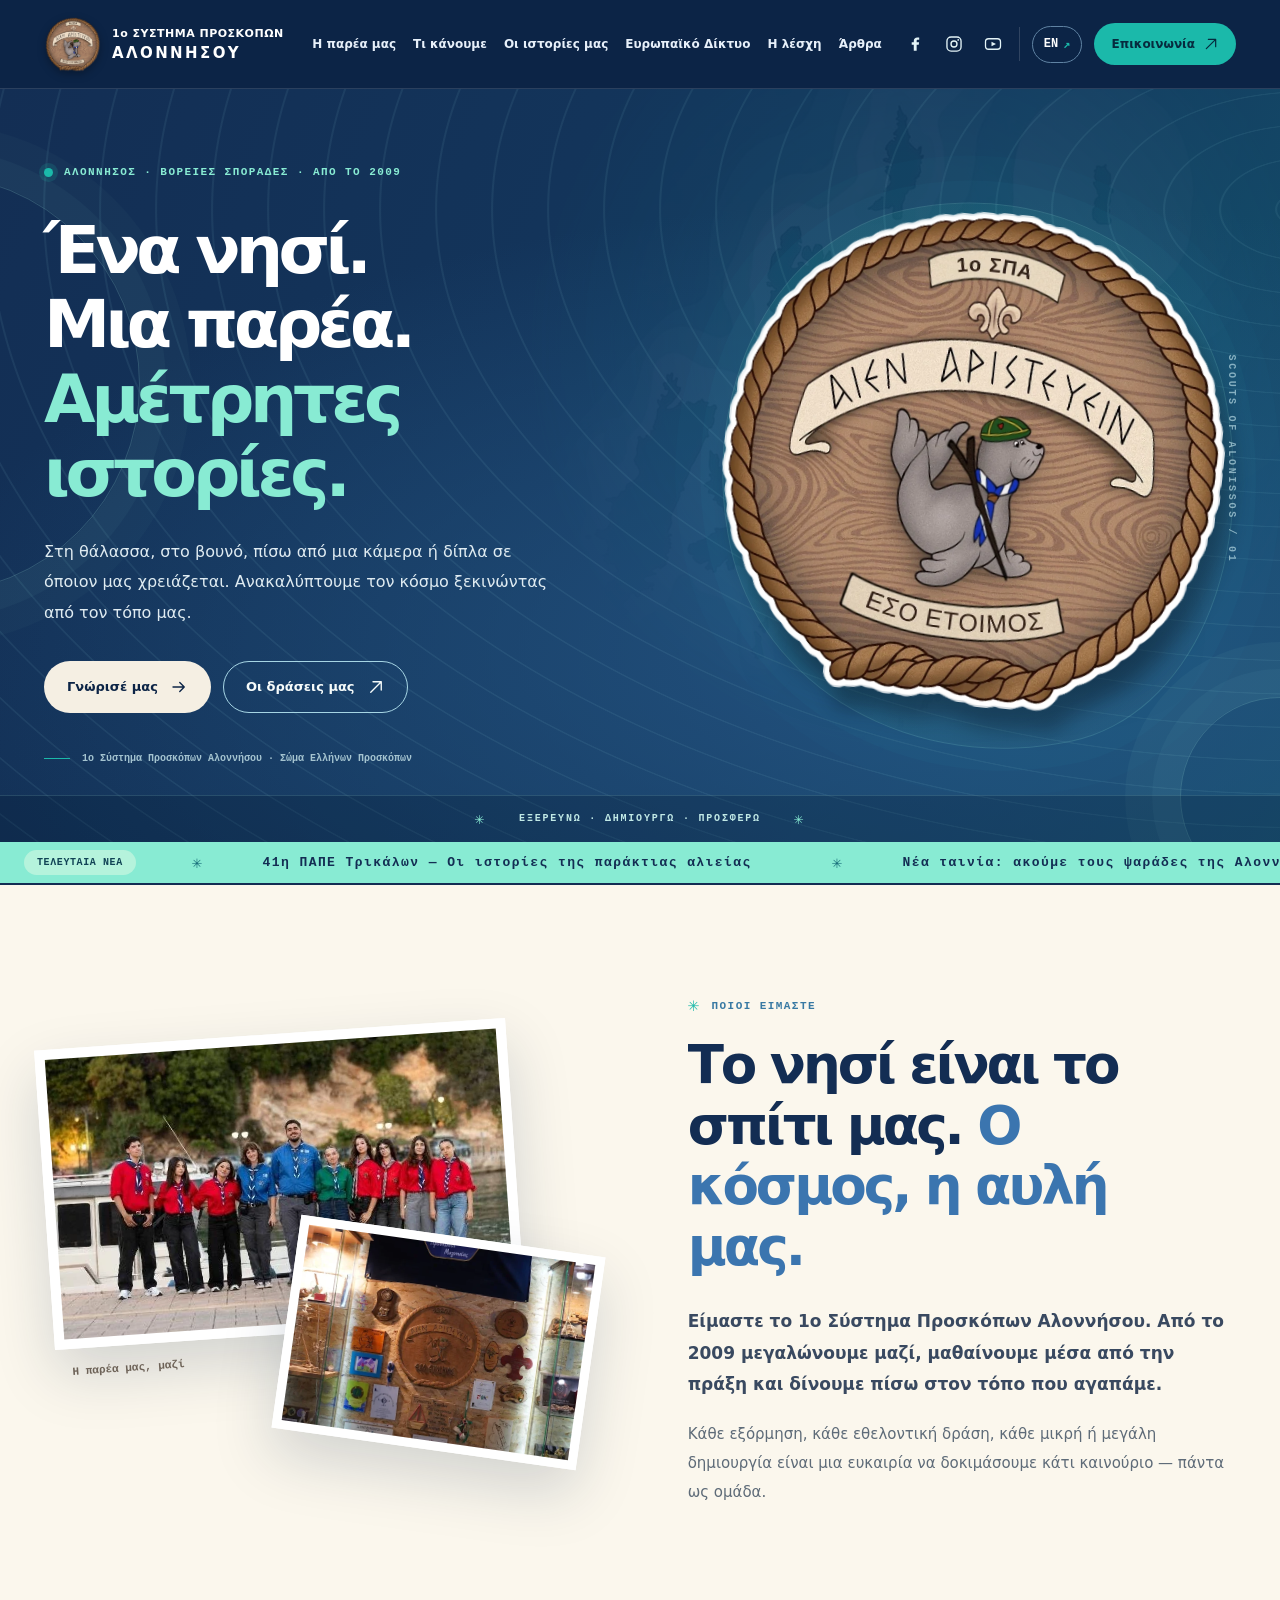
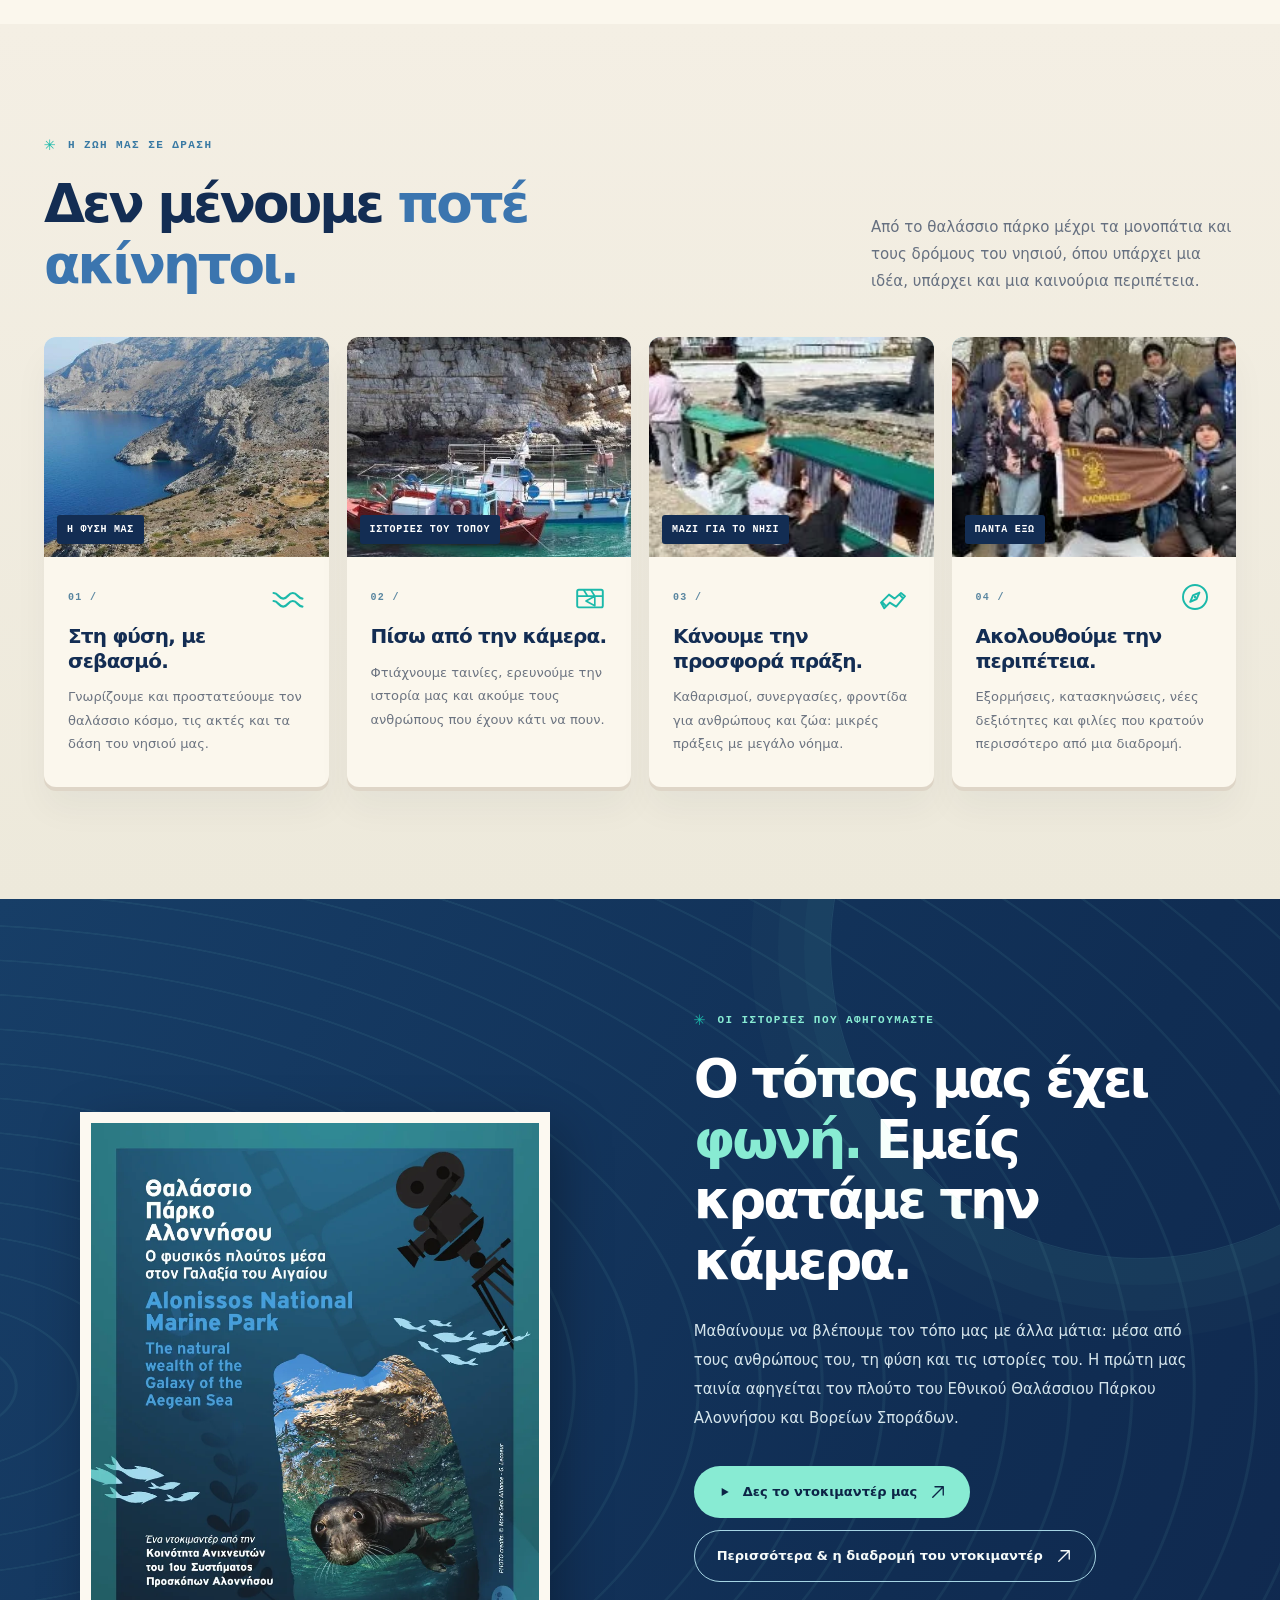
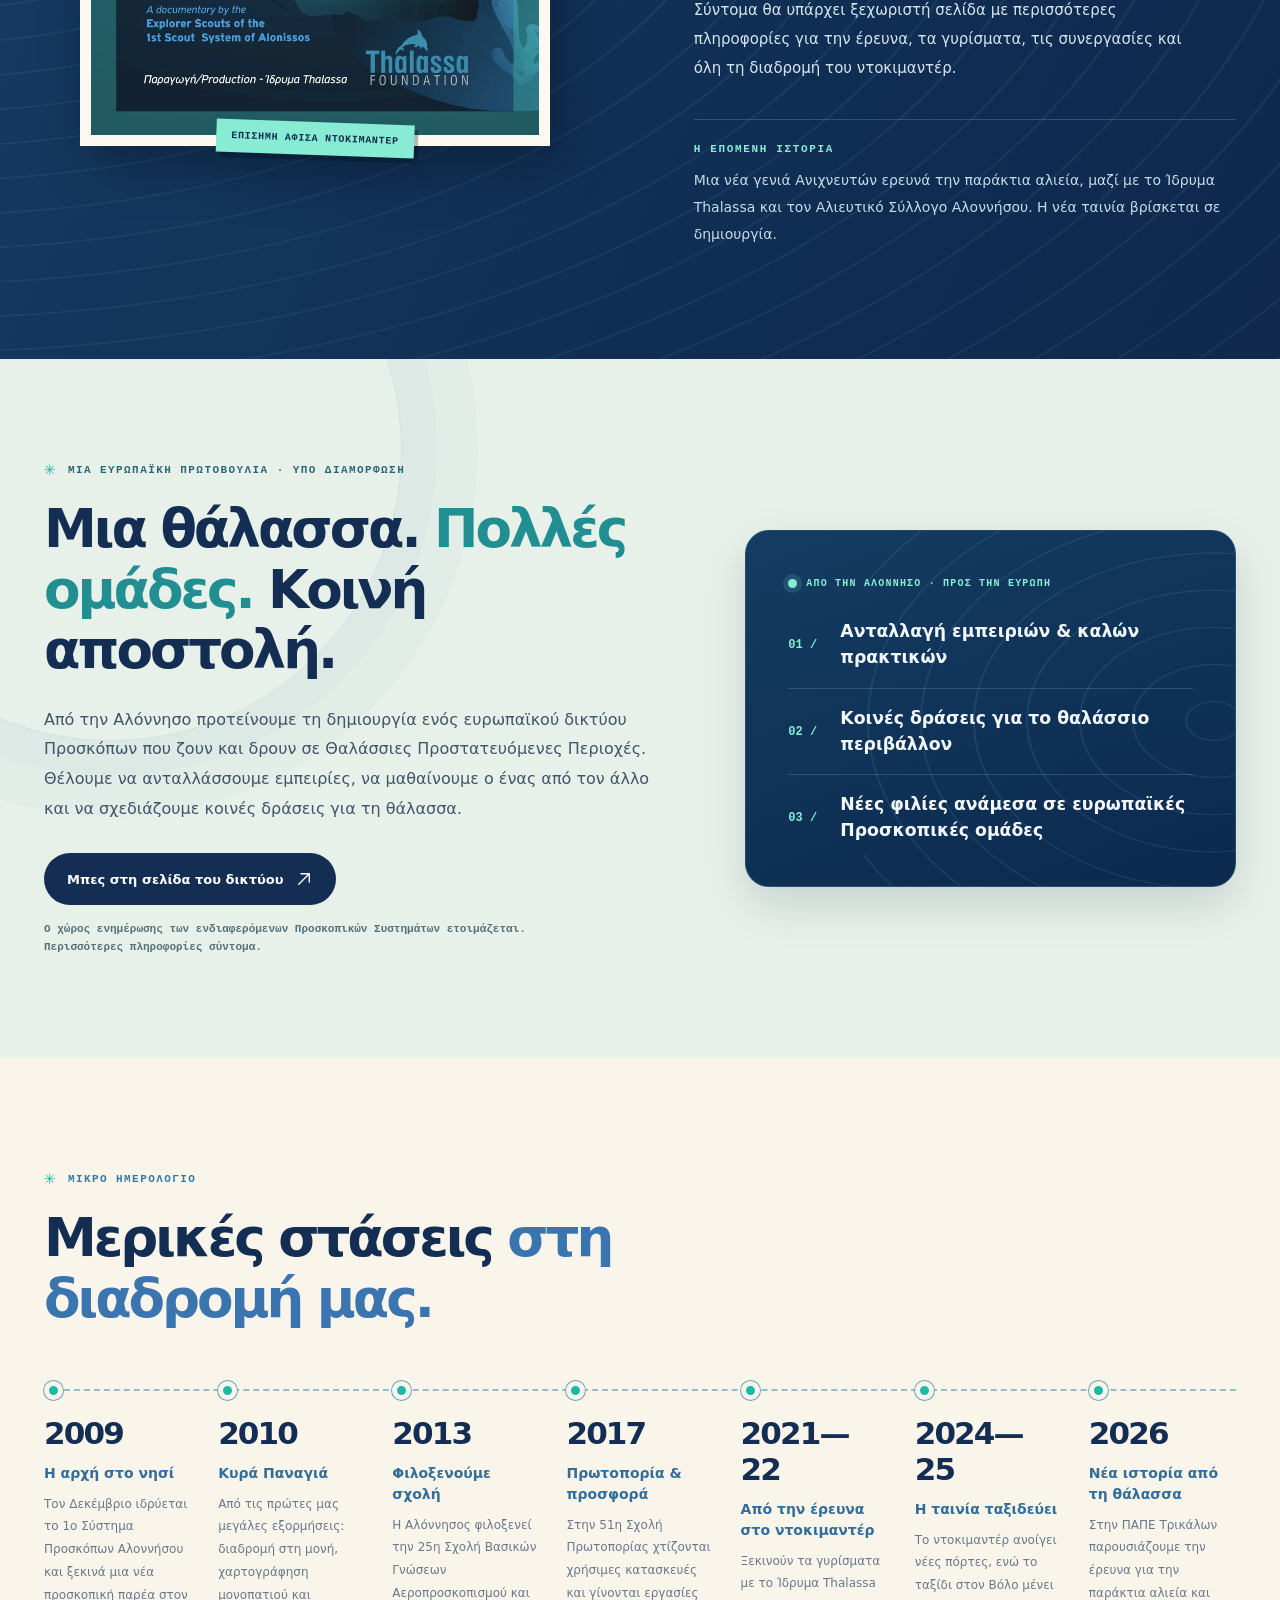
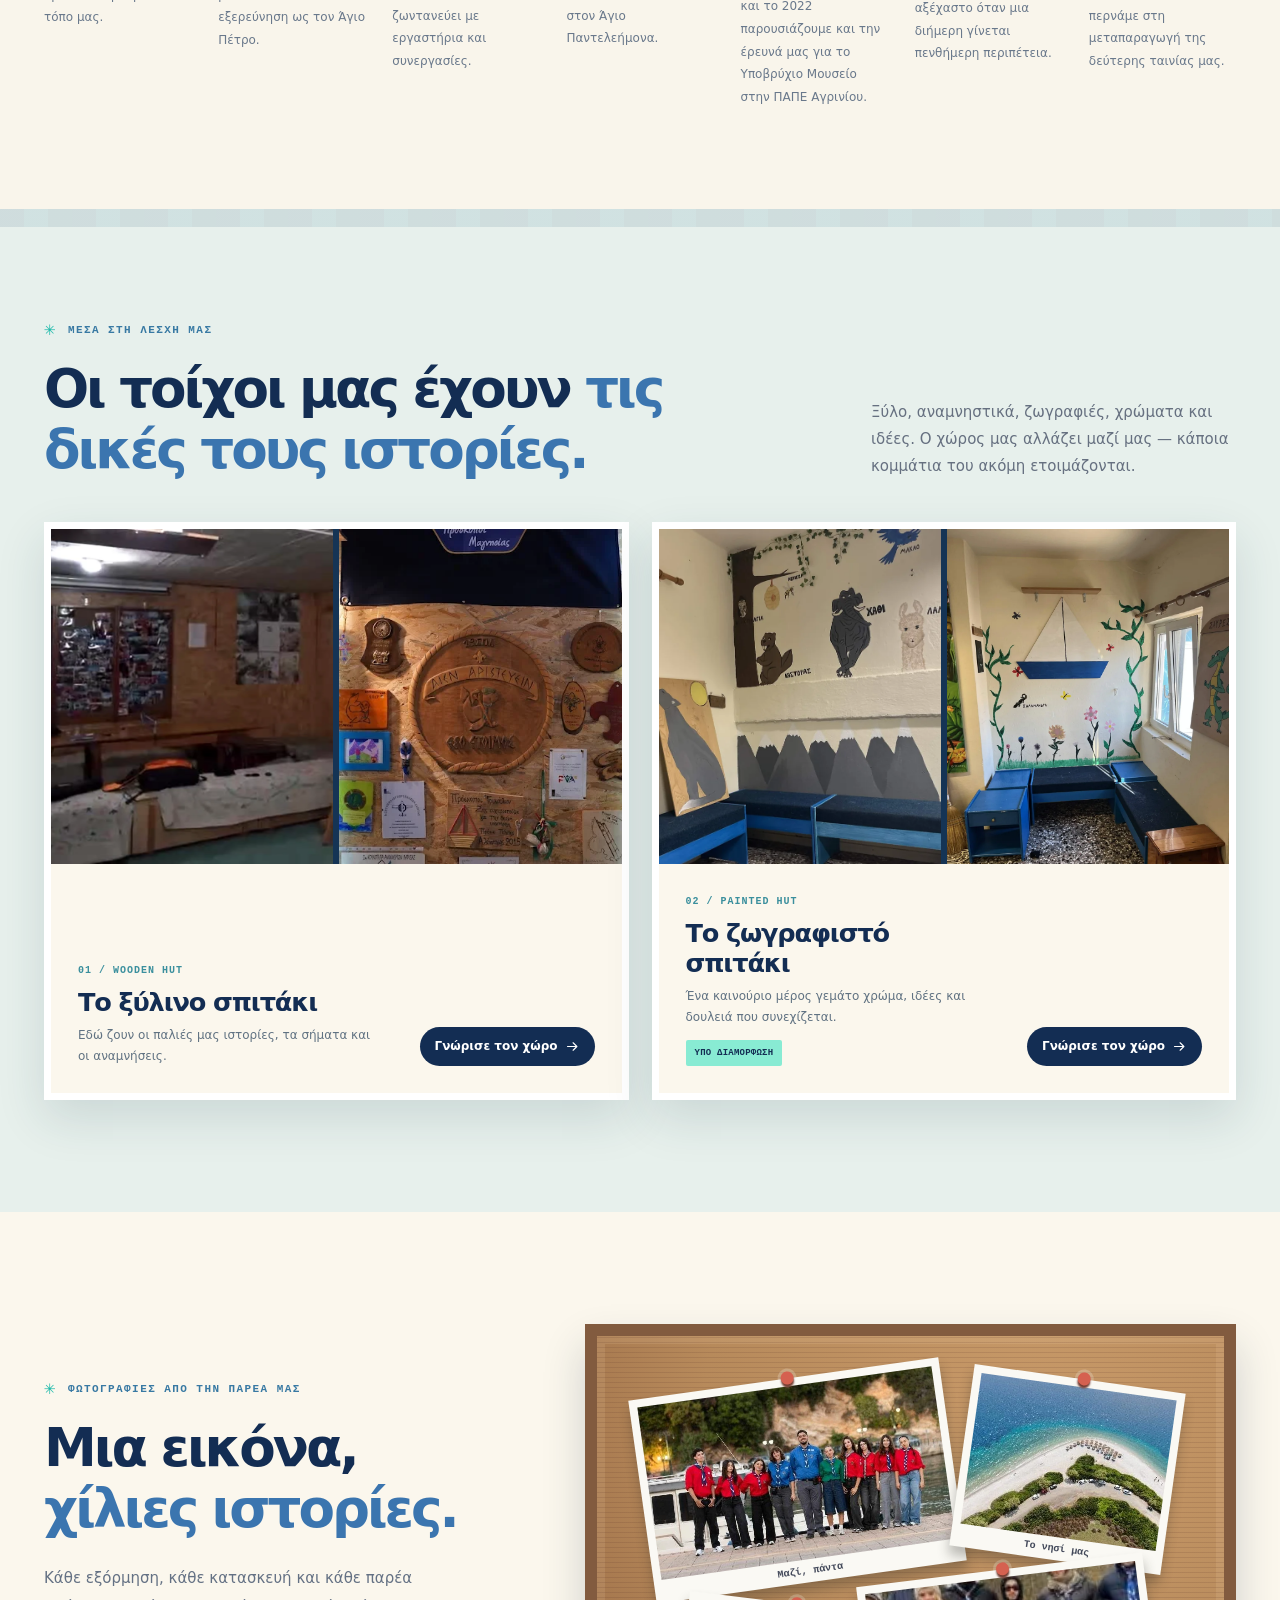
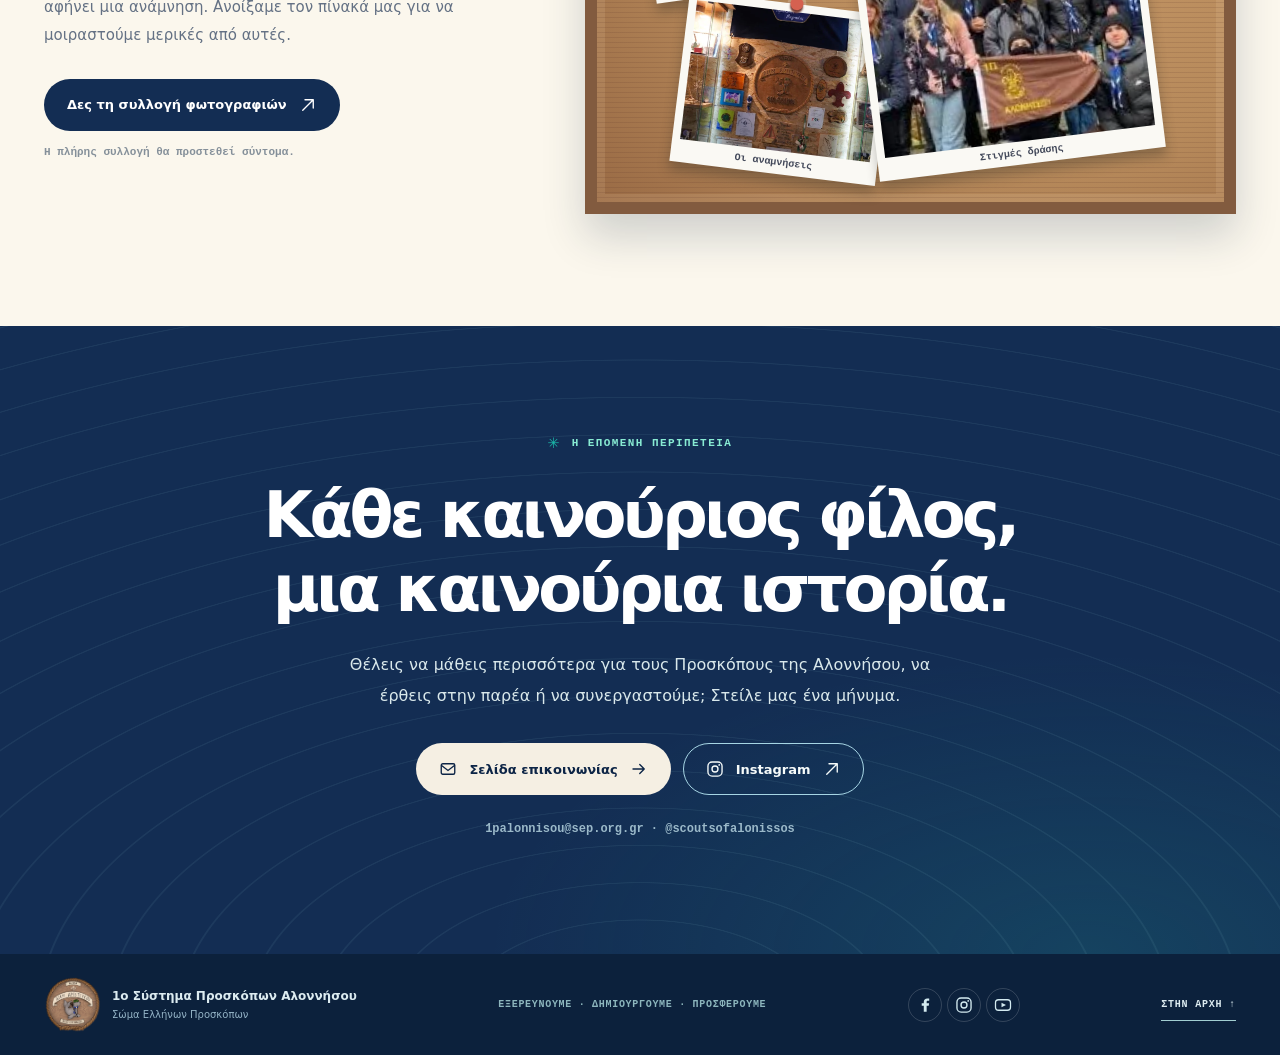
<file: index.html>
<!doctype html>
<html lang="el">
 <head>
  <meta charset="utf-8"/>
  <meta content="width=device-width, initial-scale=1" name="viewport"/>
  <meta content="#142d53" name="theme-color"/>
  <meta content="1ο Σύστημα Προσκόπων Αλοννήσου. Μια παρέα που εξερευνά, δημιουργεί και προσφέρει στο νησί της από το 2009." name="description"/>
  <meta content="website" property="og:type"/>
  <meta content="1ο Σύστημα Προσκόπων Αλοννήσου · Έσο Έτοιμος" property="og:title"/>
  <meta content="Ένα νησί. Μια παρέα. Αμέτρητες ιστορίες." property="og:description"/>
  <meta content="assets/seal.webp" property="og:image"/>
  <title>1ο Σύστημα Προσκόπων Αλοννήσου · Έσο Έτοιμος</title>
  <link href="assets/seal.webp" rel="icon" type="image/webp"/>
  <style>
   :root {
     --navy: #132d53;
     --navy-deep: #0c2446;
     --navy-muted: #224675;
     --blue: #4175be;
     --sky: #a0c8ef;
     --teal: #1bb9aa;
     --aqua: #88ebd3;
     --cream: #f5efe3;
     --paper: #fbf7ed;
     --cream-mid: #e7dbc5;
     --ink: #24324a;
     --wood: #a97650;
     --muted: #697586;
     --shadow: 0 25px 60px rgba(11,35,66,.17);
     --radius: 16px;
     --max: 1220px;
     --font: "Trebuchet MS","DejaVu Sans","Segoe UI",Arial,sans-serif;
     --mono: "Courier New","DejaVu Sans Mono",monospace;
   }
   * {
     box-sizing: border-box;
   }
   html {
     scroll-behavior: smooth;
     scroll-padding-top: 89px;
   }
   body {
     margin: 0;
     background: var(--cream);
     color: var(--ink);
     font-family: var(--font);
     -webkit-font-smoothing: antialiased;
     overflow-x: hidden;
   }
   a {
     color: inherit;
     text-decoration: none;
   }
   button {
     font: inherit;
   }
   img,svg {
     display: block;
     max-width: 100%;
   }
   svg {
     width: 24px;
     height: 24px;
   }
   figure,h1,h2,h3,p {
     margin: 0;
   }
   .container {
     width: min(var(--max),calc(100% - 88px));
     margin-inline: auto;
   }
   .svg-defs {
     height: 0;
     width: 0;
     position: absolute;
     overflow: hidden;
   }
   .skip-link {
     position: fixed;
     top: -100px;
     left: 10px;
     background: var(--paper);
     color: var(--navy);
     z-index: 100;
     padding: 12px 20px;
     border: 2px solid var(--navy);
   }
   .skip-link:focus {
     top: 8px;
   }
   :focus-visible {
     outline: 3px solid var(--teal);
     outline-offset: 4px;
   }
   /* header */
   .site-header {
     background: var(--navy-deep);
     position: sticky;
     top: 0;
     z-index: 50;
     border-bottom: 1px solid rgba(255,255,255,.13);
   }
   .header-inner {
     display: flex;
     align-items: center;
     justify-content: space-between;
     gap: 16px;
     min-height: 88px;
   }
   .brand {
     display: flex;
     align-items: center;
     gap: 11px;
     min-width: 240px;
     color: #fff;
   }
   .brand-seal {
     width: 57px;
     height: 57px;
     object-fit: contain;
     filter: drop-shadow(0 3px 4px rgba(0,0,0,.3));
   }
   .brand-text {
     display: flex;
     flex-direction: column;
     gap: 4px;
   }
   .brand-text strong {
     font-size: 11px;
     letter-spacing: .045em;
     font-weight: 900;
   }
   .brand-text small {
     font-size: 15px;
     letter-spacing: .16em;
     font-weight: 900;
   }
   .desktop-nav {
     display: flex;
     align-items: center;
     gap: 17px;
     margin-left: auto;
   }
   .desktop-nav a {
     color: #e7f0fa;
     font-size: 12px;
     font-weight: 800;
     position: relative;
     white-space: nowrap;
     transition: color .2s;
   }
   .desktop-nav a:after {
     content: "";
     position: absolute;
     left: 0;
     right: 100%;
     height: 2px;
     bottom: -8px;
     background: var(--aqua);
     transition: right .25s;
   }
   .desktop-nav a:hover {
     color: var(--aqua);
   }
   .desktop-nav a:hover:after {
     right: 0;
   }
   .header-actions {
     display: flex;
     align-items: center;
     gap: 12px;
   }
   .language-button {
     border: 1px solid #6083a3;
     background: transparent;
     color: #fff;
     display: flex;
     align-items: center;
     gap: 5px;
     border-radius: 99px;
     padding: 10px 11px;
     font-family: var(--mono);
     font-size: 12px;
     font-weight: bold;
     cursor: pointer;
   }
   .language-button:hover {
     border-color: var(--aqua);
     color: var(--aqua);
   }
   .language-swap {
     color: var(--teal);
     font-size: 12px;
   }
   .header-join {
     display: flex;
     align-items: center;
     gap: 8px;
     border-radius: 99px;
     padding: 13px 17px;
     background: var(--teal);
     color: #062b3e;
     font-weight: 900;
     font-size: 12px;
     white-space: nowrap;
     transition: transform .2s,background .2s;
   }
   .header-join svg {
     width: 16px;
     height: 16px;
   }
   .header-join:hover {
     transform: translateY(-2px);
     background: var(--aqua);
   }
   .menu-button {
     display: none;
     border: 0;
     background: transparent;
     color: #fff;
     padding: 12px;
     cursor: pointer;
   }
   .menu-button span {
     display: block;
     width: 23px;
     height: 2px;
     background: currentColor;
     margin: 6px 0;
     transition: transform .2s;
   }
   .menu-button[aria-expanded="true"] span:first-child {
     transform: translateY(4px) rotate(45deg);
   }
   .menu-button[aria-expanded="true"] span:last-child {
     transform: translateY(-4px) rotate(-45deg);
   }
   .mobile-nav[hidden] {
     display: none;
   }
   /* hero */
   .hero {
     position: relative;
     isolation: isolate;
     overflow: hidden;
     background: radial-gradient(ellipse 1300px 570px at 75% 75%,#23527f 0%,transparent 80%),linear-gradient(114deg,#132e54 0%,#13385e 62%,#146576 125%);
     color: white;
     min-height: 690px;
   }
   .hero:before {
     content: "";
     position: absolute;
     inset: 0;
     background-image: repeating-radial-gradient(ellipse 470px 280px at 102% 16%, transparent 0 28px, rgba(149,217,223,.14) 29px 30px,transparent 31px 56px);
     opacity: .56;
     z-index: -1;
     pointer-events: none;
   }
   .hero-contours {
     position: absolute;
     right: -60px;
     top: -165px;
     width: 65%;
     height: 850px;
     opacity: .08;
     transform: rotate(-11deg);
     background: url("assets/marine-map.webp") center/cover no-repeat;
     mask-image: radial-gradient(ellipse at center,#000 30%,transparent 70%);
     pointer-events: none;
   }
   .hero-bubble {
     position: absolute;
     border: 1px solid rgba(165,233,217,.2);
     border-radius: 50%;
     pointer-events: none;
   }
   .bubble-one {
     width: 420px;
     height: 420px;
     left: -280px;
     top: 85px;
     box-shadow: 0 0 0 26px rgba(165,233,217,.035),0 0 0 51px rgba(165,233,217,.025);
   }
   .bubble-two {
     width: 200px;
     height: 200px;
     right: -100px;
     bottom: -55px;
     box-shadow: 0 0 0 28px rgba(165,233,217,.045),0 0 0 55px rgba(165,233,217,.04);
   }
   .hero-grid {
     position: relative;
     display: grid;
     grid-template-columns: minmax(0,1.1fr) minmax(0,.9fr);
     gap: 15px;
     align-items: center;
     min-height: 650px;
     padding-block: 63px 76px;
   }
   .hero-copy {
     position: relative;
     z-index: 3;
     padding-top: 12px;
   }
   .eyebrow,.section-kicker {
     font: 900 11px/1.6 var(--mono);
     letter-spacing: .13em;
   }
   .hero-eyebrow {
     display: flex;
     align-items: center;
     gap: 11px;
     color: var(--aqua);
     margin-bottom: 31px;
   }
   .eyebrow-dot {
     width: 9px;
     height: 9px;
     border-radius: 50%;
     background: var(--teal);
     box-shadow: 0 0 0 5px rgba(30,203,173,.15);
   }
   h1 {
     font-weight: 900;
     letter-spacing: -.072em;
     font-size: clamp(49px,5.2vw,74px);
     line-height: 1.12;
     max-width: 760px;
   }
   h1 em {
     font-style: normal;
     color: var(--aqua);
     letter-spacing: -.065em;
     white-space: normal;
   }
   .hero-description {
     color: #dfebf1;
     font-size: 16px;
     line-height: 1.9;
     max-width: 520px;
     margin-top: 26px;
   }
   .hero-buttons,.contact-actions {
     display: flex;
     align-items: center;
     gap: 12px;
     flex-wrap: wrap;
     margin-top: 33px;
   }
   .button {
     display: inline-flex;
     align-items: center;
     justify-content: center;
     gap: 12px;
     border: 1px solid transparent;
     min-height: 52px;
     border-radius: 100px;
     padding: 14px 22px;
     font-size: 13px;
     font-weight: 900;
     white-space: nowrap;
     transition: transform .2s,background .2s,border-color .2s;
   }
   .button svg {
     width: 18px;
     height: 18px;
     flex-shrink: 0;
   }
   .button:hover {
     transform: translateY(-3px);
   }
   .button-cream {
     background: var(--cream);
     color: var(--navy-deep);
   }
   .button-cream:hover {
     background: #fff;
   }
   .button-outline {
     border-color: #a6d5e4;
     color: #f6fbfa;
     background: transparent;
   }
   .button-outline:hover {
     background: rgba(255,255,255,.12);
   }
   .button-mint {
     background: var(--aqua);
     color: var(--navy-deep);
   }
   .button-mint:hover {
     background: #beffe9;
   }
   .hero-note {
     display: flex;
     align-items: center;
     gap: 12px;
     font: 700 10px/1.4 var(--mono);
     color: #a5c4d0;
     margin-top: 39px;
   }
   .hero-note-line {
     width: 26px;
     height: 1px;
     background: var(--teal);
     flex: none;
   }
   .hero-art {
     position: relative;
     display: grid;
     place-items: center;
     align-self: stretch;
     min-height: 480px;
     z-index: 2;
   }
   .hero-map-shape {
     position: absolute;
     inset: 8% 0 2% 3%;
     border-radius: 47% 53% 43% 57%/53% 44% 56% 47%;
     background: linear-gradient(135deg,rgba(39,188,175,.2),rgba(107,197,197,.07));
     transform: rotate(-12deg);
     box-shadow: 0 0 0 1px rgba(145,227,211,.19),0 0 0 23px rgba(44,153,165,.05),0 0 0 48px rgba(44,153,165,.035);
   }
   .hero-seal-shadow {
     position: absolute;
     top: 72%;
     left: 17%;
     width: 66%;
     height: 80px;
     background: rgba(0,8,24,.5);
     border-radius: 50%;
     filter: blur(30px);
   }
   .hero-seal {
     width: min(108%,520px);
     height: auto;
     position: relative;
     transform: rotate(6deg);
     filter: drop-shadow(2px 0 0 rgba(255,255,255,.96)) drop-shadow(-2px 0 0 rgba(255,255,255,.96)) drop-shadow(0 2px 0 rgba(255,255,255,.96)) drop-shadow(0 -2px 0 rgba(255,255,255,.96)) drop-shadow(2px 2px 0 rgba(255,255,255,.92)) drop-shadow(-2px 2px 0 rgba(255,255,255,.92)) drop-shadow(2px -2px 0 rgba(255,255,255,.92)) drop-shadow(-2px -2px 0 rgba(255,255,255,.92)) drop-shadow(11px 21px 10px rgba(4,13,25,.35));
   }
   .hero-side-label {
     position: absolute;
     right: -10px;
     top: 50%;
     transform: translate(43%,-50%) rotate(90deg);
     font: 700 10px var(--mono);
     letter-spacing: .27em;
     color: rgba(207,238,245,.6);
   }
   .hero-sticker {
     position: absolute;
     bottom: 12%;
     left: -8%;
     background: var(--aqua);
     color: var(--navy);
     border: 3px solid var(--navy);
     outline: 2px dashed rgba(255,255,255,.6);
     outline-offset: 5px;
     width: 119px;
     height: 119px;
     border-radius: 50%;
     display: flex;
     flex-direction: column;
     align-items: center;
     justify-content: center;
     transform: rotate(-15deg);
     box-shadow: 7px 11px 0 rgba(7,22,38,.18);
   }
   .hero-sticker span {
     font-size: 21px;
     line-height: 1;
   }
   .hero-sticker strong {
     font-size: 14px;
     text-align: center;
     line-height: 1.15;
     letter-spacing: .025em;
   }
   .hero-bottomline {
     position: absolute;
     bottom: 0;
     left: 0;
     right: 0;
     background: rgba(3,22,45,.23);
     border-top: 1px solid rgba(176,237,240,.15);
     display: flex;
     align-items: center;
     justify-content: center;
     gap: 33px;
     padding: 13px 12px;
     color: #c1e9e6;
     font: 700 10px var(--mono);
     letter-spacing: .18em;
   }
   .hero-bottomline span:first-child,.hero-bottomline span:last-child {
     font-size: 16px;
     color: var(--aqua);
   }
   .ribbon {
     background: var(--aqua);
     color: var(--navy);
     overflow: hidden;
     height: 43px;
     display: flex;
     align-items: center;
     border-bottom: 2px solid var(--navy);
   }
   .ribbon-track {
     white-space: nowrap;
     min-width: max-content;
     animation: ribbon 35s linear infinite;
     font: 900 13px var(--mono);
     letter-spacing: .11em;
   }
   .ribbon-track span {
     margin-inline: 24px;
   }
   @keyframes ribbon {
     to {
       transform: translateX(-50%);
     }
   }
   /* shared section */
   .section {
     padding: 112px 0;
   }
   .section-kicker {
     display: flex;
     gap: 11px;
     align-items: center;
     color: #3879a3;
     margin-bottom: 19px;
   }
   .kicker-star {
     color: var(--teal);
     font-size: 19px;
     line-height: 1;
   }
   .section-title {
     font-size: clamp(38px,4.15vw,59px);
     line-height: 1.14;
     letter-spacing: -.057em;
     color: var(--navy);
     font-weight: 900;
     max-width: 750px;
   }
   .section-title em {
     font-style: normal;
     color: #3b75af;
   }
   .lead {
     font-size: 17px;
     line-height: 1.85;
     color: #394960;
     font-weight: 700;
   }
   .body-copy {
     font-size: 15px;
     line-height: 1.95;
     color: #5e6b78;
   }
   /* about */
   .about-section {
     background: var(--paper);
     position: relative;
   }
   .about-grid {
     display: grid;
     grid-template-columns: 1fr 1fr;
     gap: 8%;
     align-items: center;
   }
   .about-images {
     position: relative;
     min-height: 510px;
   }
   .photo-mat {
     background: white;
     border: 10px solid #fff;
     box-shadow: var(--shadow);
     position: absolute;
   }
   .photo-mat img {
     width: 100%;
     height: 100%;
     object-fit: cover;
   }
   .group-photo {
     left: 0;
     top: 34px;
     width: 86%;
     height: 300px;
     transform: rotate(-4deg);
   }
   .group-photo img {
     object-position: center 48%;
   }
   .photo-caption {
     position: absolute;
     bottom: -39px;
     left: 6px;
     color: #6d6257;
     font: 700 11px var(--mono);
     white-space: nowrap;
   }
   .wall-photo {
     width: 56%;
     height: 215px;
     right: 0;
     bottom: 23px;
     transform: rotate(8deg);
     border-width: 9px;
   }
   .about-content .section-title {
     margin-bottom: 29px;
   }
   .about-content .body-copy {
     margin-top: 19px;
   }
   /* activities */
   .activity-section {
     background: linear-gradient(180deg,#f4efe4,#ede9db);
   }
   .section-heading-row,.clubhouse-head {
     display: flex;
     justify-content: space-between;
     align-items: end;
     gap: 40px;
     margin-bottom: 42px;
   }
   .section-aside {
     font-size: 15px;
     line-height: 1.8;
     max-width: 365px;
     color: #667080;
   }
   .activity-grid {
     display: grid;
     grid-template-columns: repeat(4,minmax(0,1fr));
     gap: 18px;
   }
   .activity-card {
     border-radius: 12px;
     background: var(--paper);
     box-shadow: 0 4px 0 #ded5c7,0 22px 35px rgba(26,50,76,.045);
     overflow: hidden;
     transition: transform .25s,box-shadow .25s;
   }
   .activity-card:hover {
     transform: translateY(-8px) rotate(-.4deg);
     box-shadow: 0 6px 0 #ded5c7,0 25px 45px rgba(26,50,76,.14);
   }
   .activity-image {
     height: 220px;
     position: relative;
     overflow: hidden;
     background: #8cc3d3;
   }
   .activity-image img {
     height: 100%;
     width: 100%;
     object-fit: cover;
     transition: transform .35s;
   }
   .activity-card:hover .activity-image img {
     transform: scale(1.07);
   }
   .activity-give img,.activity-adventure img {
     filter: saturate(.9);
   }
   .image-tag {
     position: absolute;
     left: 13px;
     bottom: 13px;
     background: var(--navy);
     color: white;
     font: 900 10px var(--mono);
     letter-spacing: .07em;
     padding: 9px 10px;
     border-radius: 3px;
   }
   .activity-card-copy {
     position: relative;
     padding: 28px 24px 32px;
   }
   .activity-number {
     font: 900 10px var(--mono);
     color: #5986a0;
     letter-spacing: .13em;
   }
   .activity-card-copy>svg {
     position: absolute;
     right: 25px;
     top: 24px;
     width: 32px;
     height: 32px;
     color: var(--teal);
   }
   .activity-card h3 {
     font-size: 20px;
     line-height: 1.22;
     letter-spacing: -.04em;
     color: var(--navy);
     margin: 20px 0 12px;
   }
   .activity-card p {
     font-size: 13px;
     line-height: 1.8;
     color: #6c7481;
   }
   /* films */
   .films-section {
     padding: 112px 0;
     background: linear-gradient(116deg,#173e67 0%,#102d53 68%,#10284e 100%);
     color: #edf5f4;
     position: relative;
     overflow: hidden;
     isolation: isolate;
   }
   .films-section:before {
     content: "";
     position: absolute;
     inset: 0;
     background: repeating-radial-gradient(ellipse 380px 210px at -6% 46%,transparent 0 29px,rgba(130,231,211,.1) 30px 32px,transparent 33px 62px);
     opacity: .65;
     z-index: -1;
   }
   .films-decor {
     position: absolute;
     right: -170px;
     top: -260px;
     height: 620px;
     width: 620px;
     border-radius: 50%;
     border: 1px solid rgba(132,231,211,.12);
     box-shadow: 0 0 0 26px rgba(132,231,211,.025),0 0 0 52px rgba(132,231,211,.027),0 0 0 79px rgba(132,231,211,.02);
   }
   .films-layout {
     display: grid;
     grid-template-columns: 1fr 1fr;
     gap: 9%;
     align-items: center;
   }
   .light-kicker {
     color: var(--aqua);
   }
   .inverse-title {
     color: #fff;
     max-width: 570px;
     margin-bottom: 25px;
   }
   .inverse-title em {
     color: var(--aqua);
   }
   .film-content>p:not(.section-kicker):not(.film-secondary-label):not(.film-secondary-body) {
     font-size: 15px;
     line-height: 1.95;
     color: #d5e5ec;
     max-width: 520px;
   }
   .film-actions {
     display: flex;
     align-items: center;
     gap: 12px;
     flex-wrap: wrap;
     margin-top: 32px;
   }
   .film-content .button {
     margin-top: 0;
   }
   .film-content .play-inline {
     width: 14px;
     height: 14px;
   }
   .film-journey-note {
     margin-top: 14px;
     font-size: 12px;
     line-height: 1.8;
     color: #97bfd0;
     max-width: 560px;
   }
   .film-divider {
     height: 1px;
     background: rgba(169,225,227,.21);
     margin-top: 36px;
     margin-bottom: 23px;
   }
   .film-secondary-label {
     font: 900 11px var(--mono);
     letter-spacing: .15em;
     color: var(--aqua);
     margin-bottom: 12px;
   }
   .film-secondary-body {
     font-size: 14px;
     line-height: 1.9;
     color: #c6dce7;
   }

   /* European marine scouting network: project gateway */
   .network-section {
     position: relative;
     isolation: isolate;
     overflow: hidden;
     background: #e8f1e9;
     padding: 102px 0;
   }
   .network-section:before {
     content: "";
     position: absolute;
     top: -200px;
     left: -180px;
     width: 580px;
     height: 580px;
     border: 1px solid rgba(23,99,132,.1);
     border-radius: 50%;
     box-shadow: 0 0 0 35px rgba(23,99,132,.03),0 0 0 76px rgba(23,99,132,.025);
     pointer-events: none;
     z-index: -1;
   }
   .network-layout {
     display: grid;
     grid-template-columns: minmax(0,1.12fr) minmax(0,.88fr);
     gap: clamp(34px,6vw,94px);
     align-items: center;
   }
   .network-section .section-kicker {
     color: #296a77;
   }
   .network-title {
     max-width: 680px;
   }
   .network-title em {
     color: #218f91;
   }
   .network-intro {
     max-width: 640px;
     font-size: 16px;
     line-height: 1.85;
     margin: 24px 0 0;
     color: #40546a;
   }
   .network-actions {
     display: flex;
     flex-wrap: wrap;
     gap: 14px;
     align-items: center;
     margin-top: 30px;
   }
   .network-button {
     background: var(--navy);
     color: white;
   }
   .network-button:hover {
     background: #245582;
   }
   .network-note {
     color: #53717b;
     font: 700 11px/1.6 var(--mono);
     margin-top: 16px;
     max-width: 550px;
   }
   .network-panel {
     position: relative;
     overflow: hidden;
     background: linear-gradient(160deg,#143c62,#0c294e);
     color: #f2f7fb;
     border-radius: 24px;
     padding: clamp(26px,4vw,42px);
     min-height: 335px;
     border: 1px solid rgba(94,171,174,.23);
     box-shadow: 0 18px 45px rgba(12,36,70,.15);
   }
   .network-panel:before {
     content: "";
     position: absolute;
     inset: -55px -95px -80px 24%;
     background: repeating-radial-gradient(ellipse at 75% 50%,transparent 0 26px,rgba(136,235,211,.13) 27px 28px,transparent 29px 53px);
     opacity: .7;
     pointer-events: none;
   }
   .network-panel-content {
     position: relative;
     z-index: 1;
   }
   .network-panel-label {
     display: inline-flex;
     align-items: center;
     gap: 9px;
     color: var(--aqua);
     font: 900 10px/1.4 var(--mono);
     letter-spacing: .12em;
     margin-bottom: 28px;
   }
   .network-panel-label:before {
     content: "";
     width: 9px;
     height: 9px;
     border-radius: 50%;
     background: var(--aqua);
     box-shadow: 0 0 0 5px rgba(136,235,211,.14);
   }
   .network-principles {
     display: grid;
     gap: 17px;
     list-style: none;
     padding: 0;
     margin: 0;
   }
   .network-principles li {
     display: grid;
     grid-template-columns: 38px 1fr;
     align-items: center;
     gap: 14px;
     padding-bottom: 17px;
     border-bottom: 1px solid rgba(206,235,239,.16);
   }
   .network-principles li:last-child {
     padding-bottom: 0;
     border-bottom: 0;
   }
   .network-principles li span {
     font: 900 12px var(--mono);
     color: var(--aqua);
   }
   .network-principles li strong {
     font-size: clamp(15px,1.35vw,19px);
     font-weight: 800;
     line-height: 1.5;
   }
   @media (max-width:900px) {
     .network-layout { grid-template-columns: 1fr; gap: 35px; }
     .network-section { padding: 78px 0; }
     .network-panel { min-height: auto; }
   }
   @media (max-width:640px) {
     .network-section { padding: 70px 0; }
     .network-intro { font-size: 14px; }
     .network-panel { padding: 27px 23px; border-radius: 18px; }
     .network-principles li strong { font-size: 15px; }
     .network-button { width: 100%; white-space: normal; text-align: center; }
   }

   /* timeline */
   .timeline-section {
     background: #f9f5eb;
     padding-bottom: 100px;
   }
   .timeline-head {
     margin-bottom: 50px;
   }
   .timeline-track {
     display: grid;
     grid-template-columns: repeat(7,minmax(0,1fr));
     gap: 27px;
     position: relative;
   }
   .timeline-track:before {
     content: "";
     position: absolute;
     top: 9px;
     left: 0;
     right: 0;
     border-top: 2px dashed #97bbc8;
   }
   .timeline-item {
     position: relative;
     padding-top: 35px;
   }
   .timeline-dot {
     position: absolute;
     top: 1px;
     left: 0;
     width: 19px;
     height: 19px;
     border: 5px solid #f9f5eb;
     box-shadow: 0 0 0 1px #69a5b8;
     background: var(--teal);
     border-radius: 50%;
     z-index: 1;
   }
   .timeline-item>strong {
     display: block;
     font-size: 31px;
     letter-spacing: -.06em;
     color: var(--navy);
     font-weight: 900;
   }
   .timeline-item h3 {
     font-size: 14px;
     color: #326e99;
     line-height: 1.5;
     margin: 12px 0 9px;
     font-weight: 900;
   }
   .timeline-item p {
     font-size: 12px;
     line-height: 1.9;
     color: #69788b;
   }
   /* clubhouse */
   .clubhouse-section {
     background: #e7f0ec;
     position: relative;
   }
   .clubhouse-section:before {
     content: "";
     position: absolute;
     top: 0;
     left: 0;
     right: 0;
     height: 18px;
     background: repeating-linear-gradient(90deg,#224e73 0 24px,#2b7994 24px 48px,#1f536f 48px 72px);
     opacity: .12;
   }
   .clubhouse-grid {
     display: grid;
     grid-template-columns: 1.45fr .82fr .7fr;
     gap: 20px;
     align-items: stretch;
   }
   .tag-under-construction {
     font: 900 9px var(--mono);
     letter-spacing: .025em;
     padding: 8px 9px;
     background: var(--aqua);
     color: var(--navy);
     border-radius: 2px;
   }
   /* poster board */
   .poster-section {
     background: var(--paper);
     overflow: hidden;
   }
   .poster-grid {
     display: grid;
     grid-template-columns: .8fr 1.2fr;
     align-items: center;
     gap: 9%;
   }
   .poster-content .section-title {
     margin-bottom: 25px;
   }
   .poster-content>p:not(.section-kicker) {
     max-width: 420px;
     font-size: 15px;
     line-height: 1.9;
     color: #647184;
   }
   .bulletin-board {
     background: linear-gradient(145deg,#d5ac7e,#ae7b50);
     box-shadow: inset 0 0 0 12px rgba(119,74,37,.3),0 22px 40px rgba(20,41,64,.19);
     border: 12px solid #8d6443;
     position: relative;
     min-height: 520px;
     display: flex;
     align-items: center;
     justify-content: center;
     gap: 28px;
     padding: 40px 40px 28px;
   }
   .bulletin-board:before {
     content: "";
     position: absolute;
     inset: 0;
     opacity: .15;
     background: repeating-linear-gradient(0deg,transparent 0 4px,#5b3229 4.5px 5px);
   }
   .poster-pin {
     position: absolute;
     left: 50%;
     top: -8px;
     width: 17px;
     height: 17px;
     border-radius: 50%;
     background: #e66b50;
     box-shadow: 0 3px 2px #733b30,0 0 0 3px rgba(255,255,255,.2);
     z-index: 2;
   }
   /* contact */
   .contact-section {
     background: radial-gradient(ellipse 600px 300px at 85% 100%,rgba(33,178,163,.16),transparent),var(--navy);
     color: #fff;
     position: relative;
     overflow: hidden;
     text-align: center;
     padding: 108px 0 115px;
   }
   .contact-waves {
     position: absolute;
     inset: 0;
     background: repeating-radial-gradient(ellipse 450px 240px at 50% 110%,transparent 0 40px,rgba(159,224,227,.13) 41px 42px,transparent 43px 70px);
     opacity: .55;
   }
   .contact-inner {
     position: relative;
     display: flex;
     flex-direction: column;
     align-items: center;
   }
   .contact-section .section-kicker {
     margin-bottom: 25px;
   }
   .contact-section h2 {
     font-size: clamp(37px,5vw,67px);
     line-height: 1.16;
     letter-spacing: -.06em;
     max-width: 910px;
   }
   .contact-inner>p:not(.section-kicker):not(.contact-mail) {
     font-size: 16px;
     line-height: 1.9;
     color: #d9e8eb;
     max-width: 630px;
     margin-top: 24px;
   }
   .contact-actions {
     justify-content: center;
     margin-top: 32px;
   }
   .contact-mail {
     color: #9bb9c9;
     font: 700 12px var(--mono);
     margin-top: 25px;
     line-height: 1.6;
   }
   /* footer */
   .site-footer {
     background: #0c213c;
     color: #dcebf0;
     padding: 22px 0;
   }
   .footer-inner {
     display: flex;
     align-items: center;
     justify-content: space-between;
     gap: 23px;
   }
   .footer-brand {
     display: flex;
     align-items: center;
     gap: 11px;
   }
   .footer-brand img {
     width: 57px;
     height: 57px;
     object-fit: contain;
   }
   .footer-brand span {
     display: flex;
     flex-direction: column;
     gap: 6px;
   }
   .footer-brand strong {
     font-size: 12px;
   }
   .footer-brand small {
     font-size: 10px;
     color: #94b3c6;
   }
   .footer-motto {
     font: 900 10px var(--mono);
     letter-spacing: .07em;
     color: #8db6bd;
   }
   .back-to-top {
     font: 900 10px var(--mono);
     letter-spacing: .08em;
     border-bottom: 1px solid #a2ced1;
     padding: 10px 0;
     white-space: nowrap;
   }
   /* reveal progressive enhancement */
   .js-ready .reveal {
     opacity: 0;
     transform: translateY(27px);
     transition: opacity .65s ease,transform .65s ease;
   }
   .js-ready .reveal.is-visible {
     opacity: 1;
     transform: none;
   }
   /* Keep the extended desktop navigation from overflowing on compact laptops. */
   @media (min-width:901px) and (max-width:1050px) {
     .desktop-nav,.header-join { display: none; }
     .menu-button { display: block; }
     .mobile-nav:not([hidden]) {
       display: flex;
       flex-direction: column;
       border-top: 1px solid rgba(255,255,255,.12);
       background: #0d2647;
       padding: 17px 24px 25px;
     }
     .mobile-nav a {
       color: white;
       font-size: 15px;
       font-weight: 800;
       padding: 13px;
       border-bottom: 1px solid rgba(255,255,255,.1);
     }
   }
   /* responsive */
   @media (max-width:1160px) {
     .desktop-nav {
       gap: 14px;
     }
     .desktop-nav a {
       font-size: 11px;
     }
     .brand {
       min-width: 205px;
     }
     .brand-text strong {
       font-size: 10px;
     }
     .brand-text small {
       font-size: 13px;
     }
     .hero-seal {
       width: min(110%,490px);
     }
     .hero-sticker {
       left: -2%;
     }
     .activity-card-copy {
       padding: 24px 18px 26px;
     }
     .activity-card h3 {
       font-size: 18px;
     }
     .activity-image {
       height: 185px;
     }
     .clubhouse-grid {
       grid-template-columns: 1.2fr 1fr;
     }
   }
   @media (max-width:900px) {
     .container {
       width: min(var(--max),calc(100% - 48px));
     }
     .desktop-nav,.header-join {
       display: none;
     }
     .menu-button {
       display: block;
     }
     .header-inner {
       min-height: 77px;
     }
     .mobile-nav:not([hidden]) {
       display: flex;
       flex-direction: column;
       border-top: 1px solid rgba(255,255,255,.12);
       background: #0d2647;
       padding: 17px 24px 25px;
     }
     .mobile-nav a {
       color: white;
       font-size: 15px;
       font-weight: 800;
       padding: 13px;
       border-bottom: 1px solid rgba(255,255,255,.1);
     }
     .hero-grid {
       grid-template-columns: 1fr .8fr;
       min-height: 600px;
       gap: 8px;
     }
     h1 {
       font-size: clamp(45px,6vw,68px);
     }
     .hero-seal {
       width: 110%;
     }
     .hero-description {
       font-size: 14px;
     }
     .hero-sticker {
       width: 86px;
       height: 86px;
       bottom: 17%;
       left: 0;
     }
     .hero-sticker strong {
       font-size: 11px;
     }
     .hero-side-label {
       display: none;
     }
     .section {
       padding: 83px 0;
     }
     .about-grid {
       gap: 6%;
     }
     .about-images {
       min-height: 430px;
     }
     .group-photo {
       height: 245px;
     }
     .wall-photo {
       height: 180px;
     }
     .activity-grid {
       grid-template-columns: repeat(2,1fr);
     }
     .activity-image {
       height: 250px;
     }
     .films-layout {
       gap: 5%;
     }
     .timeline-track {
       grid-template-columns: repeat(4,1fr);
       row-gap: 40px;
     }
     .timeline-track:before {
       display: none;
     }
     .timeline-dot {
       top: 0;
     }
     .poster-grid {
       gap: 4%;
     }
     .bulletin-board {
       padding: 28px 24px;
       min-height: 430px;
       gap: 14px;
     }
   }
   @media (max-width:640px) {
     .container {
       width: calc(100% - 36px);
     }
     html {
       scroll-padding-top: 78px;
     }
     .site-header {
       position: sticky;
     }
     .header-inner {
       gap: 5px;
     }
     .brand {
       gap: 7px;
       min-width: 0;
     }
     .brand-seal {
       width: 44px;
       height: 44px;
     }
     .brand-text strong {
       font-size: 8px;
     }
     .brand-text small {
       font-size: 11px;
       letter-spacing: .13em;
     }
     .language-button {
       padding: 9px;
     }
     .hero-grid {
       grid-template-columns: 1fr;
       padding: 63px 0 80px;
       gap: 14px;
     }
     .hero-copy {
       padding: 0 3px;
     }
     .hero-eyebrow {
       font-size: 9px;
       letter-spacing: .06em;
       margin-bottom: 27px;
     }
     h1 {
       font-size: clamp(43px,10.8vw,64px);
     }
     h1 em {
       white-space: normal;
     }
     .hero-description {
       font-size: 14px;
       line-height: 1.75;
       max-width: 460px;
       margin-top: 23px;
     }
     .hero-buttons {
       gap: 9px;
     }
     .hero-buttons .button {
       padding: 12px 17px;
       font-size: 12px;
       min-height: 47px;
     }
     .hero-note {
       margin-top: 23px;
       font-size: 9px;
     }
     .hero-art {
       min-height: 300px;
       max-width: 420px;
       margin-inline: auto;
       width: 100%;
     }
     .hero-map-shape {
       inset: 7% 12%;
     }
     .hero-seal {
       width: min(79%,355px);
       transform: rotate(4deg);
     }
     .hero-sticker {
       left: 10%;
       bottom: 10%;
       width: 88px;
       height: 88px;
     }
     .hero-bottomline {
       font-size: 8px;
       letter-spacing: .07em;
       gap: 13px;
     }
     .ribbon {
       height: 35px;
     }
     .ribbon-track {
       font-size: 11px;
     }
     .ribbon-track span {
       margin-inline: 15px;
     }
     .section {
       padding: 76px 0;
     }
     .section-title {
       font-size: clamp(36px,8.5vw,47px);
     }
     .about-grid {
       grid-template-columns: 1fr;
       gap: 22px;
     }
     .about-images {
       min-height: 395px;
       max-width: 500px;
       width: 100%;
       margin-inline: auto;
     }
     .group-photo {
       top: 18px;
       height: 235px;
     }
     .wall-photo {
       bottom: 24px;
       height: 174px;
     }
     .about-content .section-title {
       margin-bottom: 20px;
     }
     .lead {
       font-size: 15px;
     }
     .body-copy {
       font-size: 14px;
     }
     .section-heading-row,.clubhouse-head {
       display: block;
       margin-bottom: 28px;
     }
     .section-aside {
       margin-top: 20px;
       font-size: 14px;
     }
     .activity-grid {
       grid-template-columns: 1fr;
       gap: 17px;
     }
     .activity-card {
       display: grid;
       grid-template-columns: 38% 62%;
       min-height: 210px;
     }
     .activity-image {
       height: auto;
       min-height: 210px;
     }
     .activity-card-copy {
       padding: 17px 18px 21px;
     }
     .activity-card-copy>svg {
       width: 24px;
       height: 24px;
       right: 19px;
       top: 18px;
     }
     .activity-card h3 {
       font-size: 18px;
       margin: 17px 0 10px;
     }
     .activity-card p {
       font-size: 12px;
       line-height: 1.7;
     }
     .image-tag {
       font-size: 8px;
       left: 8px;
       bottom: 9px;
       padding: 8px 7px;
     }
     .films-section {
       padding: 75px 0;
     }
     .films-layout {
       grid-template-columns: 1fr;
     }
     .inverse-title {
       font-size: clamp(34px,8.2vw,46px);
     }
     .film-content>p:not(.section-kicker):not(.film-secondary-label):not(.film-secondary-body) {
       font-size: 14px;
     }
     .timeline-track {
       grid-template-columns: repeat(2,1fr);
       gap: 26px 23px;
     }
     .timeline-head {
       margin-bottom: 31px;
     }
     .timeline-item {
       padding-top: 31px;
     }
     .timeline-item>strong {
       font-size: 27px;
     }
     .timeline-item p {
       font-size: 12px;
     }
     .clubhouse-grid {
       grid-template-columns: 1fr;
     }
     .poster-grid {
       grid-template-columns: 1fr;
       gap: 35px;
     }
     .bulletin-board {
       width: 100%;
       min-height: 390px;
       padding: 22px;
       gap: 9px;
     }
     .contact-section {
       padding: 75px 0 82px;
     }
     .contact-section h2 {
       font-size: clamp(35px,8.5vw,51px);
     }
     .contact-inner>p:not(.section-kicker):not(.contact-mail) {
       font-size: 14px;
     }
     .contact-actions .button {
       padding: 12px 17px;
       font-size: 12px;
     }
     .contact-mail {
       font-size: 10px;
       word-break: break-word;
     }
     .footer-inner {
       flex-wrap: wrap;
     }
     .footer-motto {
       display: none;
     }
   }
   @media (max-width:370px) {
     .brand-text strong {
       font-size: 7px;
     }
     .brand-text small {
       font-size: 10px;
     }
     .brand-seal {
       width: 39px;
       height: 39px;
     }
     h1 {
       font-size: 40px;
     }
     .activity-card {
       grid-template-columns: 35% 65%;
     }
     .activity-card-copy {
       padding: 15px 12px;
     }
     .activity-card h3 {
       font-size: 16px;
     }
     .bulletin-board {
       padding: 18px 14px;
     }
   }
   @media (prefers-reduced-motion:reduce) {
     *,*:before,*:after {
       scroll-behavior: auto !important;
       transition: none !important;
       animation: none !important;
     }
     .js-ready .reveal {
       opacity: 1;
       transform: none;
     }
   }
   /* News ticker, film poster, hut photos, and scrapbook gallery */
   .header-social,.mobile-social,.footer-social {
     display: flex;
     align-items: center;
     gap: 5px;
   }
   .header-social a,.mobile-social a,.footer-social a {
     display: grid;
     place-items: center;
     width: 34px;
     height: 34px;
     color: #e4f4f7;
     border-radius: 50%;
     transition: background .2s,color .2s;
   }
   .header-social a:hover,.mobile-social a:hover,.footer-social a:hover {
     background: rgba(136,235,211,.14);
     color: var(--aqua);
   }
   .header-social svg,.mobile-social svg,.footer-social svg {
     width: 18px;
     height: 18px;
   }
   .header-social {
     border-right: 1px solid rgba(255,255,255,.15);
     padding-right: 9px;
   }
   .mobile-social {
     padding: 12px 12px 1px;
     gap: 12px;
   }
   .mobile-social a {
     border: 1px solid rgba(255,255,255,.22);
     width: 45px;
     height: 45px;
   }
   .ribbon {
     position: relative;
   }
   .ribbon-track {
     display: flex;
     align-items: center;
     gap: 0;
     animation: ribbon 44s linear infinite;
   }
   .ribbon-label {
     color: #114355;
     background: #b5f3dc;
     border-radius: 20px;
     padding: 7px 13px;
     font-size: 10px;
     letter-spacing: .06em;
     margin-inline: 12px;
     white-space: nowrap;
   }
   .ribbon-story {
     display: inline-flex;
     gap: 11px;
     align-items: center;
     padding: 10px 24px 10px 8px;
     min-width: max-content;
     transition: opacity .2s;
   }
   .ribbon-story:hover {
     text-decoration: underline;
   }
   .ribbon-star {
     color: #176c79;
     font-size: 17px;
     margin: 0;
   }
   .ribbon:hover .ribbon-track,.ribbon:focus-within .ribbon-track {
     animation-play-state: paused;
   }
   .about-images .wall-photo {
     bottom: 60px;
   }
   .about-content .body-copy {
     margin-bottom: 5px;
   }
   .documentary-poster {
     width: min(100%,470px);
     position: relative;
     margin-inline: auto;
     filter: drop-shadow(10px 18px 25px rgba(0,0,0,.3));
     transform: rotate(-2deg);
     border: 11px solid rgba(252,249,240,.9);
     background: white;
     align-self: center;
   }
   .documentary-poster img {
     display: block;
     width: 100%;
     height: auto;
   }
   .documentary-poster figcaption {
     position: absolute;
     left: 50%;
     bottom: -20px;
     transform: translateX(-50%) rotate(2deg);
     background: var(--aqua);
     color: var(--navy);
     font: 900 10px/1.3 var(--mono);
     letter-spacing: .07em;
     padding: 10px 15px;
     white-space: nowrap;
     box-shadow: 4px 5px 0 rgba(3,12,28,.28);
   }
   .clubhouse-pair {
     display: grid;
     grid-template-columns: repeat(2,minmax(0,1fr));
     gap: 23px;
   }
   .hut-card {
     background: var(--paper);
     border: 7px solid white;
     box-shadow: 0 18px 45px rgba(29,65,81,.14);
     display: flex;
     flex-direction: column;
     min-width: 0;
     position: relative;
   }
   .hut-photos {
     display: grid;
     grid-template-columns: 1fr 1fr;
     gap: 6px;
     background: #153455;
     height: 335px;
     overflow: hidden;
   }
   .hut-photos img {
     width: 100%;
     height: 100%;
     object-fit: cover;
     min-width: 0;
     transition: transform .35s;
   }
   .hut-card:hover .hut-photos img {
     transform: scale(1.04);
   }
   .hut-wood .hut-photos img:first-child {
     object-position: center center;
   }
   .hut-wood .hut-photos img:nth-child(2) {
     object-position: center center;
   }
   .hut-painted .hut-photos img:first-child {
     object-position: 55% center;
   }
   .hut-painted .hut-photos img:nth-child(2) {
     object-position: 50% 50%;
   }
   .hut-details {
     padding: 25px 27px 27px;
     display: flex;
     justify-content: space-between;
     align-items: end;
     gap: 28px;
     flex: 1;
   }
   .hut-details h3 {
     font-size: clamp(20px,2vw,26px);
     font-weight: 900;
     letter-spacing: -.045em;
     color: var(--navy);
     margin: 10px 0 8px;
   }
   .hut-details p {
     font-size: 12px;
     color: #607282;
     line-height: 1.7;
     max-width: 300px;
   }
   .hut-index {
     font: 900 10px var(--mono);
     letter-spacing: .1em;
     color: #3a8f9d;
   }
   .hut-details .tag-under-construction {
     display: inline-block;
     margin-top: 13px;
   }
   .hut-link {
     flex: none;
     display: inline-flex;
     align-items: center;
     gap: 7px;
     background: var(--navy);
     color: white;
     border-radius: 100px;
     font-size: 12px;
     font-weight: 900;
     padding: 12px 15px;
     white-space: nowrap;
   }
   .hut-link svg {
     width: 15px;
     height: 15px;
   }
   .hut-link:hover {
     background: #3178aa;
   }
   .gallery-preview-grid {
     align-items: center;
   }
   .button-gallery {
     margin-top: 29px;
     background: var(--navy);
     color: white;
   }
   .button-gallery:hover {
     background: #31678f;
   }
   .poster-content .gallery-soon {
     font: 700 11px var(--mono) !important;
     margin-top: 15px;
     color: #85909a !important;
   }
   .gallery-board {
     min-height: 490px;
     padding: 0;
     display: block;
     position: relative;
     background: radial-gradient(circle at 70% 20%,#c89a69,#b78a5b 58%,#9a6b45);
     border: 12px solid #825b3f;
     box-shadow: inset 0 0 0 8px rgba(244,214,174,.13),0 22px 40px rgba(20,41,64,.19);
   }
   .gallery-polaroid {
     background: #faf9f4;
     padding: 8px 8px 23px;
     box-shadow: 0 9px 12px rgba(40,39,33,.3);
     position: absolute;
     z-index: 1;
     transition: transform .3s;
   }
   .gallery-polaroid img {
     width: 100%;
     height: 100%;
     object-fit: cover;
     display: block;
   }
   .gallery-polaroid figcaption {
     font: 900 10px var(--mono);
     color: #424859;
     text-align: center;
     padding: 6px 0 0;
   }
   .gallery-shot-one {
     left: 7%;
     top: 9%;
     width: 50%;
     height: 205px;
     transform: rotate(-8deg);
   }
   .gallery-shot-two {
     right: 8%;
     top: 9%;
     width: 34%;
     height: 183px;
     transform: rotate(8deg);
   }
   .gallery-shot-three {
     left: 13%;
     bottom: 6%;
     width: 33%;
     height: 171px;
     transform: rotate(7deg);
   }
   .gallery-shot-four {
     right: 11%;
     bottom: 8%;
     width: 46%;
     height: 196px;
     transform: rotate(-7deg);
   }
   .gallery-board:hover .gallery-shot-one {
     transform: rotate(-5deg) translateY(-4px);
   }
   .gallery-board:hover .gallery-shot-two {
     transform: rotate(5deg) translateY(-4px);
   }
   .gallery-board:hover .gallery-shot-three {
     transform: rotate(4deg) translateY(-4px);
   }
   .gallery-board:hover .gallery-shot-four {
     transform: rotate(-4deg) translateY(-4px);
   }
   .gallery-polaroid .poster-pin {
     width: 13px;
     height: 13px;
     top: -7px;
     left: 49%;
     background: #d56150;
   }
   .gallery-board-overlay {
     position: absolute;
     inset: 0;
     z-index: 4;
   }
   .footer-social a {
     color: #d3eaf0;
     border: 1px solid rgba(255,255,255,.16);
   }
   @media (max-width:1240px) {
     .desktop-nav {
       gap: 14px;
     }
     .header-social {
       display: none;
     }
   }
   @media (max-width:900px) {
     .header-social {
       display: none;
     }
   }
   @media (max-width:820px) {
     .clubhouse-pair {
       grid-template-columns: 1fr;
     }
     .hut-photos {
       height: 380px;
     }
     .hut-details {
       align-items: center;
     }
     .documentary-poster {
       width: min(81%,420px);
       margin-bottom: 50px;
     }
   }
   @media (max-width:640px) {
     .about-images .wall-photo {
       bottom: 35px;
     }
     .documentary-poster {
       width: min(85%,340px);
       margin: 0 auto 34px;
     }
     .hut-photos {
       height: 250px;
     }
     .hut-details {
       padding: 19px 14px 20px;
       align-items: start;
       flex-direction: column;
       gap: 17px;
     }
     .hut-link {
       font-size: 11px;
     }
     .gallery-board {
       min-height: 392px;
     }
     .gallery-shot-one {
       height: 165px;
     }
     .gallery-shot-two {
       height: 148px;
     }
     .gallery-shot-three {
       height: 143px;
     }
     .gallery-shot-four {
       height: 162px;
     }
     .gallery-polaroid {
       padding: 6px 6px 17px;
     }
     .gallery-polaroid figcaption {
       font-size: 8px;
     }
     .ribbon-track {
       animation-duration: 51s;
     }
     .footer-social {
       margin-left: auto;
     }
   }
   @media (max-width:390px) {
     .hut-photos {
       height: 210px;
     }
     .gallery-board {
       min-height: 325px;
     }
     .gallery-shot-one {
       height: 136px;
     }
     .gallery-shot-two {
       height: 121px;
     }
     .gallery-shot-three {
       height: 120px;
     }
     .gallery-shot-four {
       height: 132px;
     }
   }
   @media(prefers-reduced-motion:reduce) {
     .ribbon {
       overflow-x: auto;
     }
     .ribbon-track {
       animation: none;
     }
   }
  </style>
 </head>
 <body>
  <a class="skip-link" data-i18n="skip" href="#main">
   Μετάβαση στο περιεχόμενο
  </a>
  <svg aria-hidden="true" class="svg-defs" xmlns="http://www.w3.org/2000/svg">
   <symbol id="i-arrow" viewBox="0 0 24 24">
    <path d="M4 12h15m-6-6 6 6-6 6" fill="none" stroke="currentColor" stroke-linecap="round" stroke-linejoin="round" stroke-width="1.8">
    </path>
   </symbol>
   <symbol id="i-outer-arrow" viewBox="0 0 24 24">
    <path d="M5 19 19 5M8 5h11v11" fill="none" stroke="currentColor" stroke-linecap="round" stroke-linejoin="round" stroke-width="1.8">
    </path>
   </symbol>
   <symbol id="i-wave" viewBox="0 0 40 40">
    <path d="M2 15c6 0 6 7 12 7s6-7 12-7 6 7 12 7M2 25c6 0 6 7 12 7s6-7 12-7 6 7 12 7" fill="none" stroke="currentColor" stroke-linecap="round" stroke-width="2.8">
    </path>
   </symbol>
   <symbol id="i-film" viewBox="0 0 40 40">
    <rect fill="none" height="22" rx="2" stroke="currentColor" stroke-width="2.4" width="32" x="4" y="11">
    </rect>
    <path d="m12 11 5 8m4-8 5 8M4 19h32M15 25l11-6v12z" fill="none" stroke="currentColor" stroke-linejoin="round" stroke-width="2.1">
    </path>
   </symbol>
   <symbol id="i-hands" viewBox="0 0 40 40">
    <path d="M5 27 15 17l7 5 8-7 5 4-11 13-8-5-7 7-4-7Zm1-1 4 4m18-13 4 4" fill="none" stroke="currentColor" stroke-linecap="round" stroke-linejoin="round" stroke-width="2.4">
    </path>
   </symbol>
   <symbol id="i-compass" viewBox="0 0 40 40">
    <circle cx="20" cy="20" fill="none" r="15" stroke="currentColor" stroke-width="2.4">
    </circle>
    <path d="m25.5 14.5-3.5 8-8 3.5 3.5-8z" fill="none" stroke="currentColor" stroke-linejoin="round" stroke-width="2.4">
    </path>
    <circle cx="20" cy="20" fill="currentColor" r="1.5">
    </circle>
   </symbol>
   <symbol id="i-mail" viewBox="0 0 24 24">
    <rect fill="none" height="14" rx="2" stroke="currentColor" stroke-width="1.8" width="18" x="3" y="5">
    </rect>
    <path d="m3 7 9 7 9-7" fill="none" stroke="currentColor" stroke-width="1.8">
    </path>
   </symbol>
   <symbol id="i-instagram" viewBox="0 0 24 24">
    <rect fill="none" height="18.8" rx="5.5" stroke="currentColor" stroke-width="1.8" width="18.8" x="2.6" y="2.6">
    </rect>
    <circle cx="12" cy="12" fill="none" r="4" stroke="currentColor" stroke-width="1.8">
    </circle>
    <circle cx="17.6" cy="6.5" fill="currentColor" r="1.15">
    </circle>
   </symbol>
   <symbol id="i-facebook" viewBox="0 0 24 24">
    <path d="M14.2 21v-8h2.8l.45-3.2h-3.25V7.8c0-.93.27-1.56 1.62-1.56H17.6V3.38A24.6 24.6 0 0 0 15 3.2c-2.73 0-4.62 1.67-4.62 4.74V9.8H7.6V13h2.78v8z" fill="currentColor">
    </path>
   </symbol>
   <symbol id="i-youtube" viewBox="0 0 24 24">
    <rect fill="none" height="14" rx="4" stroke="currentColor" stroke-width="1.7" width="20" x="2" y="5">
    </rect>
    <path d="m10 9 6 3-6 3z" fill="currentColor">
    </path>
   </symbol>
   <symbol id="i-play" viewBox="0 0 24 24">
    <path d="m8 5 12 7-12 7z" fill="currentColor">
    </path>
   </symbol>
  </svg>
  <header class="site-header" id="top">
   <div class="header-inner container">
    <a aria-label="1ο Σύστημα Προσκόπων Αλοννήσου · αρχική" class="brand" href="#top">
     <img alt="" class="brand-seal" height="56" src="assets/seal.webp" width="56"/>
     <span class="brand-text">
      <strong data-i18n="brandA">
       1ο ΣΥΣΤΗΜΑ ΠΡΟΣΚΟΠΩΝ
      </strong>
      <small data-i18n="brandB">
       ΑΛΟΝΝΗΣΟΥ
      </small>
     </span>
    </a>
    <nav aria-label="Κύρια πλοήγηση" class="desktop-nav" data-i18n-aria="navLabel">
     <a data-i18n="navAbout" href="#about">
      Η παρέα μας
     </a>
     <a data-i18n="navActivities" href="#activities">
      Τι κάνουμε
     </a>
     <a data-i18n="navFilms" href="#films">
      Οι ιστορίες μας
     </a>
     <a data-i18n="navNetwork" href="#european-network">
      Ευρωπαϊκό Δίκτυο
     </a>
     <a data-i18n="navHome" href="#clubhouse">
      Η λέσχη
     </a>
     <a data-i18n="navArticles" href="articles/index.html">
      Άρθρα
     </a>
    </nav>
    <div class="header-actions">
     <div aria-label="Social media" class="header-social">
      <a aria-label="Facebook" href="https://www.facebook.com/61557879605892/" rel="noopener noreferrer" target="_blank" title="Facebook">
       <svg aria-hidden="true">
        <use href="#i-facebook">
        </use>
       </svg>
      </a>
      <a aria-label="Instagram" href="https://www.instagram.com/scoutsofalonissos/" rel="noopener noreferrer" target="_blank" title="Instagram">
       <svg aria-hidden="true">
        <use href="#i-instagram">
        </use>
       </svg>
      </a>
      <a aria-label="YouTube — ντοκιμαντέρ" href="https://youtu.be/nqwA_6MNozM" rel="noopener noreferrer" target="_blank" title="YouTube — το ντοκιμαντέρ μας">
       <svg aria-hidden="true">
        <use href="#i-youtube">
        </use>
       </svg>
      </a>
     </div>
     <button aria-label="Switch to English" class="language-button" id="langToggle" type="button">
      <span id="languageLabel">
       EN
      </span>
      <span aria-hidden="true" class="language-swap">
       ↗
      </span>
     </button>
     <a class="header-join" href="contact.html">
      <span data-i18n="contactNav">
       Επικοινωνία
      </span>
      <svg aria-hidden="true">
       <use href="#i-outer-arrow">
       </use>
      </svg>
     </a>
     <button aria-controls="mobileNav" aria-expanded="false" aria-label="Άνοιγμα μενού" class="menu-button" id="menuToggle" type="button">
      <span>
      </span>
      <span>
      </span>
     </button>
    </div>
   </div>
   <nav aria-label="Μενού κινητού" class="mobile-nav" hidden="" id="mobileNav">
    <a data-i18n="navAbout" href="#about">
     Η παρέα μας
    </a>
    <a data-i18n="navActivities" href="#activities">
     Τι κάνουμε
    </a>
    <a data-i18n="navFilms" href="#films">
     Οι ιστορίες μας
    </a>
    <a data-i18n="navNetwork" href="#european-network">
     Ευρωπαϊκό Δίκτυο
    </a>
    <a data-i18n="navHome" href="#clubhouse">
     Η λέσχη
    </a>
    <a data-i18n="navArticles" href="articles/index.html">
     Άρθρα
    </a>
    <a data-i18n="navContact" href="contact.html">
     Επικοινωνία
    </a>
    <div class="mobile-social">
     <a aria-label="Facebook" href="https://www.facebook.com/61557879605892/" rel="noopener noreferrer" target="_blank">
      <svg aria-hidden="true">
       <use href="#i-facebook">
       </use>
      </svg>
     </a>
     <a aria-label="Instagram" href="https://www.instagram.com/scoutsofalonissos/" rel="noopener noreferrer" target="_blank">
      <svg aria-hidden="true">
       <use href="#i-instagram">
       </use>
      </svg>
     </a>
     <a aria-label="YouTube — ντοκιμαντέρ" href="https://youtu.be/nqwA_6MNozM" rel="noopener noreferrer" target="_blank">
      <svg aria-hidden="true">
       <use href="#i-youtube">
       </use>
      </svg>
     </a>
    </div>
   </nav>
  </header>
  <main id="main">
   <!-- HERO: navy, marine-paper contours, and the original wood-and-rope emblem -->
   <section aria-labelledby="hero-title" class="hero">
    <div aria-hidden="true" class="hero-contours">
    </div>
    <div aria-hidden="true" class="hero-bubble bubble-one">
    </div>
    <div aria-hidden="true" class="hero-bubble bubble-two">
    </div>
    <div class="container hero-grid">
     <div class="hero-copy">
      <div class="eyebrow hero-eyebrow">
       <span class="eyebrow-dot">
       </span>
       <span data-i18n="heroEyebrow">
        ΑΛΟΝΝΗΣΟΣ · ΒΟΡΕΙΕΣ ΣΠΟΡΑΔΕΣ · ΑΠΟ ΤΟ 2009
       </span>
      </div>
      <h1 id="hero-title">
       <span data-i18n="heroLine1">
        Ένα νησί.
       </span>
       <br/>
       <span data-i18n="heroLine2">
        Μια παρέα.
       </span>
       <br/>
       <em data-i18n="heroLine3">
        Αμέτρητες ιστορίες.
       </em>
      </h1>
      <p class="hero-description" data-i18n="heroDescription">
       Στη θάλασσα, στο βουνό, πίσω από μια κάμερα ή δίπλα σε όποιον μας χρειάζεται. Ανακαλύπτουμε τον κόσμο ξεκινώντας από τον τόπο μας.
      </p>
      <div class="hero-buttons">
       <a class="button button-cream" href="#about">
        <span data-i18n="discoverButton">
         Γνώρισέ μας
        </span>
        <svg aria-hidden="true">
         <use href="#i-arrow">
         </use>
        </svg>
       </a>
       <a class="button button-outline" href="#activities">
        <span data-i18n="exploreButton">
         Οι δράσεις μας
        </span>
        <svg aria-hidden="true">
         <use href="#i-outer-arrow">
         </use>
        </svg>
       </a>
      </div>
      <div class="hero-note">
       <span class="hero-note-line">
       </span>
       <span data-i18n="heroSmall">
        1ο Σύστημα Προσκόπων Αλοννήσου · Σώμα Ελλήνων Προσκόπων
       </span>
      </div>
     </div>
     <div aria-label="Το σήμα του 1ου Συστήματος Προσκόπων Αλοννήσου" class="hero-art">
      <div aria-hidden="true" class="hero-map-shape">
      </div>
      <div aria-hidden="true" class="hero-seal-shadow">
      </div>
      <img alt="Το ξύλινο προσκοπικό μας έμβλημα, με φώκια, σκοινί και το σύνθημα Έσο Έτοιμος" class="hero-seal" fetchpriority="high" height="1020" src="assets/seal.webp" width="1020"/>
      <span aria-hidden="true" class="hero-side-label">
       SCOUTS OF ALONISSOS / 01
      </span>
     </div>
    </div>
    <div aria-hidden="true" class="hero-bottomline">
     <span>
      ✳
     </span>
     <span>
      ΕΞΕΡΕΥΝΩ · ΔΗΜΙΟΥΡΓΩ · ΠΡΟΣΦΕΡΩ
     </span>
     <span>
      ✳
     </span>
    </div>
   </section>
   <div aria-label="Τελευταία νέα" class="ribbon" role="region">
    <div class="ribbon-track">
     <span class="ribbon-label" data-i18n="latestLabel">
      ΤΕΛΕΥΤΑΙΑ ΝΕΑ
     </span>
     <a class="ribbon-story" href="articles/index.html">
      <span aria-hidden="true" class="ribbon-star">
       ✳
      </span>
      <span data-i18n="headline1">
       41η ΠΑΠΕ Τρικάλων — Οι ιστορίες της παράκτιας αλιείας
      </span>
     </a>
     <a class="ribbon-story" href="articles/index.html">
      <span aria-hidden="true" class="ribbon-star">
       ✳
      </span>
      <span data-i18n="headline2">
       Νέα ταινία: ακούμε τους ψαράδες της Αλοννήσου
      </span>
     </a>
     <a class="ribbon-story" href="articles/index.html">
      <span aria-hidden="true" class="ribbon-star">
       ✳
      </span>
      <span data-i18n="headline3">
       Φτιάχνουμε καταφύγια για τις αδέσποτες γάτες
      </span>
     </a>
     <a class="ribbon-story" href="articles/index.html">
      <span aria-hidden="true" class="ribbon-star">
       ✳
      </span>
      <span data-i18n="headline4">
       Βόλος 2025 — Η διήμερη που έγινε πενθήμερη
      </span>
     </a>
     <span aria-hidden="true" class="ribbon-label" data-i18n="latestLabel">
      ΤΕΛΕΥΤΑΙΑ ΝΕΑ
     </span>
     <a aria-hidden="true" class="ribbon-story" href="articles/index.html" tabindex="-1">
      <span aria-hidden="true" class="ribbon-star">
       ✳
      </span>
      <span data-i18n="headline1">
       41η ΠΑΠΕ Τρικάλων — Οι ιστορίες της παράκτιας αλιείας
      </span>
     </a>
     <a aria-hidden="true" class="ribbon-story" href="articles/index.html" tabindex="-1">
      <span aria-hidden="true" class="ribbon-star">
       ✳
      </span>
      <span data-i18n="headline2">
       Νέα ταινία: ακούμε τους ψαράδες της Αλοννήσου
      </span>
     </a>
     <a aria-hidden="true" class="ribbon-story" href="articles/index.html" tabindex="-1">
      <span aria-hidden="true" class="ribbon-star">
       ✳
      </span>
      <span data-i18n="headline3">
       Φτιάχνουμε καταφύγια για τις αδέσποτες γάτες
      </span>
     </a>
     <a aria-hidden="true" class="ribbon-story" href="articles/index.html" tabindex="-1">
      <span aria-hidden="true" class="ribbon-star">
       ✳
      </span>
      <span data-i18n="headline4">
       Βόλος 2025 — Η διήμερη που έγινε πενθήμερη
      </span>
     </a>
    </div>
   </div>
   <!-- ABOUT: original identity, real group image and heritage of the Scout house -->
   <section aria-labelledby="about-heading" class="section about-section" id="about">
    <div class="container about-grid">
     <div class="about-images reveal">
      <div class="photo-mat group-photo">
       <img alt="Πρόσκοποι της Αλοννήσου μαζί σε ομαδική φωτογραφία" height="364" loading="lazy" src="assets/scouts-group.webp" width="545"/>
       <span class="photo-caption" data-i18n="photoGroup">
        Η παρέα μας, μαζί
       </span>
      </div>
      <div class="photo-mat wall-photo">
       <img alt="Τα αναμνηστικά και το ξύλινο έμβλημα στον χώρο των Προσκόπων" height="453" loading="lazy" src="assets/heritage-wall.webp" width="680"/>
      </div>
     </div>
     <div class="about-content reveal">
      <p class="section-kicker">
       <span class="kicker-star">
        ✳
       </span>
       <span data-i18n="aboutKicker">
        ΠΟΙΟΙ ΕΙΜΑΣΤΕ
       </span>
      </p>
      <h2 class="section-title" data-i18n="aboutTitle" id="about-heading">
       Το νησί είναι το σπίτι μας.
       <em>
        Ο κόσμος, η αυλή μας.
       </em>
      </h2>
      <p class="lead" data-i18n="aboutLead">
       Είμαστε το 1ο Σύστημα Προσκόπων Αλοννήσου. Από το 2009 μεγαλώνουμε μαζί, μαθαίνουμε μέσα από την πράξη και δίνουμε πίσω στον τόπο που αγαπάμε.
      </p>
      <p class="body-copy" data-i18n="aboutBody">
       Κάθε εξόρμηση, κάθε εθελοντική δράση, κάθε μικρή ή μεγάλη δημιουργία είναι μια ευκαιρία να δοκιμάσουμε κάτι καινούριο — πάντα ως ομάδα.
      </p>
     </div>
    </div>
   </section>
   <!-- ACTIVITIES -->
   <section aria-labelledby="activities-heading" class="section activity-section" id="activities">
    <div class="container">
     <div class="section-heading-row reveal">
      <div>
       <p class="section-kicker">
        <span class="kicker-star">
         ✳
        </span>
        <span data-i18n="activitiesKicker">
         Η ΖΩΗ ΜΑΣ ΣΕ ΔΡΑΣΗ
        </span>
       </p>
       <h2 class="section-title" data-i18n="activitiesTitle" id="activities-heading">
        Δεν μένουμε
        <em>
         ποτέ ακίνητοι.
        </em>
       </h2>
      </div>
      <p class="section-aside" data-i18n="activitiesIntro">
       Από το θαλάσσιο πάρκο μέχρι τα μονοπάτια και τους δρόμους του νησιού, όπου υπάρχει μια ιδέα, υπάρχει και μια καινούρια περιπέτεια.
      </p>
     </div>
     <div class="activity-grid">
      <article class="activity-card activity-sea reveal">
       <div class="activity-image">
        <img alt="Βραχώδης ακτή με γαλάζια νερά στην Αλόννησο" height="522" loading="lazy" src="assets/coast.webp" width="521"/>
        <span class="image-tag" data-i18n="natureTag">
         Η ΦΥΣΗ ΜΑΣ
        </span>
       </div>
       <div class="activity-card-copy">
        <span class="activity-number">
         01 /
        </span>
        <svg aria-hidden="true">
         <use href="#i-wave">
         </use>
        </svg>
        <h3 data-i18n="natureTitle">
         Στη φύση, με σεβασμό.
        </h3>
        <p data-i18n="natureBody">
         Γνωρίζουμε και προστατεύουμε τον θαλάσσιο κόσμο, τις ακτές και τα δάση του νησιού μας.
        </p>
       </div>
      </article>
      <article class="activity-card activity-film reveal">
       <div class="activity-image">
        <img alt="Παραδοσιακό αλιευτικό σκάφος σε όρμο της Αλοννήσου" height="350" loading="lazy" src="assets/fishing-boat.webp" width="350"/>
        <span class="image-tag" data-i18n="filmTag">
         ΙΣΤΟΡΙΕΣ ΤΟΥ ΤΟΠΟΥ
        </span>
       </div>
       <div class="activity-card-copy">
        <span class="activity-number">
         02 /
        </span>
        <svg aria-hidden="true">
         <use href="#i-film">
         </use>
        </svg>
        <h3 data-i18n="filmTitle">
         Πίσω από την κάμερα.
        </h3>
        <p data-i18n="filmBody">
         Φτιάχνουμε ταινίες, ερευνούμε την ιστορία μας και ακούμε τους ανθρώπους που έχουν κάτι να πουν.
        </p>
       </div>
      </article>
      <article class="activity-card activity-give reveal">
       <div class="activity-image">
        <img alt="Εθελοντές φτιάχνουν ξύλινα σπιτάκια για αδέσποτες γάτες" height="196" loading="lazy" src="assets/cat-shelters.webp" width="196"/>
        <span class="image-tag" data-i18n="giveTag">
         ΜΑΖΙ ΓΙΑ ΤΟ ΝΗΣΙ
        </span>
       </div>
       <div class="activity-card-copy">
        <span class="activity-number">
         03 /
        </span>
        <svg aria-hidden="true">
         <use href="#i-hands">
         </use>
        </svg>
        <h3 data-i18n="giveTitle">
         Κάνουμε την προσφορά πράξη.
        </h3>
        <p data-i18n="giveBody">
         Καθαρισμοί, συνεργασίες, φροντίδα για ανθρώπους και ζώα: μικρές πράξεις με μεγάλο νόημα.
        </p>
       </div>
      </article>
      <article class="activity-card activity-adventure reveal">
       <div class="activity-image">
        <img alt="Πρόσκοποι σε υπαίθρια δράση" height="191" loading="lazy" src="assets/scouts-outdoors.webp" width="191"/>
        <span class="image-tag" data-i18n="adventureTag">
         ΠΑΝΤΑ ΕΞΩ
        </span>
       </div>
       <div class="activity-card-copy">
        <span class="activity-number">
         04 /
        </span>
        <svg aria-hidden="true">
         <use href="#i-compass">
         </use>
        </svg>
        <h3 data-i18n="adventureTitle">
         Ακολουθούμε την περιπέτεια.
        </h3>
        <p data-i18n="adventureBody">
         Εξορμήσεις, κατασκηνώσεις, νέες δεξιότητες και φιλίες που κρατούν περισσότερο από μια διαδρομή.
        </p>
       </div>
      </article>
     </div>
    </div>
   </section>
   <!-- FILM feature, patterned after marine-park leaflets -->
   <section aria-labelledby="films-heading" class="films-section" id="films">
    <div aria-hidden="true" class="films-decor">
    </div>
    <div class="container films-layout">
     <figure class="documentary-poster reveal">
      <img alt="Η επίσημη αφίσα του ντοκιμαντέρ Θαλάσσιο Πάρκο Αλοννήσου – Ο φυσικός πλούτος μέσα στον Γαλαξία του Αιγαίου, με μεσογειακή φώκια" height="1200" loading="lazy" src="assets/documentary-official-poster.webp" width="878"/>
      <figcaption data-i18n="officialPoster">
       ΕΠΙΣΗΜΗ ΑΦΙΣΑ ΝΤΟΚΙΜΑΝΤΕΡ
      </figcaption>
     </figure>
     <div class="film-content reveal">
      <p class="section-kicker light-kicker">
       <span class="kicker-star">
        ✳
       </span>
       <span data-i18n="filmsKicker">
        ΟΙ ΙΣΤΟΡΙΕΣ ΠΟΥ ΑΦΗΓΟΥΜΑΣΤΕ
       </span>
      </p>
      <h2 class="section-title inverse-title" data-i18n="filmsTitle" id="films-heading">
       Ο τόπος μας έχει
       <em>
        φωνή.
       </em>
       Εμείς κρατάμε την κάμερα.
      </h2>
      <p data-i18n="filmsBody">
       Μαθαίνουμε να βλέπουμε τον τόπο μας με άλλα μάτια: μέσα από τους ανθρώπους του, τη φύση και τις ιστορίες του. Η πρώτη μας ταινία αφηγείται τον πλούτο του Εθνικού Θαλάσσιου Πάρκου Αλοννήσου και Βορείων Σποράδων.
      </p>
      <div class="film-actions">
       <a class="button button-mint" href="https://youtu.be/nqwA_6MNozM" rel="noopener noreferrer" target="_blank">
        <svg aria-hidden="true" class="play-inline">
         <use href="#i-play">
         </use>
        </svg>
        <span data-i18n="watchFilm">
         Δες το ντοκιμαντέρ μας
        </span>
        <svg aria-hidden="true">
         <use href="#i-outer-arrow">
         </use>
        </svg>
       </a>
       <a class="button button-outline" href="documentary-journey.html">
        <span data-i18n="journeyButton">
         Περισσότερα &amp; η διαδρομή του ντοκιμαντέρ
        </span>
        <svg aria-hidden="true">
         <use href="#i-outer-arrow">
         </use>
        </svg>
       </a>
      </div>
      <p class="film-journey-note" data-i18n="journeyNote">
       Σύντομα θα υπάρχει ξεχωριστή σελίδα με περισσότερες πληροφορίες για την έρευνα, τα γυρίσματα, τις συνεργασίες και όλη τη διαδρομή του ντοκιμαντέρ.
      </p>
      <div class="film-divider">
      </div>
      <p class="film-secondary-label" data-i18n="newStoryLabel">
       Η ΕΠΟΜΕΝΗ ΙΣΤΟΡΙΑ
      </p>
      <p class="film-secondary-body" data-i18n="newStoryBody">
       Μια νέα γενιά Ανιχνευτών ερευνά την παράκτια αλιεία, μαζί με το Ίδρυμα Thalassa και τον Αλιευτικό Σύλλογο Αλοννήσου. Η νέα ταινία βρίσκεται σε δημιουργία.
      </p>
     </div>
    </div>
   </section>
   <!-- EUROPEAN MARINE SCOUTING NETWORK: gateway for interested Scout groups -->
   <section aria-labelledby="network-heading" class="network-section" id="european-network">
    <div class="container network-layout">
     <div class="network-copy reveal">
      <p class="section-kicker">
       <span aria-hidden="true" class="kicker-star">✳</span>
       <span data-i18n="networkKicker">ΜΙΑ ΕΥΡΩΠΑΪΚΗ ΠΡΩΤΟΒΟΥΛΙΑ · ΥΠΟ ΔΙΑΜΟΡΦΩΣΗ</span>
      </p>
      <h2 class="section-title network-title" data-i18n="networkTitle" id="network-heading">
       Μια θάλασσα. <em>Πολλές ομάδες.</em> Κοινή αποστολή.
      </h2>
      <p class="network-intro" data-i18n="networkIntro">
       Από την Αλόννησο προτείνουμε τη δημιουργία ενός ευρωπαϊκού δικτύου Προσκόπων που ζουν και δρουν σε Θαλάσσιες Προστατευόμενες Περιοχές. Θέλουμε να ανταλλάσσουμε εμπειρίες, να μαθαίνουμε ο ένας από τον άλλο και να σχεδιάζουμε κοινές δράσεις για τη θάλασσα.
      </p>
      <div class="network-actions">
       <a class="button network-button" href="european-scout-network.html">
        <span data-i18n="networkCTA">Μπες στη σελίδα του δικτύου</span>
        <svg aria-hidden="true"><use href="#i-outer-arrow"></use></svg>
       </a>
      </div>
      <p class="network-note" data-i18n="networkNote">Ο χώρος ενημέρωσης των ενδιαφερόμενων Προσκοπικών Συστημάτων ετοιμάζεται. Περισσότερες πληροφορίες σύντομα.</p>
     </div>
     <aside aria-label="Οι βασικές ιδέες του προτεινόμενου δικτύου" class="network-panel reveal">
      <div class="network-panel-content">
       <p class="network-panel-label" data-i18n="networkPanelLabel">ΑΠΟ ΤΗΝ ΑΛΟΝΝΗΣΟ · ΠΡΟΣ ΤΗΝ ΕΥΡΩΠΗ</p>
       <ul class="network-principles">
        <li><span>01 /</span><strong data-i18n="networkValue1">Ανταλλαγή εμπειριών &amp; καλών πρακτικών</strong></li>
        <li><span>02 /</span><strong data-i18n="networkValue2">Κοινές δράσεις για το θαλάσσιο περιβάλλον</strong></li>
        <li><span>03 /</span><strong data-i18n="networkValue3">Νέες φιλίες ανάμεσα σε ευρωπαϊκές Προσκοπικές ομάδες</strong></li>
       </ul>
      </div>
     </aside>
    </div>
   </section>

   <!-- MILESTONES, including corrected Agrinio / Volos record -->
   <section aria-labelledby="timeline-heading" class="section timeline-section">
    <div class="container">
     <div class="timeline-head reveal">
      <p class="section-kicker">
       <span class="kicker-star">
        ✳
       </span>
       <span data-i18n="timeKicker">
        ΜΙΚΡΟ ΗΜΕΡΟΛΟΓΙΟ
       </span>
      </p>
      <h2 class="section-title" data-i18n="timeTitle" id="timeline-heading">
       Μερικές στάσεις
       <em>
        στη διαδρομή μας.
       </em>
      </h2>
     </div>
     <div class="timeline-track">
      <article class="timeline-item reveal">
       <span class="timeline-dot">
       </span>
       <strong>
        2009
       </strong>
       <h3 data-i18n="time1Title">
        Η αρχή στο νησί
       </h3>
       <p data-i18n="time1Body">
        Τον Δεκέμβριο ιδρύεται το 1ο Σύστημα Προσκόπων Αλοννήσου και ξεκινά μια νέα προσκοπική παρέα στον τόπο μας.
       </p>
      </article>
      <article class="timeline-item reveal">
       <span class="timeline-dot">
       </span>
       <strong>
        2010
       </strong>
       <h3 data-i18n="time2Title">
        Κυρά Παναγιά
       </h3>
       <p data-i18n="time2Body">
        Από τις πρώτες μας μεγάλες εξορμήσεις: διαδρομή στη μονή, χαρτογράφηση μονοπατιού και εξερεύνηση ως τον Άγιο Πέτρο.
       </p>
      </article>
      <article class="timeline-item reveal">
       <span class="timeline-dot">
       </span>
       <strong>
        2013
       </strong>
       <h3 data-i18n="time3Title">
        Φιλοξενούμε σχολή
       </h3>
       <p data-i18n="time3Body">
        Η Αλόννησος φιλοξενεί την 25η Σχολή Βασικών Γνώσεων Αεροπροσκοπισμού και ζωντανεύει με εργαστήρια και συνεργασίες.
       </p>
      </article>
      <article class="timeline-item reveal">
       <span class="timeline-dot">
       </span>
       <strong>
        2017
       </strong>
       <h3 data-i18n="time4Title">
        Πρωτοπορία &amp; προσφορά
       </h3>
       <p data-i18n="time4Body">
        Στην 51η Σχολή Πρωτοπορίας χτίζονται χρήσιμες κατασκευές και γίνονται εργασίες στον Άγιο Παντελεήμονα.
       </p>
      </article>
      <article class="timeline-item reveal">
       <span class="timeline-dot">
       </span>
       <strong>
        2021—22
       </strong>
       <h3 data-i18n="time5Title">
        Από την έρευνα στο ντοκιμαντέρ
       </h3>
       <p data-i18n="time5Body">
        Ξεκινούν τα γυρίσματα με το Ίδρυμα Thalassa και το 2022 παρουσιάζουμε και την έρευνά μας για το Υποβρύχιο Μουσείο στην ΠΑΠΕ Αγρινίου.
       </p>
      </article>
      <article class="timeline-item reveal">
       <span class="timeline-dot">
       </span>
       <strong>
        2024—25
       </strong>
       <h3 data-i18n="time6Title">
        Η ταινία ταξιδεύει
       </h3>
       <p data-i18n="time6Body">
        Το ντοκιμαντέρ ανοίγει νέες πόρτες, ενώ το ταξίδι στον Βόλο μένει αξέχαστο όταν μια διήμερη γίνεται πενθήμερη περιπέτεια.
       </p>
      </article>
      <article class="timeline-item reveal">
       <span class="timeline-dot">
       </span>
       <strong>
        2026
       </strong>
       <h3 data-i18n="time7Title">
        Νέα ιστορία από τη θάλασσα
       </h3>
       <p data-i18n="time7Body">
        Στην ΠΑΠΕ Τρικάλων παρουσιάζουμε την έρευνα για την παράκτια αλιεία και περνάμε στη μεταπαραγωγή της δεύτερης ταινίας μας.
       </p>
      </article>
     </div>
    </div>
   </section>
   <!-- HUTS: two photo previews and links to their pages -->
   <section aria-labelledby="clubhouse-heading" class="section clubhouse-section" id="clubhouse">
    <div class="container">
     <div class="clubhouse-head reveal">
      <div>
       <p class="section-kicker">
        <span class="kicker-star">
         ✳
        </span>
        <span data-i18n="clubKicker">
         ΜΕΣΑ ΣΤΗ ΛΕΣΧΗ ΜΑΣ
        </span>
       </p>
       <h2 class="section-title" data-i18n="clubTitle" id="clubhouse-heading">
        Οι τοίχοι μας έχουν
        <em>
         τις δικές τους ιστορίες.
        </em>
       </h2>
      </div>
      <p class="section-aside" data-i18n="clubIntro">
       Ξύλο, αναμνηστικά, ζωγραφιές, χρώματα και ιδέες. Ο χώρος μας αλλάζει μαζί μας — κάποια κομμάτια του ακόμη ετοιμάζονται.
      </p>
     </div>
     <div class="clubhouse-grid clubhouse-pair">
      <article class="hut-card hut-wood reveal">
       <div class="hut-photos">
        <img alt="Ξύλινο εσωτερικό της προσκοπικής λέσχης με αναμνηστικά στους τοίχους" height="820" loading="lazy" src="assets/wooden-hut-room.webp" width="900"/>
        <img alt="Ξύλινο προσκοπικό έμβλημα και αναμνηστικά στον τοίχο του ξύλινου χώρου" height="453" loading="lazy" src="assets/heritage-wall.webp" width="680"/>
       </div>
       <div class="hut-details">
        <div>
         <span class="hut-index">
          01 / WOODEN HUT
         </span>
         <h3 data-i18n="woodTitle">
          Το ξύλινο σπιτάκι
         </h3>
         <p data-i18n="woodDesc">
          Εδώ ζουν οι παλιές μας ιστορίες, τα σήματα και οι αναμνήσεις.
         </p>
        </div>
        <a class="hut-link" href="huts/wooden.html">
         <span data-i18n="exploreHut">
          Γνώρισε τον χώρο
         </span>
         <svg aria-hidden="true">
          <use href="#i-arrow">
          </use>
         </svg>
        </a>
       </div>
      </article>
      <article class="hut-card hut-painted reveal">
       <div class="hut-photos">
        <img alt="Οι ζωγραφισμένες μορφές ζώων και τα μπλε έπιπλα στον νέο χώρο" height="900" loading="lazy" src="assets/clubroom-new-mural.webp" width="1200"/>
        <img alt="Χειροποίητο καράβι και λουλούδια στον νέο χώρο" height="1200" loading="lazy" src="assets/clubroom-new-sail.webp" width="900"/>
       </div>
       <div class="hut-details">
        <div>
         <span class="hut-index">
          02 / PAINTED HUT
         </span>
         <h3 data-i18n="newRoomTitle">
          Το ζωγραφιστό σπιτάκι
         </h3>
         <p data-i18n="paintDesc">
          Ένα καινούριο μέρος γεμάτο χρώμα, ιδέες και δουλειά που συνεχίζεται.
         </p>
         <span class="tag-under-construction" data-i18n="underConstruction">
          ΥΠΟ ΔΙΑΜΟΡΦΩΣΗ
         </span>
        </div>
        <a class="hut-link" href="huts/painted.html">
         <span data-i18n="exploreHut">
          Γνώρισε τον χώρο
         </span>
         <svg aria-hidden="true">
          <use href="#i-arrow">
          </use>
         </svg>
        </a>
       </div>
      </article>
     </div>
    </div>
   </section>
   <!-- PHOTO BOARD: gallery preview -->
   <section aria-labelledby="poster-heading" class="poster-section section">
    <div class="container poster-grid gallery-preview-grid">
     <div class="poster-content reveal">
      <p class="section-kicker">
       <span class="kicker-star">
        ✳
       </span>
       <span data-i18n="galleryKicker">
        ΦΩΤΟΓΡΑΦΙΕΣ ΑΠΟ ΤΗΝ ΠΑΡΕΑ ΜΑΣ
       </span>
      </p>
      <h2 class="section-title" data-i18n="galleryTitle" id="poster-heading">
       Μια εικόνα,
       <em>
        χίλιες ιστορίες.
       </em>
      </h2>
      <p data-i18n="galleryDesc">
       Κάθε εξόρμηση, κάθε κατασκευή και κάθε παρέα αφήνει μια ανάμνηση. Ανοίξαμε τον πίνακά μας για να μοιραστούμε μερικές από αυτές.
      </p>
      <a class="button button-gallery" href="gallery.html">
       <span data-i18n="galleryCTA">
        Δες τη συλλογή φωτογραφιών
       </span>
       <svg aria-hidden="true">
        <use href="#i-outer-arrow">
        </use>
       </svg>
      </a>
      <p class="gallery-soon" data-i18n="gallerySoon">
       Η πλήρης συλλογή θα προστεθεί σύντομα.
      </p>
     </div>
     <div aria-label="Πίνακας με φωτογραφίες από τη δράση της ομάδας" class="bulletin-board gallery-board reveal">
      <figure class="gallery-polaroid gallery-shot-one">
       <span class="poster-pin">
       </span>
       <img alt="Ομαδική φωτογραφία των Προσκόπων Αλοννήσου" height="364" loading="lazy" src="assets/scouts-group.webp" width="545"/>
       <figcaption data-i18n="galleryCaption1">
        Μαζί, πάντα
       </figcaption>
      </figure>
      <figure class="gallery-polaroid gallery-shot-two">
       <span class="poster-pin">
       </span>
       <img alt="Το γαλάζιο της ακτής της Αλοννήσου" height="332" loading="lazy" src="assets/beach.webp" width="331"/>
       <figcaption data-i18n="galleryCaption2">
        Το νησί μας
       </figcaption>
      </figure>
      <figure class="gallery-polaroid gallery-shot-three">
       <span class="poster-pin">
       </span>
       <img alt="Προσκοπικές αναμνήσεις και ξύλινο έμβλημα" height="453" loading="lazy" src="assets/heritage-wall.webp" width="680"/>
       <figcaption data-i18n="galleryCaption3">
        Οι αναμνήσεις
       </figcaption>
      </figure>
      <figure class="gallery-polaroid gallery-shot-four">
       <span class="poster-pin">
       </span>
       <img alt="Πρόσκοποι σε εξωτερική δραστηριότητα" height="350" loading="lazy" src="assets/scouts-outdoors.webp" width="350"/>
       <figcaption data-i18n="galleryCaption4">
        Στιγμές δράσης
       </figcaption>
      </figure>
      <a aria-label="Δες τη συλλογή φωτογραφιών" class="gallery-board-overlay" href="gallery.html">
      </a>
     </div>
    </div>
   </section>
   <!-- CONTACT -->
   <section aria-labelledby="contact-heading" class="contact-section" id="contact">
    <div aria-hidden="true" class="contact-waves">
    </div>
    <div class="container contact-inner reveal">
     <p class="section-kicker light-kicker">
      <span class="kicker-star">
       ✳
      </span>
      <span data-i18n="contactKicker">
       Η ΕΠΟΜΕΝΗ ΠΕΡΙΠΕΤΕΙΑ
      </span>
     </p>
     <h2 data-i18n="contactTitle" id="contact-heading">
      Κάθε καινούριος φίλος,
      <br/>
      μια καινούρια ιστορία.
     </h2>
     <p data-i18n="contactBody">
      Θέλεις να μάθεις περισσότερα για τους Προσκόπους της Αλοννήσου, να έρθεις στην παρέα ή να συνεργαστούμε; Στείλε μας ένα μήνυμα.
     </p>
     <div class="contact-actions">
      <a class="button button-cream" href="contact.html">
       <svg aria-hidden="true">
        <use href="#i-mail">
        </use>
       </svg>
       <span data-i18n="contactEmail">
        Σελίδα επικοινωνίας
       </span>
       <svg aria-hidden="true">
        <use href="#i-arrow">
        </use>
       </svg>
      </a>
      <a class="button button-outline" href="https://www.instagram.com/scoutsofalonissos/" rel="noopener noreferrer" target="_blank">
       <svg aria-hidden="true">
        <use href="#i-instagram">
        </use>
       </svg>
       <span>
        Instagram
       </span>
       <svg aria-hidden="true">
        <use href="#i-outer-arrow">
        </use>
       </svg>
      </a>
     </div>
     <p class="contact-mail">
      1palonnisou@sep.org.gr
      <span aria-hidden="true">
       ·
      </span>
      @scoutsofalonissos
     </p>
    </div>
   </section>
  </main>
  <footer class="site-footer">
   <div class="container footer-inner">
    <a class="footer-brand" href="#top">
     <img alt="" height="64" src="assets/seal.webp" width="64"/>
     <span>
      <strong data-i18n="footerName">
       1ο Σύστημα Προσκόπων Αλοννήσου
      </strong>
      <small data-i18n="footerAssociation">
       Σώμα Ελλήνων Προσκόπων
      </small>
     </span>
    </a>
    <span class="footer-motto" data-i18n="footerMotto">
     ΕΞΕΡΕΥΝΟΥΜΕ · ΔΗΜΙΟΥΡΓΟΥΜΕ · ΠΡΟΣΦΕΡΟΥΜΕ
    </span>
    <nav aria-label="Social media" class="footer-social">
     <a aria-label="Facebook" href="https://www.facebook.com/61557879605892/" rel="noopener noreferrer" target="_blank">
      <svg aria-hidden="true">
       <use href="#i-facebook">
       </use>
      </svg>
     </a>
     <a aria-label="Instagram" href="https://www.instagram.com/scoutsofalonissos/" rel="noopener noreferrer" target="_blank">
      <svg aria-hidden="true">
       <use href="#i-instagram">
       </use>
      </svg>
     </a>
     <a aria-label="YouTube documentary" href="https://youtu.be/nqwA_6MNozM" rel="noopener noreferrer" target="_blank">
      <svg aria-hidden="true">
       <use href="#i-youtube">
       </use>
      </svg>
     </a>
    </nav>
    <a class="back-to-top" href="#top">
     <span data-i18n="backToTop">
      ΣΤΗΝ ΑΡΧΗ
     </span>
     ↑
    </a>
   </div>
  </footer>
  <script>
   /* 1st Alonissos Scout Group — offline-first, dependency-free site interactions. */
(() => {
  'use strict';
  // Greek defaults are kept in the HTML for SEO and no-JavaScript browsing.
  const translations = {
    en: {
      skip: 'Skip to content',
      latestLabel: 'LATEST STORIES',
      headline1: '41st PAPE in Trikala — Stories of coastal fishing',
      headline2: 'New film: Listening to Alonissos fishers',
      headline3: 'Building shelters for stray cats',
      headline4: 'Volos 2025 — A two-day trip that became five',
      officialPoster: 'OFFICIAL DOCUMENTARY POSTER',
      exploreHut: 'Explore this hut',
      paintDesc: 'A new space full of colors, ideas and a lot of work still in progress.',
      galleryKicker: 'MEMORIES FROM OUR GROUP',
      galleryTitle: 'One photograph, <em>a thousand stories.</em>',
      galleryDesc: 'Every outing, every project and every gathering leaves a memory. Here are a few pinned to our noticeboard.',
      galleryCTA: 'See our photo gallery',
      gallerySoon: 'The full gallery is coming soon.',
      galleryCaption1: 'Together, always',
      galleryCaption2: 'Our island',
      galleryCaption3: 'Our memories',
      galleryCaption4: 'Scouting moments',
      brandA: '1ST SCOUT GROUP',
      brandB: 'OF ALONISSOS',
      navAbout: 'Our group',
      navActivities: 'What we do',
      navFilms: 'Our stories',
      navNetwork: 'European Network',
      navHome: 'Our huts',
      navContact: 'Contact',
      navArticles: 'Articles',
      contactNav: 'Contact us',
      heroEyebrow: 'ALONISSOS · NORTHERN SPORADES · SINCE 2009',
      heroLine1: 'One island.',
      heroLine2: 'One group.',
      heroLine3: 'Endless stories.',
      heroDescription: 'Out on the sea, up in the mountains, behind a camera or helping those around us. We discover the world, starting right here at home.',
      discoverButton: 'Meet the group',
      exploreButton: 'What we do',
      heroSmall: '1st Scout Group of Alonissos · Scouts of Greece',
      heroStamp: 'BE<br>PREPARED',
      aboutKicker: 'WHO WE ARE',
      aboutTitle: 'Our island is home. <em>The world is our playground.</em>',
      aboutLead: 'We are the 1st Scout Group of Alonissos. Since 2009, we have grown together, learned by doing, and given back to the island we love.',
      aboutBody: 'Every outing, every volunteering project, every small or big creation is a chance to try something new — always as a team.',
      photoGroup: 'Our group together',
      activitiesKicker: 'SCOUTING IN ACTION',
      activitiesTitle: 'Never <em>standing still.</em>',
      activitiesIntro: 'From the Marine Park to the island’s paths and streets, every idea can become a new adventure.',
      natureTag: 'OUR NATURAL WORLD',
      natureTitle: 'With nature, with respect.',
      natureBody: 'We discover and protect the marine life, shores and woodlands of our island.',
      filmTag: 'LOCAL STORIES',
      filmTitle: 'Behind the camera.',
      filmBody: 'We make films, explore local history and listen to people with stories to share.',
      giveTag: 'FOR OUR ISLAND',
      giveTitle: 'Turning care into action.',
      giveBody: 'Cleanups, partnerships, caring for people and animals: small actions that make a difference.',
      adventureTag: 'OUT IN THE WORLD',
      adventureTitle: 'Following adventure.',
      adventureBody: 'Hikes, camps, new skills and friendships that last long after the trip ends.',
      filmsKicker: 'STORIES WE TELL',
      filmsTitle: 'Our island has <em>a voice.</em> We hold the camera.',
      filmsBody: 'We discover our home through the people who live here, its nature and its stories. Our first documentary explores the natural wealth of Alonissos and Northern Sporades National Marine Park.',
      networkKicker: 'A EUROPEAN INITIATIVE · IN DEVELOPMENT',
      networkTitle: 'One sea. <em>Many groups.</em> One shared mission.',
      networkIntro: 'From Alonissos, we propose a European network connecting Scout groups that live and work in or near Marine Protected Areas. We want to share experiences, learn from one another and plan joint actions for our seas.',
      networkCTA: 'Explore the network project',
      networkNote: 'The information hub for interested Scout groups is being prepared. More details are coming soon.',
      networkPanelLabel: 'FROM ALONISSOS · ACROSS EUROPE',
      networkValue1: 'Sharing experiences & good practices',
      networkValue2: 'Joint actions to protect marine life',
      networkValue3: 'New connections between European Scout groups',
      watchFilm: 'Watch our documentary',
      journeyButton: 'More info & the documentary journey',
      journeyNote: 'A dedicated page with more information about the research, filming, collaborations and the full journey of the documentary will be added soon.',
      newStoryLabel: 'THE NEXT CHAPTER',
      newStoryBody: 'A new generation of Venture Scouts is researching coastal fishing together with Thalassa Foundation and the Alonissos Fishers Association. Their new film is in production.',
      timeKicker: 'A LITTLE LOGBOOK',
      timeTitle: 'A few stops <em>along the way.</em>',
      time1Title: 'A beginning on the island',
      time1Body: 'In December, the 1st Scout Group of Alonissos is founded and a new Scouting story begins on the island.',
      time2Title: 'Kyra Panagia',
      time2Body: 'One of our first big expeditions: a monastery visit, trail mapping and an exploration down to Agios Petros bay.',
      time3Title: 'Hosting a national school',
      time3Body: 'Alonissos hosts the 25th Basic Air Scouting Knowledge School and fills with workshops, visitors and local collaborations.',
      time4Title: 'Pioneering & service',
      time4Body: 'During the 51st Pioneering School, useful constructions are built and repair work is carried out at Agios Panteleimon.',
      time5Title: 'From research to documentary',
      time5Body: 'Filming begins with Thalassa Foundation, and in 2022 we also present our research on the Underwater Museum at PAPE in Agrinio.',
      time6Title: 'The film starts travelling',
      time6Body: 'The documentary opens new doors, while the Volos trip becomes unforgettable when a two-day outing turns into a five-day adventure.',
      time7Title: 'A new story from the sea',
      time7Body: 'At PAPE in Trikala we present our coastal-fishing research and move the second documentary into post-production.',
      clubKicker: 'INSIDE OUR CLUBHOUSE',
      clubTitle: 'Our walls have <em>stories of their own.</em>',
      clubIntro: 'Wood, mementos, murals, colors and ideas. Our place changes as we do — and some corners are still being made.',
      woodTitle: 'Our wooden hut',
      woodDesc: 'Our memories, badges and stories, right there on the walls.',
      newRoomTitle: 'Our painted hut',
      underConstruction: 'WORK IN PROGRESS',
      contactKicker: 'YOUR NEXT ADVENTURE',
      contactTitle: 'Every new friend,<br>another new story.',
      contactBody: 'Interested in Scouting on Alonissos, joining our group or working together? We would love to hear from you.',
      contactEmail: 'Contact page',
      footerName: '1st Scout Group of Alonissos',
      footerAssociation: 'Scouts of Greece',
      footerMotto: 'EXPLORE · CREATE · GIVE BACK',
      backToTop: 'BACK TO TOP'
    }
  };

  // Save the Greek markup, including inline emphasis, for switching back from English.
  const strings = Array.from(document.querySelectorAll('[data-i18n]'));
  const original = new Map(strings.map(el => [el, el.innerHTML]));
  const langToggle = document.getElementById('langToggle');
  const langLabel = document.getElementById('languageLabel');
  const menuToggle = document.getElementById('menuToggle');
  const mobileNav = document.getElementById('mobileNav');
  const ribbon = document.querySelector('.ribbon');
  let currentLang = 'el';

  function setLanguage(lang) {
    currentLang = lang === 'en' ? 'en' : 'el';
    strings.forEach(el => {
      const key = el.getAttribute('data-i18n');
      if (currentLang === 'el') el.innerHTML = original.get(el);
      else if (Object.prototype.hasOwnProperty.call(translations.en, key)) el.innerHTML = translations.en[key];
    });
    document.documentElement.lang = currentLang;
    langLabel.textContent = currentLang === 'el' ? 'EN' : 'EL';
    langToggle.setAttribute('aria-label',currentLang === 'el' ? 'Switch to English' : 'Αλλαγή στα Ελληνικά');
    const mainNav = document.querySelector('.desktop-nav');
    mainNav.setAttribute('aria-label',currentLang === 'el' ? 'Κύρια πλοήγηση' : 'Main navigation');
    mobileNav.setAttribute('aria-label', currentLang === 'el' ? 'Μενού κινητού' : 'Mobile navigation');
    ribbon.setAttribute('aria-label', currentLang === 'el' ? 'Τελευταία νέα' : 'Latest stories');
    menuToggle.setAttribute('aria-label',currentLang === 'el' ? 'Άνοιγμα μενού' : 'Toggle menu');
    document.title = currentLang === 'el' ? '1ο Σύστημα Προσκόπων Αλοννήσου · Έσο Έτοιμος' : '1st Scout Group of Alonissos · Be Prepared';
    document.querySelector('meta[name="description"]').content = currentLang === 'el'
      ? '1ο Σύστημα Προσκόπων Αλοννήσου. Μια παρέα που εξερευνά, δημιουργεί και προσφέρει στο νησί της από το 2009.'
      : '1st Scout Group of Alonissos. Exploring, creating and giving back to our island since 2009.';
    try { localStorage.setItem('alonissos-site-language', currentLang); } catch (_) {}
  }
  langToggle.addEventListener('click', () => setLanguage(currentLang === 'el' ? 'en' : 'el'));
  try { if (localStorage.getItem('alonissos-site-language') === 'en') setLanguage('en'); } catch (_) {}

  function closeMenu() { mobileNav.hidden = true; menuToggle.setAttribute('aria-expanded','false'); }
  menuToggle.addEventListener('click', () => {
    const isOpen = menuToggle.getAttribute('aria-expanded') === 'true';
    mobileNav.hidden = isOpen;
    menuToggle.setAttribute('aria-expanded',String(!isOpen));
  });
  mobileNav.querySelectorAll('a').forEach(link => link.addEventListener('click',closeMenu));
  document.addEventListener('keydown',e => { if(e.key === 'Escape') closeMenu(); });
  document.addEventListener('click',e => {
    if (!mobileNav.hidden && !mobileNav.contains(e.target) && !menuToggle.contains(e.target)) closeMenu();
  });

  // A light touch of animation, disabled automatically for reduced-motion users.
  if ('IntersectionObserver' in window && !window.matchMedia('(prefers-reduced-motion: reduce)').matches) {
    document.documentElement.classList.add('js-ready');
    const observer = new IntersectionObserver(entries => {
      for (const entry of entries) if (entry.isIntersecting) {
        entry.target.classList.add('is-visible'); observer.unobserve(entry.target);
      }
    },{rootMargin:'0px 0px -35px 0px',threshold:.07});
    document.querySelectorAll('.reveal').forEach(item => observer.observe(item));
  }
})();
  </script>
 </body>
</html>
</file>
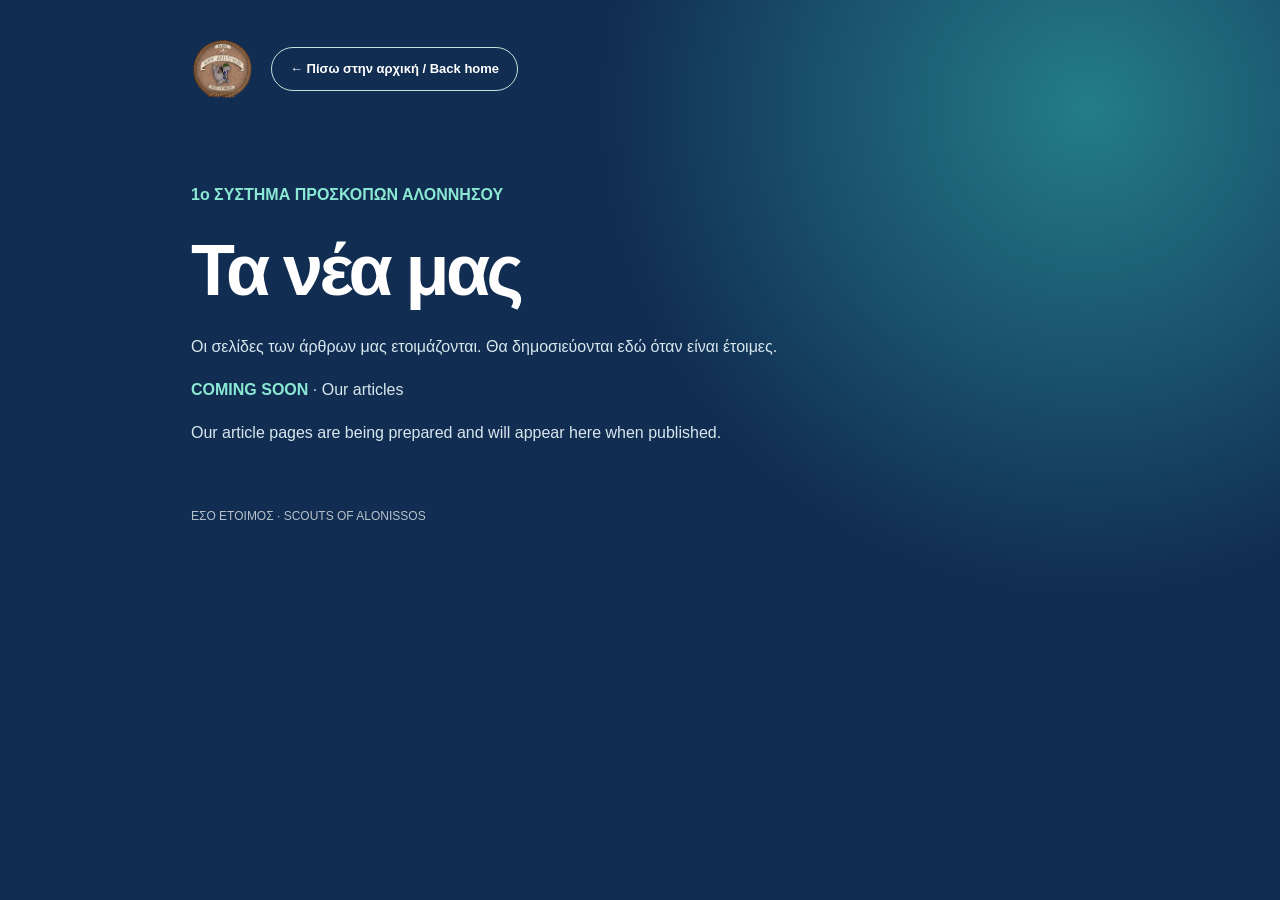
<file: articles/index.html>
<!doctype html><html lang="el"><head><meta charset="utf-8"><meta name="viewport" content="width=device-width, initial-scale=1"><title>Τα νέα μας · Πρόσκοποι Αλοννήσου</title><style>*{box-sizing:border-box}body{margin:0;min-height:100vh;background:radial-gradient(circle at 85% 12%,#247d89 0%,transparent 36%),#112d52;color:#fff;font:16px/1.7 'Trebuchet MS',Arial,sans-serif}main{max-width:950px;margin:0 auto;padding:38px 26px 100px}nav{display:flex;gap:18px;align-items:center;margin-bottom:9vh}nav img{width:62px}a{color:inherit}a.back{font-size:13px;text-decoration:none;font-weight:bold;border:1px solid #bfe4d9;border-radius:100px;padding:10px 18px}a.back:hover{background:#fff;color:#132d53}h1{font-size:clamp(34px,7vw,72px);line-height:1.12;letter-spacing:-.05em;margin:22px 0}p{max-width:650px;color:#d8e7ee}strong{color:#8be9d3}footer{opacity:.7;margin-top:60px;font-size:12px}section img{width:min(320px,90%);border:8px solid #fff;display:block;margin-top:26px}section a{color:#96f0d9}</style></head><body><main><nav><img src="../assets/seal.webp" alt="Έμβλημα Προσκόπων Αλοννήσου"><a class="back" href="../index.html">← Πίσω στην αρχική / Back home</a></nav><section><p><strong>1ο ΣΥΣΤΗΜΑ ΠΡΟΣΚΟΠΩΝ ΑΛΟΝΝΗΣΟΥ</strong></p><h1>Τα νέα μας</h1><p>Οι σελίδες των άρθρων μας ετοιμάζονται. Θα δημοσιεύονται εδώ όταν είναι έτοιμες.</p><p><strong>COMING SOON</strong> · Our articles</p><p>Our article pages are being prepared and will appear here when published.</p></section><footer>ΕΣΟ ΕΤΟΙΜΟΣ · SCOUTS OF ALONISSOS</footer></main></body></html>
</file>
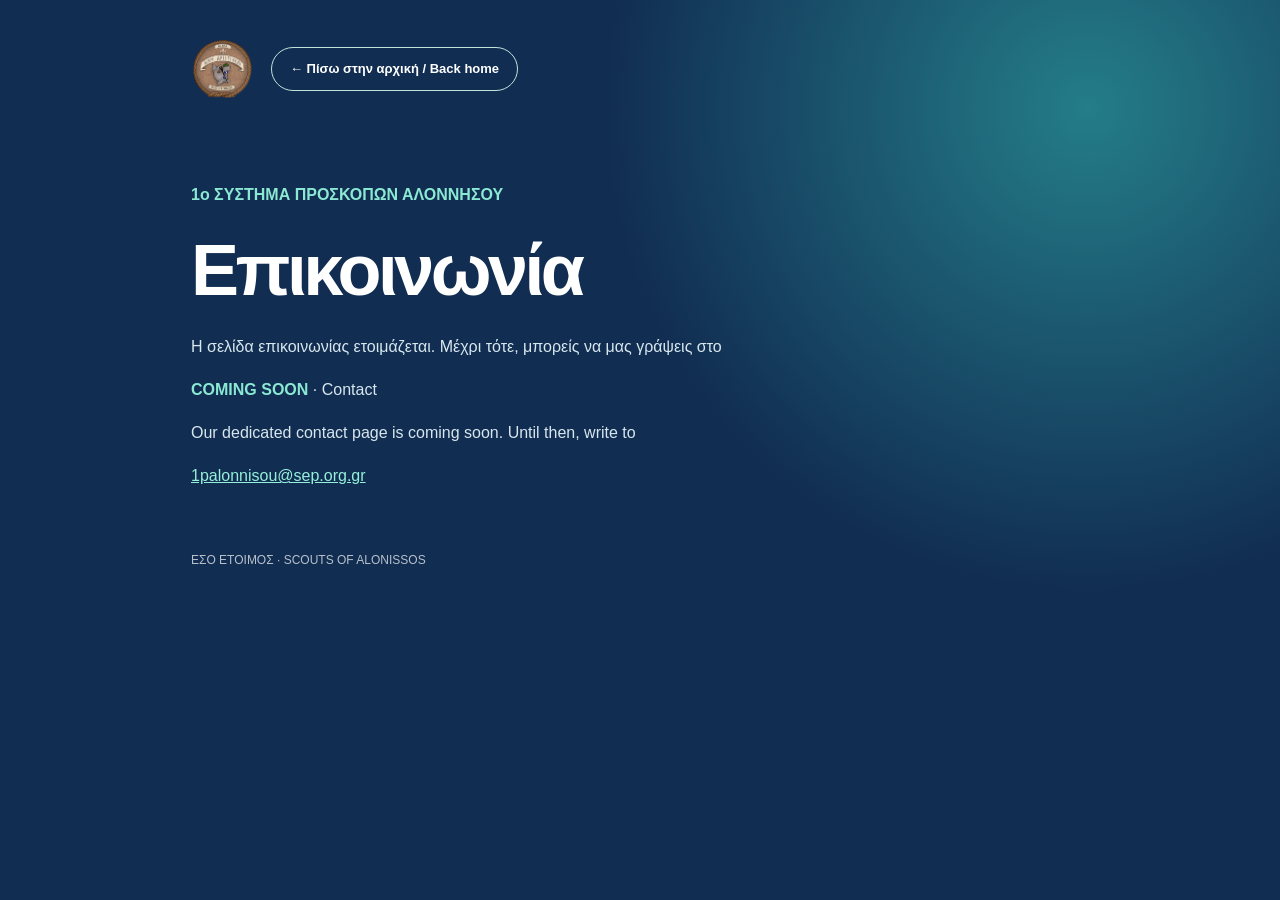
<file: contact.html>
<!doctype html><html lang="el"><head><meta charset="utf-8"><meta name="viewport" content="width=device-width, initial-scale=1"><title>Επικοινωνία · Πρόσκοποι Αλοννήσου</title><style>*{box-sizing:border-box}body{margin:0;min-height:100vh;background:radial-gradient(circle at 85% 12%,#247d89 0%,transparent 36%),#112d52;color:#fff;font:16px/1.7 'Trebuchet MS',Arial,sans-serif}main{max-width:950px;margin:0 auto;padding:38px 26px 100px}nav{display:flex;gap:18px;align-items:center;margin-bottom:9vh}nav img{width:62px}a{color:inherit}a.back{font-size:13px;text-decoration:none;font-weight:bold;border:1px solid #bfe4d9;border-radius:100px;padding:10px 18px}a.back:hover{background:#fff;color:#132d53}h1{font-size:clamp(34px,7vw,72px);line-height:1.12;letter-spacing:-.05em;margin:22px 0}p{max-width:650px;color:#d8e7ee}strong{color:#8be9d3}footer{opacity:.7;margin-top:60px;font-size:12px}section img{width:min(320px,90%);border:8px solid #fff;display:block;margin-top:26px}section a{color:#96f0d9}</style></head><body><main><nav><img src="assets/seal.webp" alt="Έμβλημα Προσκόπων Αλοννήσου"><a class="back" href="index.html">← Πίσω στην αρχική / Back home</a></nav><section><p><strong>1ο ΣΥΣΤΗΜΑ ΠΡΟΣΚΟΠΩΝ ΑΛΟΝΝΗΣΟΥ</strong></p><h1>Επικοινωνία</h1><p>Η σελίδα επικοινωνίας ετοιμάζεται. Μέχρι τότε, μπορείς να μας γράψεις στο</p><p><strong>COMING SOON</strong> · Contact</p><p>Our dedicated contact page is coming soon. Until then, write to</p><p><a href="mailto:1palonnisou@sep.org.gr">1palonnisou@sep.org.gr</a></p></section><footer>ΕΣΟ ΕΤΟΙΜΟΣ · SCOUTS OF ALONISSOS</footer></main></body></html>
</file>
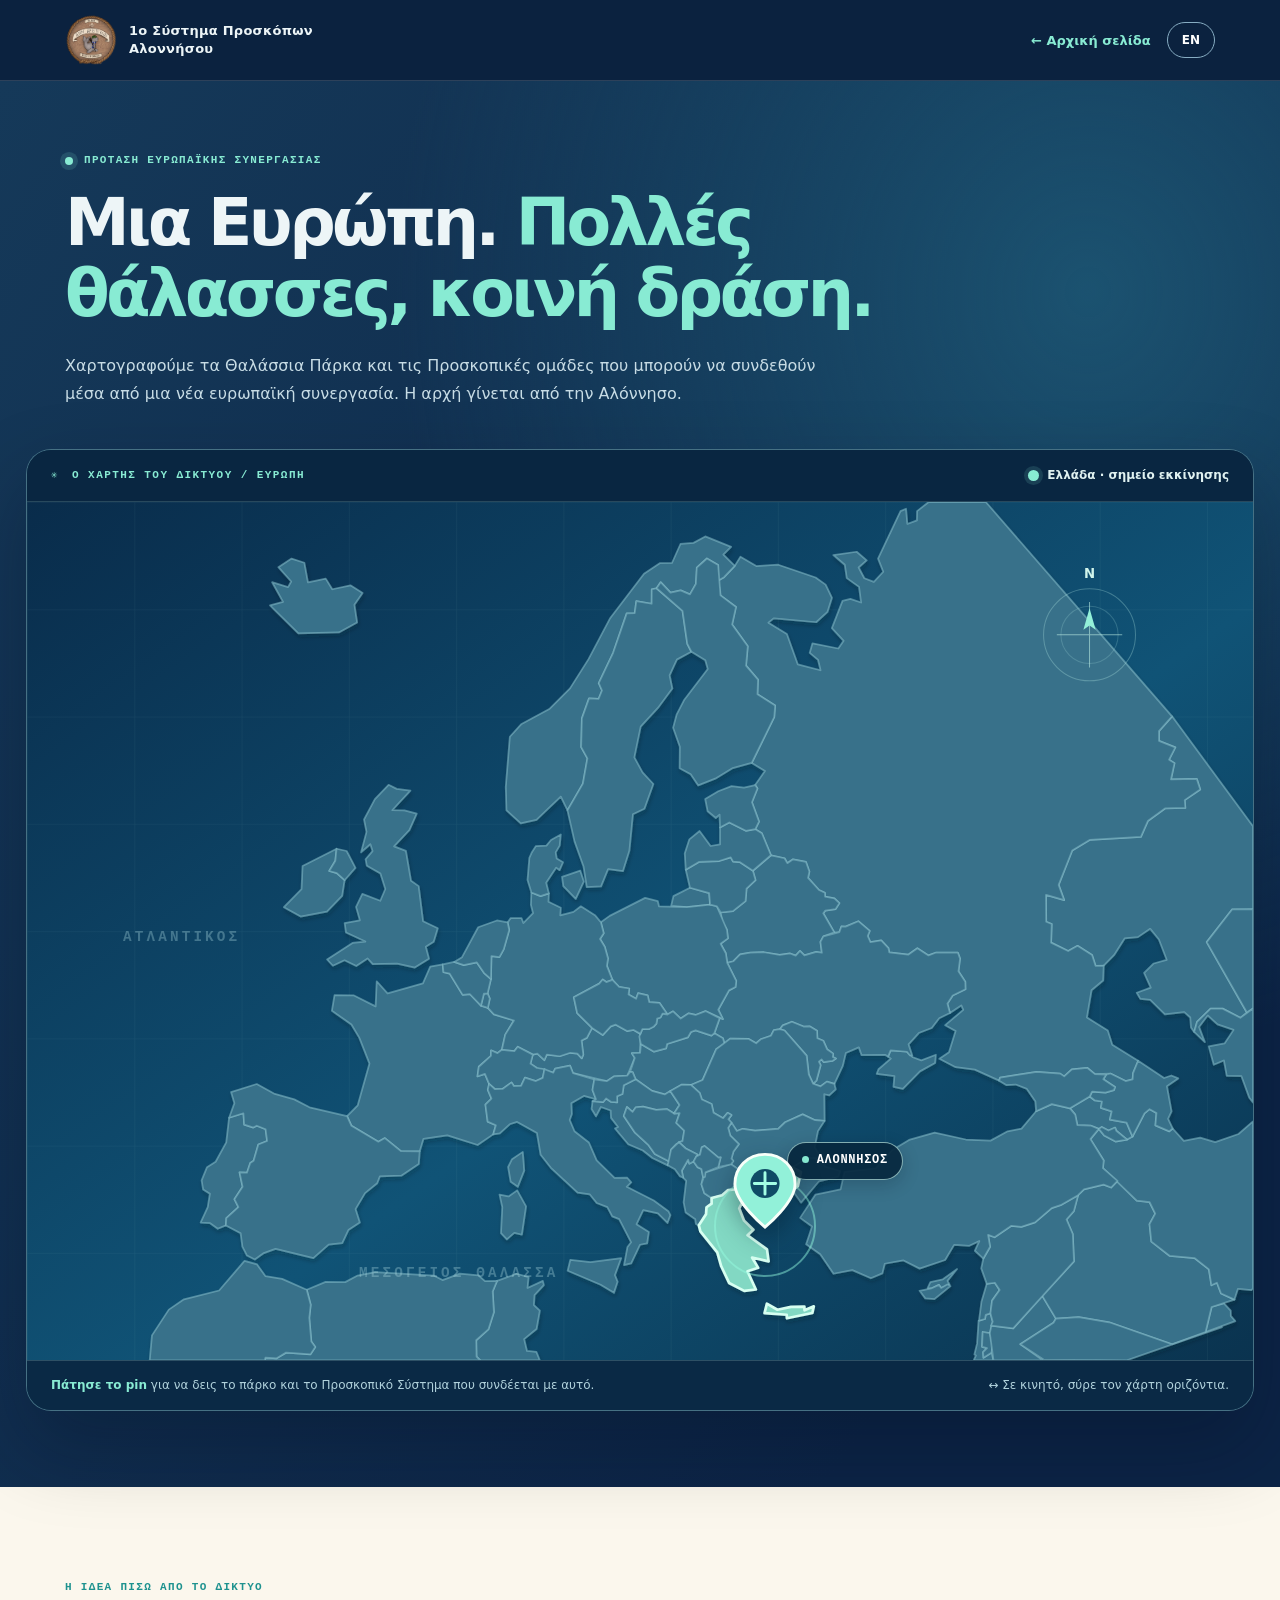
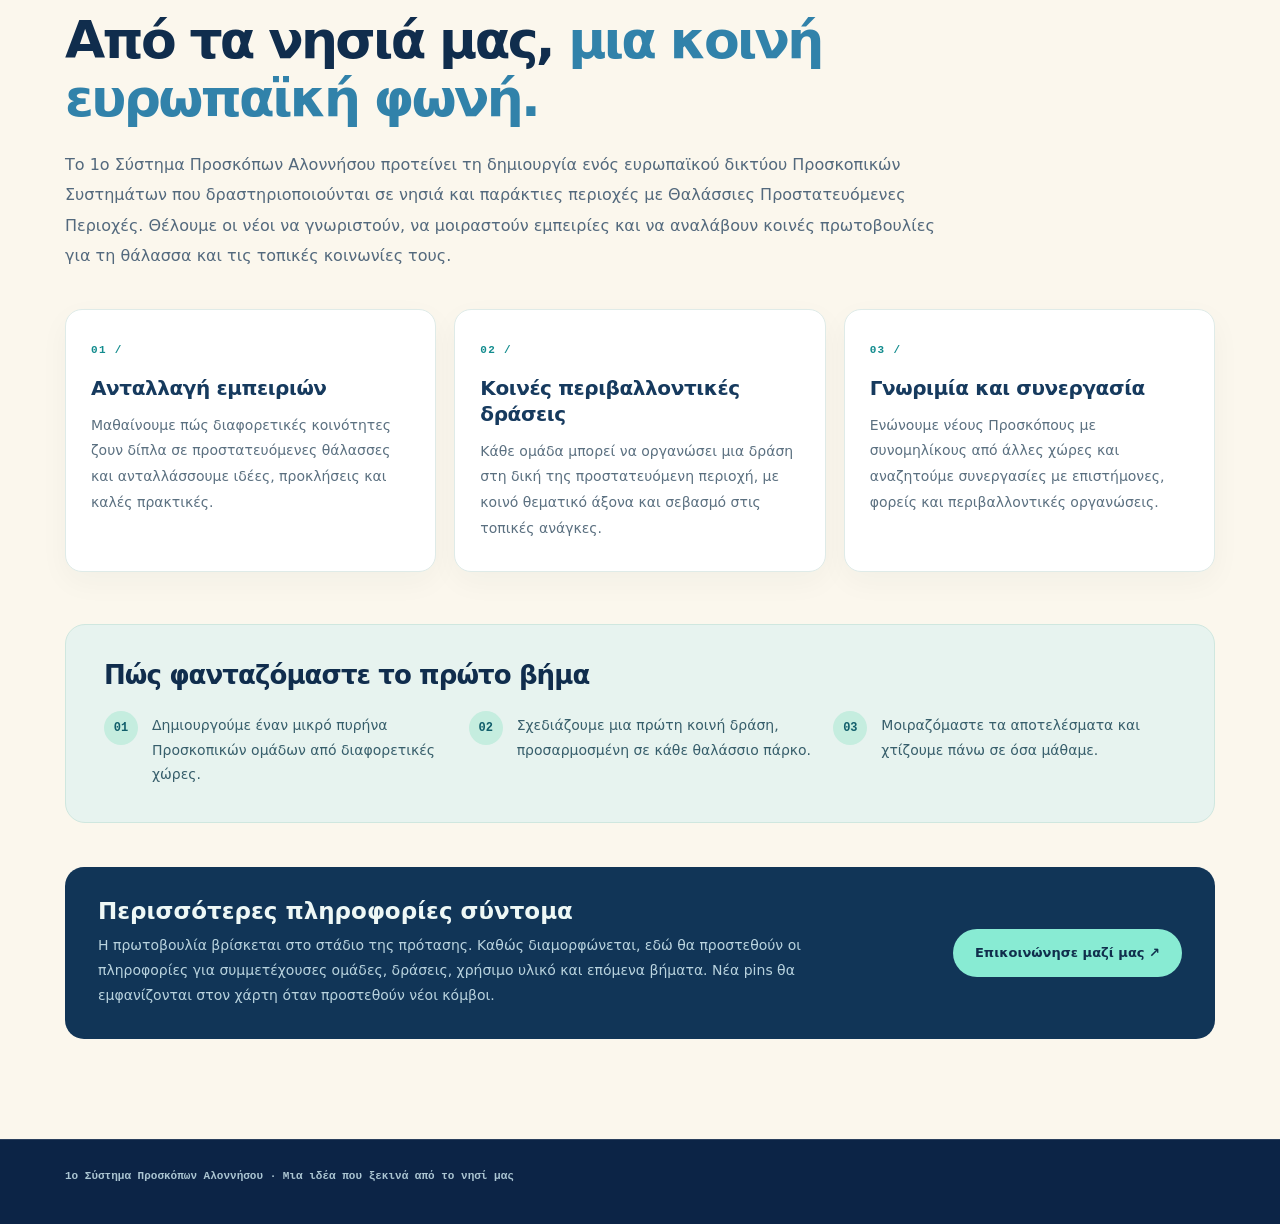
<file: european-scout-network.html>
<!doctype html>
<html lang="el">
<head>
  <meta charset="utf-8">
  <meta name="viewport" content="width=device-width, initial-scale=1">
  <meta name="theme-color" content="#0c2446">
  <meta name="description" content="Το Ευρωπαϊκό Δίκτυο Προσκόπων σε Θαλάσσιες Προστατευόμενες Περιοχές: ο χάρτης, οι προσκοπικοί κόμβοι και η ιδέα της συνεργασίας.">
  <title>Ευρωπαϊκό Δίκτυο Προσκόπων · Πρόσκοποι Αλοννήσου</title>
  <link rel="icon" href="assets/seal.webp" type="image/webp">
  <style>
    :root {
      --deep:#0b223f;
      --navy:#0c2446;
      --mid:#173e67;
      --mint:#88ebd3;
      --cream:#fbf7ed;
      --ink:#102d4d;
      --muted:#bcd4dd;
      --font:"Trebuchet MS","DejaVu Sans","Segoe UI",Arial,sans-serif;
      --mono:"Courier New","DejaVu Sans Mono",monospace;
    }
    * { box-sizing:border-box; }
    html { scroll-behavior:smooth; }
    body { margin:0; color:#edf5f7; background:var(--navy); font-family:var(--font); -webkit-font-smoothing:antialiased; }
    a { color:inherit; text-decoration:none; }
    button { font:inherit; }
    :focus-visible { outline:3px solid var(--mint); outline-offset:4px; }
    .container { width:min(1150px,calc(100% - 60px)); margin-inline:auto; }
    .wide-container { width:min(1300px,calc(100% - 52px)); margin-inline:auto; }
    .header { background:#0b223f; border-bottom:1px solid rgba(255,255,255,.14); position:relative; z-index:3; }
    .header-inner { min-height:80px; display:flex; justify-content:space-between; align-items:center; gap:16px; }
    .brand { display:flex; align-items:center; gap:12px; font-size:13px; font-weight:900; letter-spacing:.02em; line-height:1.4; }
    .brand img { width:52px; height:52px; object-fit:contain; }
    .brand span { max-width:225px; }
    .header-actions { display:flex; align-items:center; gap:16px; }
    .lang-button { border:1px solid #87adc3; background:transparent; border-radius:999px; color:white; font-size:12px; font-weight:900; padding:10px 14px; cursor:pointer; }
    .lang-button:hover { background:rgba(255,255,255,.09); }
    .back-link { font-size:13px; font-weight:800; color:var(--mint); }
    .back-link:hover { text-decoration:underline; }
    .dark-top { background:radial-gradient(ellipse at 85% 15%,#1b5270 0%,transparent 45%),linear-gradient(125deg,#153959 0%,#0c2446 80%); padding-bottom:76px; }
    .hero { padding:71px 0 40px; }
    .eyebrow { margin:0 0 17px; display:flex; gap:11px; align-items:center; color:var(--mint); font:900 11px/1.6 var(--mono); letter-spacing:.12em; }
    .eyebrow:before { content:""; width:8px; height:8px; flex:none; border-radius:50%; background:var(--mint); box-shadow:0 0 0 5px rgba(136,235,211,.14); }
    h1 { max-width:900px; font-size:clamp(38px,5.5vw,65px); line-height:1.1; letter-spacing:-.055em; margin:0; font-weight:900; }
    h1 em { color:var(--mint); font-style:normal; }
    .hero-lead { font-size:16px; line-height:1.8; color:#c7dce5; max-width:790px; margin:22px 0 0; }
    .map-outer { position:relative; border:1px solid rgba(190,242,232,.32); border-radius:25px; background:#0d3454; box-shadow:0 35px 80px rgba(0,12,30,.28); overflow:hidden; }
    .map-toolbar { display:flex; justify-content:space-between; align-items:center; flex-wrap:wrap; gap:14px; padding:17px 24px; background:#092641; border-bottom:1px solid rgba(192,243,232,.17); }
    .map-toolbar-label { display:flex; align-items:center; gap:13px; font:900 11px/1.5 var(--mono); letter-spacing:.13em; color:#e0f6f4; }
    .map-toolbar-label span { color:var(--mint); }
    .map-legend { display:flex; align-items:center; gap:8px; font-size:12px; color:#e0f2f1; font-weight:800; }
    .map-legend-dot { width:11px; height:11px; border-radius:50%; background:var(--mint); box-shadow:0 0 0 4px rgba(136,235,211,.13); }
    .map-scroll { overflow-x:auto; overflow-y:hidden; scroll-behavior:smooth; scrollbar-color:#5aa6ae #092b46; }
    .map-stage { position:relative; aspect-ratio:1200/840; min-width:780px; background:#0d4361; isolation:isolate; }
    .europe-svg { display:block; width:100%; height:100%; }
    .map-country { fill:#39718a; stroke:#86bdcb; stroke-opacity:.55; stroke-width:1.75; vector-effect:non-scaling-stroke; stroke-linejoin:round; fill-rule:evenodd; }
    .map-country-active { fill:#82d8c3; stroke:#d7fff1; stroke-opacity:1; stroke-width:2.7; }
    .sea-text { font:800 14px var(--mono); letter-spacing:.22em; fill:#a4d2da; opacity:.36; }
    .map-pin-layer { position:absolute; inset:0; pointer-events:none; }
    .map-pin { position:absolute; z-index:4; width:66px; height:79px; transform:translate(-50%,-94%); background:none; padding:0; border:0; cursor:pointer; pointer-events:auto; filter:drop-shadow(0 10px 13px rgba(0,21,35,.4)); }
    .map-pin svg { width:100%; height:100%; overflow:visible; transition:transform .2s ease; }
    .map-pin:hover svg, .map-pin[aria-expanded="true"] svg { transform:translateY(-5px) scale(1.07); }
    .map-pin:focus-visible { border-radius:15px; outline-offset:6px; }
    .map-pin-ring { position:absolute; width:102px; height:102px; border:2px solid rgba(148,250,222,.78); border-radius:50%; left:50%; top:calc(100% - 4px); transform:translate(-50%,-50%); opacity:.6; pointer-events:none; animation:pulse 2.7s ease-out infinite; }
    .map-pin-label { position:absolute; z-index:3; transform:translate(22px,-84px); padding:10px 14px; border:1px solid rgba(209,255,245,.62); background:rgba(7,40,63,.93); border-radius:999px; color:#fff; font:900 12px/1.3 var(--mono); letter-spacing:.06em; white-space:nowrap; box-shadow:0 5px 18px rgba(1,13,30,.2); pointer-events:none; }
    .map-pin-label:before { content:""; display:inline-block; width:7px; height:7px; margin-right:8px; border-radius:50%; background:var(--mint); }
    .map-popup { position:absolute; z-index:8; width:358px; left:clamp(12px,calc(var(--pin-x,60.2%) - 385px),calc(100% - 374px)); top:clamp(12px,calc(var(--pin-y,84.44%) - 397px),calc(100% - 430px)); border-radius:20px; border:1px solid #b4eadf; background:#fffdf7; box-shadow:0 20px 65px rgba(0,15,29,.4); color:var(--ink); padding:26px; pointer-events:auto; }
    .map-popup[hidden] { display:none; }
    .popup-top { display:flex; align-items:flex-start; justify-content:space-between; gap:8px; margin-bottom:12px; }
    .popup-eyebrow { margin:0; font:900 10px/1.7 var(--mono); letter-spacing:.08em; color:#197c7d; }
    .popup-close { border:1px solid #cbdcda; background:#edf7f4; border-radius:50%; width:33px; height:33px; line-height:1; flex:none; color:var(--ink); cursor:pointer; font-weight:900; font-size:20px; }
    .popup-close:hover { background:#d0f4e7; }
    .popup-title { font-size:21px; line-height:1.25; letter-spacing:-.045em; margin:0 0 11px; color:#102d4d; }
    .popup-description { margin:0 0 18px; line-height:1.7; font-size:12px; color:#47677a; }
    .popup-group { background:#e8f8f2; border-left:3px solid #2eafa2; padding:12px 13px; }
    .popup-group-label { display:block; font:900 10px/1.5 var(--mono); color:#40717e; letter-spacing:.04em; margin-bottom:5px; }
    .popup-group-name { display:block; font-weight:900; color:var(--ink); line-height:1.4; font-size:14px; }
    .popup-foot { margin:14px 0 0; color:#497481; font-size:11px; font-weight:700; line-height:1.5; }
    .map-caption { display:flex; justify-content:space-between; align-items:center; gap:12px; flex-wrap:wrap; background:#0a2945; border-top:1px solid rgba(210,252,244,.18); color:#b1d2dc; padding:15px 24px; font-size:12px; line-height:1.6; }
    .map-caption strong { color:var(--mint); }
    .below { padding:92px 0 100px; background:var(--cream); color:var(--ink); }
    .section-eyebrow { margin:0 0 15px; color:#1e928f; font:900 11px/1.5 var(--mono); letter-spacing:.12em; }
    .section-heading { margin:0; font-size:clamp(32px,4.5vw,52px); line-height:1.12; letter-spacing:-.052em; max-width:850px; }
    .section-heading em { font-style:normal; color:#3182aa; }
    .intro-text { color:#53697d; max-width:880px; font-size:16px; line-height:1.9; margin:23px 0 0; }
    .info-grid { display:grid; grid-template-columns:repeat(3,minmax(0,1fr)); gap:18px; margin-top:37px; }
    .info-card { padding:28px 25px 29px; background:#fff; border:1px solid #dfebe8; border-radius:17px; box-shadow:0 10px 30px rgba(8,42,55,.04); }
    .info-num { font:900 11px var(--mono); color:#138c8e; letter-spacing:.12em; }
    .info-card h3 { font-size:20px; color:#163a5e; margin:18px 0 12px; line-height:1.3; letter-spacing:-.02em; }
    .info-card p { font-size:14px; color:#5b7080; line-height:1.85; margin:0; }
    .steps { margin-top:52px; padding:35px 38px; background:#e7f3ef; border-radius:20px; border:1px solid #cfe7df; }
    .steps h3 { font-size:26px; margin:0 0 21px; letter-spacing:-.035em; }
    .step-list { display:grid; grid-template-columns:repeat(3,minmax(0,1fr)); gap:22px; }
    .step { display:flex; gap:14px; align-items:flex-start; }
    .step strong { display:inline-grid; place-items:center; width:34px; height:34px; flex:none; border-radius:50%; background:#c5eddf; color:#115e6b; font:900 12px var(--mono); }
    .step p { margin:2px 0 0; color:#375e6b; font-size:14px; line-height:1.75; }
    .notice { display:grid; grid-template-columns:1fr auto; align-items:center; gap:27px; margin-top:44px; padding:31px 33px; background:#113557; border-radius:19px; color:#eef8f6; }
    .notice h3 { font-size:23px; margin:0 0 9px; }
    .notice p { margin:0; color:#b9d3de; line-height:1.8; font-size:14px; max-width:730px; }
    .button { display:inline-flex; align-items:center; justify-content:center; text-align:center; min-height:48px; border-radius:999px; background:var(--mint); color:#102e4c; padding:13px 22px; font-size:13px; font-weight:900; white-space:nowrap; transition:transform .2s,background .2s; }
    .button:hover { transform:translateY(-2px); background:#b3fce8; }
    .foot { border-top:1px solid rgba(255,255,255,.13); padding:27px 0 38px; color:#abc5d2; font:700 11px/1.7 var(--mono); }
    @keyframes pulse { 0% { transform:translate(-50%,-50%) scale(.65); opacity:.65; } 80%,100% { transform:translate(-50%,-50%) scale(1.65); opacity:0; } }
    @media(max-width:900px) {
      .info-grid { grid-template-columns:repeat(2,minmax(0,1fr)); }
      .steps { padding:28px; }
      .step-list { gap:15px; }
    }
    @media(max-width:720px) {
      .container { width:calc(100% - 34px); }
      .wide-container { width:calc(100% - 22px); }
      .header-inner { min-height:73px; }
      .brand { gap:7px; font-size:10px; }
      .brand img { width:40px; height:40px; }
      .brand span { max-width:140px; }
      .header-actions { gap:9px; }
      .back-link { font-size:11px; }
      .lang-button { padding:8px 11px; }
      .dark-top { padding-bottom:42px; }
      .hero { padding:49px 0 32px; }
      h1 { font-size:clamp(34px,8.8vw,51px); }
      .hero-lead { font-size:14px; line-height:1.8; }
      .map-outer { border-radius:16px; }
      .map-toolbar { padding:15px 16px; }
      .map-toolbar-label { font-size:10px; }
      .map-legend { font-size:11px; }
      .map-stage { min-width:800px; }
      .map-popup { width:315px; padding:19px 20px; left:clamp(12px,calc(var(--pin-x,60.2%) - 215px),calc(100% - 331px)); top:clamp(12px,calc(var(--pin-y,84.44%) - 395px),calc(100% - 450px)); }
      .popup-title { font-size:19px; }
      .map-caption { padding:15px 16px; font-size:11px; }
      .below { padding:63px 0 65px; }
      .intro-text { font-size:14px; }
      .info-grid { grid-template-columns:1fr; gap:12px; margin-top:27px; }
      .info-card { padding:23px; }
      .steps { margin-top:30px; padding:24px 21px; }
      .step-list { grid-template-columns:1fr; gap:15px; }
      .notice { grid-template-columns:1fr; padding:26px 24px; gap:21px; }
      .notice .button { white-space:normal; width:100%; }
    }
    @media(max-width:390px) { .brand span { max-width:115px; } .map-toolbar { gap:8px; } }
    @media(prefers-reduced-motion:reduce) { html,.map-scroll { scroll-behavior:auto; } .button,.map-pin svg { transition:none; } .map-pin-ring { animation:none; } }
  </style>
</head>
<body>
  <header class="header">
    <div class="header-inner container">
      <a class="brand" href="index.html#top">
        <img src="assets/seal.webp" width="52" height="52" alt="">
        <span data-el="1ο Σύστημα Προσκόπων Αλοννήσου" data-en="1st Scout Group of Alonissos">1ο Σύστημα Προσκόπων Αλοννήσου</span>
      </a>
      <div class="header-actions">
        <a class="back-link" href="index.html#european-network" data-el="← Αρχική σελίδα" data-en="← Back to homepage">← Αρχική σελίδα</a>
        <button class="lang-button" id="language-toggle" type="button" aria-label="Switch to English">EN</button>
      </div>
    </div>
  </header>
  <main>
    <div class="dark-top">
      <section class="hero container" aria-labelledby="page-title">
        <p class="eyebrow" data-el="ΠΡΟΤΑΣΗ ΕΥΡΩΠΑΪΚΗΣ ΣΥΝΕΡΓΑΣΙΑΣ" data-en="PROPOSED EUROPEAN COLLABORATION">ΠΡΟΤΑΣΗ ΕΥΡΩΠΑΪΚΗΣ ΣΥΝΕΡΓΑΣΙΑΣ</p>
        <h1 id="page-title" data-el="Μια Ευρώπη. &lt;em&gt;Πολλές θάλασσες, κοινή δράση.&lt;/em&gt;" data-en="One Europe. &lt;em&gt;Many seas, shared action.&lt;/em&gt;">Μια Ευρώπη. <em>Πολλές θάλασσες, κοινή δράση.</em></h1>
        <p class="hero-lead" data-el="Χαρτογραφούμε τα Θαλάσσια Πάρκα και τις Προσκοπικές ομάδες που μπορούν να συνδεθούν μέσα από μια νέα ευρωπαϊκή συνεργασία. Η αρχή γίνεται από την Αλόννησο." data-en="Mapping Marine Protected Areas and the Scout groups that could connect through a new European collaboration. Our starting point is Alonissos.">Χαρτογραφούμε τα Θαλάσσια Πάρκα και τις Προσκοπικές ομάδες που μπορούν να συνδεθούν μέσα από μια νέα ευρωπαϊκή συνεργασία. Η αρχή γίνεται από την Αλόννησο.</p>
      </section>
      <section class="wide-container" aria-labelledby="map-heading">
        <div class="map-outer">
          <div class="map-toolbar">
            <div class="map-toolbar-label" id="map-heading"><span>✳</span> <span data-el="Ο ΧΑΡΤΗΣ ΤΟΥ ΔΙΚΤΥΟΥ / ΕΥΡΩΠΗ" data-en="NETWORK MAP / EUROPE">Ο ΧΑΡΤΗΣ ΤΟΥ ΔΙΚΤΥΟΥ / ΕΥΡΩΠΗ</span></div>
            <div class="map-legend"><span class="map-legend-dot" aria-hidden="true"></span><span data-el="Ελλάδα · σημείο εκκίνησης" data-en="Greece · starting point">Ελλάδα · σημείο εκκίνησης</span></div>
          </div>
          <div class="map-scroll" id="europe-map-scroll" tabindex="0" aria-label="Διαδραστικός χάρτης Ευρώπης με οριζόντια κύλιση σε μικρές οθόνες">
            <div class="map-stage" id="map-stage">
              <svg class="europe-svg" viewBox="0 0 1200 840" role="img" aria-labelledby="europe-map-title europe-map-desc" xmlns="http://www.w3.org/2000/svg">
  <title id="europe-map-title">Map of European countries, with the initiative's starting point in Alonissos, Greece</title>
  <desc id="europe-map-desc">Greece is highlighted. The clickable marker for the Alonissos Northern Sporades National Marine Park displays its details and the local Scout Group.</desc>
  <defs>
    <linearGradient id="sea" x1="0" y1="0" x2="1" y2="1">
      <stop offset="0" stop-color="#092c4b"/>
      <stop offset=".56" stop-color="#105376"/>
      <stop offset="1" stop-color="#0a334f"/>
    </linearGradient>
    <pattern id="latitude-grid" width="105" height="105" patternUnits="userSpaceOnUse">
      <path d="M 105 0 L 0 0 0 105" fill="none" stroke="#bceae4" stroke-opacity=".075" stroke-width="1"/>
    </pattern>
    <filter id="land-shadow" x="-10%" y="-10%" width="125%" height="125%">
      <feDropShadow dx="1" dy="3" stdDeviation="2" flood-color="#001323" flood-opacity=".26"/>
    </filter>
  </defs>
  <rect width="1200" height="840" fill="url(#sea)"/>
  <rect width="1200" height="840" fill="url(#latitude-grid)"/>
  <g class="country-shapes" filter="url(#land-shadow)">
  <path class="map-country" data-country="KAZ" aria-label="Kazakhstan" d="M1200,398.5 L1179.7,398.7 L1154.7,430.8 L1194,499.7 L1187.6,504.9 L1170.3,495.9 L1158.5,496 L1145.2,508.9 L1142.4,518.7 L1139.3,514.4 L1138.6,504.6 L1132.7,499.3 L1113.8,501.5 L1099.4,487.4 L1089.7,486.4 L1086.2,480.4 L1099.9,475.3 L1093.4,460.9 L1102.8,451.7 L1115.5,448.1 L1107.9,428.2 L1099.4,417.8 L1087.4,425.9 L1074.4,427.2 L1064,443.6 L1053.9,453.8 L1045.9,454 L1042.5,443.3 L1028.3,434.4 L1019.1,439.5 L1002.4,431.3 L1003,413 L997.6,410.8 L997.4,384.6 L1015.2,389.7 L1009.8,374.8 L1023.1,341.1 L1040.5,330.6 L1090.3,327.8 L1097.1,312.3 L1113.9,300 L1133.8,299.5 L1133.2,291.8 L1148.4,281.4 L1145,271 L1119.7,271.6 L1123.2,255.6 L1117.9,252.2 L1124,240.2 L1108,233.8 L1108,224.3 L1120.8,209.8 L1200,317.3 L1200,398.5 Z"/>
  <path class="map-country" data-country="UZB" aria-label="Uzbekistan" d="M1179.7,398.7 L1200,398.5 L1200,495.7 L1194,499.7 L1154.7,430.8 L1179.7,398.7 Z"/>
  <path class="map-country" data-country="RUS" aria-label="Russia" d="M1042,477.9 L1037.5,504.5 L1057.9,517.3 L1062.3,531.2 L1087.6,546.9 L1082.6,559 L1082.2,565.1 L1075.3,566.8 L1060.5,559.4 L1045.3,560 L1037.7,553.8 L1022.7,555.4 L1015.2,562.2 L1011.3,559.5 L988.2,557.7 L952.5,563.4 L951.5,566.4 L927.6,555.6 L908.9,553.2 L893,545 L902.4,538.5 L908.9,517.7 L898.7,512.1 L916.4,497.1 L914.5,492.8 L903.4,500.2 L900.9,491 L906.1,483 L918.6,477 L918.4,469.5 L911.7,459.4 L913.3,446.9 L911.1,441 L889.9,441 L882.4,443.8 L871.5,436.8 L862.5,443.1 L844,440.8 L843.2,436.7 L836.1,429.1 L825.6,430.9 L822.9,424.8 L824.9,419.8 L813.7,410.3 L801.2,415.6 L797.1,415.5 L795.1,421 L790.2,421.3 L779.4,402.5 L781.4,400 L791.5,398.4 L795.2,392.6 L790.3,388 L781.2,386.3 L781,382.4 L775.2,379.8 L764.5,367.9 L765.8,361.7 L762.4,352.2 L749.8,349.7 L744.2,353.5 L741.5,348.7 L728.2,345.8 L719.3,324.2 L712.9,320.3 L716.5,312.8 L709.6,293.9 L715,280.4 L712.7,277.1 L722.3,263.2 L709.4,255.4 L731.4,210.5 L732.3,199.1 L715,188.1 L715.5,173.8 L703.8,160.2 L705.5,141.2 L690.2,119.8 L694,102.7 L678.8,91.4 L676.7,76.8 L682.3,73.6 L692.8,62.5 L698.3,53.6 L713.8,62.7 L735.3,61.4 L771.9,73.9 L781.7,80.9 L787.9,93.8 L783.6,107.5 L772.5,117.7 L730.9,113.9 L725.7,118.1 L743.8,129.2 L754.5,159 L776.7,164.7 L774.3,154.6 L766.1,147.7 L768.8,138.3 L794.1,143.4 L799.3,135.9 L787.8,123.5 L798.2,96.8 L805.9,94.9 L816.4,98.4 L814.4,83.1 L802.4,74.5 L800.4,61.4 L789.2,51.9 L812.1,48.7 L821.9,57.2 L814,64.1 L819.6,74.6 L828.9,78.2 L838.1,68.3 L833,55.4 L855,8.9 L860.4,6.6 L861.7,21.5 L871,18 L871.2,8.9 L882.6,0 L938.5,0 L1120.8,209.8 L1108,224.3 L1108,233.8 L1124,240.2 L1117.9,252.2 L1123.2,255.6 L1119.7,271.6 L1145,271 L1148.4,281.4 L1133.2,291.8 L1133.8,299.5 L1113.9,300 L1097.1,312.3 L1090.3,327.8 L1040.5,330.6 L1023.1,341.1 L1009.8,374.8 L1015.2,389.7 L997.4,384.6 L997.6,410.8 L1003,413 L1002.4,431.3 L1019.1,439.5 L1028.3,434.4 L1042.5,443.3 L1045.9,454 L1053.9,453.8 L1053.4,468.4 L1042,477.9 Z M630.5,395.3 L632.7,385.8 L648.9,377.6 L667.7,382.9 L668.6,394.1 L645.9,396.6 L630.5,395.3 Z M845.3,536.8 L861.3,538.1 L867.1,543.5 L875.4,546.5 L889.6,541 L888.9,549.1 L874.1,557.3 L857.3,574.5 L848.1,572.4 L849,561.9 L831.7,559.8 L833.4,555.2 L845.5,544.8 L842.8,542.9 L845.3,536.8 Z"/>
  <path class="map-country" data-country="norway" aria-label="Norway" d="M676.7,76.8 L676.5,61.7 L665.5,55.3 L655.6,64.3 L654.7,80.1 L648.9,90.4 L639.8,86.5 L629.9,88.7 L620.2,78.5 L616.2,84.4 L611.5,85.6 L611.4,99.6 L596.4,97 L594.8,108.8 L587,109 L573.7,147.6 L559.6,177.2 L562.8,184.5 L559.4,192.8 L550.1,192.2 L543.1,211.8 L542.4,239.9 L548.5,250.9 L544.1,275.7 L529,301.8 L522.5,288.4 L498.7,311.1 L483.3,314.6 L469.3,301.9 L468.6,278.8 L472.6,229.8 L483.6,217.6 L511.2,202.7 L531.5,182.4 L549.6,153.8 L570.9,113.5 L603.9,70.3 L619.3,59.9 L631.3,59.7 L639.6,41.1 L652.4,40 L663.9,33.7 L689.2,43.9 L681.6,51.5 L692.8,62.5 L682.3,73.6 L676.7,76.8 Z"/>
  <path class="map-country" data-country="france" aria-label="France" d="M476.6,507.5 L468.1,521.3 L464.8,536.2 L460.5,539.4 L454.2,536.7 L454.1,542.1 L442.2,552.8 L440.9,562.3 L448.2,559.8 L452.3,569.6 L451,575.5 L454.6,583.9 L448.7,589.8 L450.9,606.5 L458.9,610 L456.3,619 L441.1,629.4 L411.4,619.9 L388.1,623.3 L384.4,635.6 L366,635.3 L350.3,622.6 L343.9,626.1 L317.6,610.6 L313.3,601.2 L323.7,590.5 L335.2,549.7 L325.3,524.5 L317.5,511.5 L298.4,498 L301,482.6 L319.6,482.8 L341.2,493.7 L342.3,469.1 L352.9,481 L387.5,471.1 L394.7,454.7 L406.9,452.6 L407.6,460.3 L413.7,461.6 L426.4,482.4 L433.6,481.8 L444.3,493 L451.1,495.2 L457,501.5 L476.6,507.5 Z M486.7,654.4 L480.4,670.3 L473.4,665.4 L470.9,650.9 L474.7,643.3 L485.3,636.1 L486.7,654.4 Z"/>
  <path class="map-country" data-country="ISR" aria-label="Israel" d="M935.4,812.4 L934.8,827 L939.7,828.1 L935.8,832.1 L936.2,837.7 L944,832.7 L946,840.1 L926.6,840.1 L928.8,835.4 L927.3,834.5 L929.9,823.8 L931.4,801.5 L937.7,799.7 L938.4,795.7 L943,794.1 L945.2,802.4 L942.4,813.5 L935.4,812.4 Z"/>
  <path class="map-country" data-country="LBN" aria-label="Lebanon" d="M937.7,799.7 L931.8,801.2 L934.2,782.9 L939.4,765.3 L947.3,764.2 L952,771.4 L944.6,781.7 L943,794.1 L938.4,795.7 L937.7,799.7 Z"/>
  <path class="map-country" data-country="PSE" aria-label="Palestine" d="M935.8,832.1 L939.7,828.1 L934.8,827 L935.4,812.4 L942.4,813.5 L945.2,826 L944,832.7 L936.2,837.7 L935.8,832.1 Z"/>
  <path class="map-country" data-country="TUN" aria-label="Tunisia" d="M440,836.4 L439.7,820.5 L451.6,809.9 L457,793 L455.8,772.8 L460.1,762.4 L479.3,755.4 L491,758.7 L489.9,769.3 L504.9,762.4 L505.9,766.5 L496.8,776.3 L496.2,786 L502,791.5 L498.8,809.5 L486.6,819.4 L489.4,831 L498.6,831.8 L501.9,840.1 L443.7,840.1 L440,836.4 Z"/>
  <path class="map-country" data-country="DZA" aria-label="Algeria" d="M233.4,837.6 L244,838.3 L253.6,832.6 L277.5,834.3 L282.2,827 L278.3,821.6 L276.3,798.5 L277.7,785.8 L273.8,771.1 L292.3,763.4 L311.4,763.6 L323.6,757.2 L340.9,753.9 L398.5,757.3 L406.7,761.6 L423.6,755.3 L441.8,757 L448.3,762.6 L460.1,762.4 L455.8,772.8 L457,793 L451.6,809.9 L439.7,820.5 L440,836.4 L443.7,840.1 L232.7,840.1 L233.4,837.6 Z"/>
  <path class="map-country" data-country="JOR" aria-label="Jordan" d="M965.3,808.8 L993.6,776.8 L1007.1,799.3 L1004.7,803.4 L972.2,824.3 L994.2,840.1 L946,840.1 L942.4,813.5 L944,806.2 L965.3,808.8 Z"/>
  <path class="map-country" data-country="KWT" aria-label="Kuwait" d="M1178.3,796.7 L1182.7,801.7 L1153.6,812.4 L1159.5,787.9 L1171.5,784.4 L1178.2,791.5 L1178.3,796.7 Z"/>
  <path class="map-country" data-country="IRQ" aria-label="Iraq" d="M1024.8,743.2 L1023.6,716.5 L1017.5,702.3 L1024.7,694.1 L1028.8,678.5 L1034.6,672.8 L1053.8,668.1 L1061.1,671 L1067.4,664.5 L1086.2,683.9 L1098.8,685.4 L1104.3,696.5 L1098.7,706.8 L1100.5,724 L1118.6,738 L1142.7,740 L1156.8,751.1 L1159.3,766.7 L1164.7,764.2 L1168.7,774.7 L1181.9,780.7 L1159.5,787.9 L1153.6,812.4 L1120.8,824.4 L1059.3,802.9 L1029.5,797.8 L1007.1,799.3 L993.6,776.8 L1024.8,743.2 Z"/>
  <path class="map-country" data-country="TKM" aria-label="Turkmenistan" d="M1158.5,496 L1170.3,495.9 L1187.6,504.9 L1200,495.7 L1200,587.8 L1196.4,583.2 L1188.6,561.9 L1174.3,561.8 L1171.5,546.6 L1161.6,550.8 L1156.7,532.9 L1172.1,530 L1181,516.7 L1165.2,511.3 L1155.7,502.6 L1147.2,513.8 L1152.9,528.7 L1142.4,518.7 L1145.2,508.9 L1158.5,496 Z"/>
  <path class="map-country" data-country="IRN" aria-label="Iran" d="M1164.7,764.2 L1159.3,766.7 L1156.8,751.1 L1142.7,740 L1118.6,738 L1100.5,724 L1098.7,706.8 L1104.3,696.5 L1098.8,685.4 L1086.2,683.9 L1053.1,652 L1053.9,644.6 L1040.9,623.6 L1049.1,613.6 L1054.3,620.1 L1065.4,626 L1076.8,624.1 L1082.1,621.1 L1093.8,598.4 L1098.8,594.3 L1105.5,598 L1104.5,610.2 L1118.1,616 L1121.4,613.2 L1132.3,625.3 L1148.3,622.2 L1163,626.6 L1185.8,618.6 L1200,606.2 L1200,769.9 L1198.4,771.5 L1185.3,770.1 L1181.9,780.7 L1168.7,774.7 L1164.7,764.2 Z"/>
  <path class="map-country" data-country="SYR" aria-label="Syria" d="M945.2,802.4 L943,794.1 L944.6,781.7 L952,771.4 L947.3,764.2 L939.4,765.3 L934,750.1 L936.1,740.5 L942.7,729 L940.7,717.3 L947.1,719.7 L963.6,708.5 L973.3,709.5 L986.7,705.1 L1003,691.1 L1011.7,688.3 L1028.8,678.5 L1024.7,694.1 L1017.5,702.3 L1023.6,716.5 L1024.8,743.2 L965.3,808.8 L943.6,806.2 L945.2,802.4 Z"/>
  <path class="map-country" data-country="ARM" aria-label="Armenia" d="M1066.2,615.4 L1065.1,612.3 L1058.5,615.2 L1052,611.7 L1049.1,613.6 L1041,610.3 L1028.1,609.9 L1026,599.6 L1020.9,593.5 L1040.2,581.9 L1045.2,585.8 L1052.2,586.8 L1051.1,593.1 L1061.7,596.5 L1059.9,604.6 L1076.3,607.5 L1082.1,621.1 L1076.8,624.1 L1066.2,615.4 Z"/>
  <path class="map-country" data-country="SWE" aria-label="Sweden" d="M544.1,275.7 L548.5,250.9 L542.4,239.9 L543.1,211.8 L550.1,192.2 L559.4,192.8 L562.8,184.5 L559.6,177.2 L573.7,147.6 L587,109 L594.8,108.8 L596.4,97 L611.4,99.6 L611.5,85.6 L616.2,84.4 L641.6,106.6 L646.3,138.8 L650.3,146.6 L636.1,154.3 L629,169.8 L631.7,182.6 L618.3,200.7 L600.7,219.9 L594.5,250 L602.5,264.7 L613.1,276 L604.4,300.3 L593.1,305.7 L589.6,341.4 L583.3,361.4 L568.8,359.4 L561.9,376.2 L547.9,376.9 L544.7,356.7 L535.9,332.2 L529,301.8 L544.1,275.7 Z"/>
  <path class="map-country" data-country="BLR" aria-label="Belarus" d="M744.2,353.5 L749.8,349.7 L762.4,352.2 L765.8,361.7 L764.5,367.9 L775.2,379.8 L781,382.4 L781.2,386.3 L790.3,388 L795.2,392.6 L791.5,398.4 L781.4,400 L779.4,402.5 L790.2,421.3 L779.5,425.1 L776.6,430.5 L778,441.2 L772.5,440.3 L760.9,443.7 L756.6,439.4 L752.4,444 L747,441.9 L736.7,443.3 L721.3,440.7 L708,441 L698,442.8 L691.5,449.5 L685.4,451.1 L684,441.7 L678.9,432.4 L686.1,427.1 L685.1,418.7 L680.6,411.1 L679,401.8 L691,400.5 L703.3,390.7 L704.3,378.4 L713.1,370.1 L710.5,360.9 L728.2,345.8 L741.5,348.7 L744.2,353.5 Z"/>
  <path class="map-country" data-country="UKR" aria-label="Ukraine" d="M797.1,415.5 L801.2,415.6 L813.7,410.3 L824.9,419.8 L822.9,424.8 L825.6,430.9 L836.1,429.1 L843.2,436.7 L844,440.8 L862.5,443.1 L871.5,436.8 L882.4,443.8 L889.9,441 L911.1,441 L913.3,446.9 L911.7,459.4 L918.4,469.5 L918.6,477 L906.1,483 L900.9,491 L903.4,500.2 L892.9,505.3 L885.6,514.8 L872.9,519.8 L862.9,530.9 L866.5,541.7 L864.2,541.7 L861.3,538.1 L845.3,536.8 L842.8,542.9 L840.3,541.2 L816.8,541.3 L814.2,533.8 L801.5,539.3 L798.5,551.9 L790.3,569.6 L782.9,567.3 L776.7,572 L769.4,569.4 L772.7,566.4 L776.8,551.3 L775.1,547.8 L777.8,545.6 L779.7,548.2 L788.3,547.1 L791.8,544.8 L788.7,543.2 L789.1,539.9 L783.1,535.6 L779.4,527.3 L773.6,524.9 L773.3,517.6 L766,513.2 L760.1,513.4 L748.7,508.7 L739.8,512.3 L736.9,516 L731,516.9 L728.2,522.4 L718.1,525.9 L713.7,529.8 L706.5,525.5 L688.4,525.2 L682.7,530.4 L681.2,524.8 L672.8,519.9 L678,505.2 L681.2,506.1 L676.6,497 L687.1,478 L693.5,474.8 L694.2,468.7 L685.4,451.1 L691.5,449.5 L698,442.8 L708,441 L721.3,440.7 L736.7,443.3 L747,441.9 L752.4,444 L756.6,439.4 L760.9,443.7 L772.5,440.3 L778,441.2 L776.6,430.5 L779.5,425.1 L795.1,421 L797.1,415.5 Z"/>
  <path class="map-country" data-country="POL" aria-label="Poland" d="M685.1,418.7 L686.1,427.1 L678.9,432.4 L684,441.7 L685.4,451.1 L694.2,468.7 L693.5,474.8 L687.1,478 L676.6,497 L681.2,506.1 L664.1,498.3 L654.4,502.1 L647.7,500.5 L639.9,505.6 L632.4,498.5 L626.9,501.7 L619.2,490.3 L609,489.5 L607.5,482.9 L598.1,480.8 L596.2,486.3 L588.8,482.1 L589.5,476.2 L579.4,474.5 L573,467.7 L567.6,454.1 L568.7,446.8 L565.5,435.4 L560.9,427.8 L564.5,422.1 L561.7,411.3 L570.3,405.1 L605,387.5 L617.4,390.6 L618.6,395.7 L645.9,396.6 L668.6,394.1 L675.2,395.7 L685.1,418.7 Z"/>
  <path class="map-country" data-country="AUT" aria-label="Austria" d="M592,539.5 L594.9,544.1 L587.6,561.4 L574.8,562.1 L567.4,566.9 L534.5,559.1 L531.5,551.6 L517,554.6 L515.1,558.6 L499.1,554 L492.8,549.7 L495.1,540.9 L499.5,540 L506.4,546.4 L508.8,540.9 L521.4,542.5 L531.8,539.1 L538.7,540 L543,544.5 L544.5,540.9 L542.8,527.1 L548,524.5 L553.1,514.8 L563.5,521.8 L571.4,513.2 L576.3,511.6 L587.3,517.9 L593.8,516.7 L600.4,520.6 L600.1,539.3 L592,539.5 Z"/>
  <path class="map-country" data-country="HUN" aria-label="Hungary" d="M682.7,530.4 L674.5,535.7 L661.3,565.7 L649.8,570.6 L640.6,570.3 L624.2,579.9 L611.8,576.4 L595.7,565.1 L592.8,558 L590.3,557.8 L594.9,544.1 L592,539.5 L600.1,539.3 L600.9,530.6 L613.7,538 L625.6,534.8 L626.5,530.5 L646.9,524 L649.9,518.8 L654.4,517.2 L670,522.3 L672.8,519.9 L681.2,524.8 L682.7,530.4 Z"/>
  <path class="map-country" data-country="MDA" aria-label="Moldova" d="M748.7,508.7 L760.1,513.4 L766,513.2 L773.3,517.6 L773.6,524.9 L779.4,527.3 L783.1,535.6 L789.1,539.9 L788.7,543.2 L791.8,544.8 L788.3,547.1 L779.7,548.2 L777.8,545.6 L775.1,547.8 L776.8,551.3 L772.7,566.4 L769.4,569.4 L765.2,560.3 L763.1,541.9 L741.5,517.3 L736.9,516 L739.8,512.3 L748.7,508.7 Z"/>
  <path class="map-country" data-country="ROU" aria-label="Romania" d="M782.9,567.3 L790.3,569.6 L791.6,574.9 L785.3,580.8 L780.4,579.7 L780.7,605.7 L771.4,605.1 L759.2,599.4 L742.1,607.1 L735.3,613.5 L712.7,615.4 L700.6,613.5 L694.8,615.7 L686.5,604.1 L689.6,600.1 L685.7,597.9 L681.4,603.1 L672,597.8 L670.1,589.2 L660.6,584.9 L658.4,578.3 L649.8,570.6 L661.3,565.7 L674.5,535.7 L688.4,525.2 L706.5,525.5 L713.7,529.8 L718.1,525.9 L728.2,522.4 L731,516.9 L736.9,516 L741.5,517.3 L763.1,541.9 L765.2,560.3 L769.4,569.4 L776.7,572 L782.9,567.3 Z"/>
  <path class="map-country" data-country="LTU" aria-label="Lithuania" d="M704.3,378.4 L703.3,390.7 L691,400.5 L679,401.8 L675.2,395.7 L668.6,394.1 L667.7,382.9 L648.9,377.6 L644.8,360 L657.7,352.3 L677.6,351.4 L688.8,347.8 L691.1,352 L697.5,352.4 L710.5,360.9 L713.1,370.1 L704.3,378.4 Z"/>
  <path class="map-country" data-country="LVA" aria-label="Latvia" d="M719.3,324.2 L728.2,345.8 L710.5,360.9 L697.5,352.4 L691.1,352 L688.8,347.8 L677.6,351.4 L657.7,352.3 L644.8,360 L643.8,344 L648.3,330.2 L658.3,322 L669.1,336.7 L678.3,335.2 L678.3,318.7 L687.4,313.7 L703.6,321.8 L712.9,320.3 L719.3,324.2 Z"/>
  <path class="map-country" data-country="EST" aria-label="Estonia" d="M715,280.4 L709.6,293.9 L716.5,312.8 L712.9,320.3 L703.6,321.8 L687.4,313.7 L678.3,318.7 L677.9,306.1 L674.2,309.3 L666.2,302.7 L663.8,290.7 L676.6,283.1 L689.6,278.1 L701.8,279.6 L712.7,277.1 L715,280.4 Z"/>
  <path class="map-country" data-country="DEU" aria-label="Germany" d="M560.9,427.8 L565.5,435.4 L568.7,446.8 L567.6,454.1 L573,467.7 L567,469.9 L563.5,467.4 L560.1,471.4 L535.2,484.8 L538.5,500.2 L553.1,514.8 L548,524.5 L542.8,527.1 L544.5,540.9 L543,544.5 L538.7,540 L531.8,539.1 L521.4,542.5 L508.8,540.9 L506.4,546.4 L499.5,540 L495.1,540.9 L480.3,533.2 L477,537.5 L464.8,536.2 L468.1,521.3 L476.6,507.5 L457,501.5 L451.1,495.2 L453,486.1 L450.8,481 L454.1,466.9 L454.6,444.5 L462.4,445.5 L466.6,437.9 L472,418.9 L470.4,411.5 L473.4,407.3 L484,407.2 L485.8,412.1 L495.3,402.4 L493.2,394.2 L493.7,382.2 L502.7,385.8 L510.8,383.1 L510.4,391.3 L522.5,397.1 L522,404.6 L534.9,401.2 L542.1,395.7 L555.9,404.4 L561.7,411.3 L564.5,422.1 L560.9,427.8 Z"/>
  <path class="map-country" data-country="BGR" aria-label="Bulgaria" d="M700.6,613.5 L712.7,615.4 L735.3,613.5 L742.1,607.1 L759.2,599.4 L771.4,605.1 L780.7,605.7 L774.2,615.8 L771,631.7 L778,642.8 L764.1,642.3 L749.1,651.3 L750.3,661.8 L736.1,665.8 L724.1,660 L712,667.3 L700.1,668 L697.7,654.2 L689.1,648.2 L691.4,645 L689.5,642.7 L691.5,635.7 L696.8,628.5 L688.4,620.2 L686.3,612.6 L689.6,607.4 L694.8,615.7 L700.6,613.5 Z"/>
  <path class="map-country" data-country="TUR" aria-label="Turkey" d="M1053.8,668.1 L1034.6,672.8 L1028.8,678.5 L1011.7,688.3 L1003,691.1 L986.7,705.1 L973.3,709.5 L963.6,708.5 L947.1,719.7 L940.7,717.3 L942.7,729 L936.1,740.5 L927.7,732.9 L932.1,723.5 L922.4,728 L907.5,727.1 L898.7,741.9 L873.7,750.4 L857.9,742.4 L839.6,745.6 L837.3,755 L826,759.8 L807.8,751.8 L789.4,755.4 L776.4,736.3 L762.6,726.6 L768.4,709.1 L756.7,700.7 L771.8,677.9 L796.3,672.8 L800.2,655.7 L830.7,652.3 L846.6,634.6 L863.3,624.4 L888.4,617.2 L918.9,624 L943.1,625.1 L959.8,616 L973.4,613.3 L987.7,596.3 L1003.1,589.4 L1020.9,593.5 L1026,599.6 L1028.1,609.9 L1041,610.3 L1049.1,613.6 L1040.9,623.6 L1053.9,644.6 L1053.1,652 L1067.4,664.5 L1061.1,671 L1053.8,668.1 Z M778,642.8 L781.1,650.5 L796,654.8 L794,660.4 L775.3,664.9 L757.7,685.8 L751.3,676.9 L751,672.5 L754.5,669.6 L757.5,655.7 L749.1,651.3 L764.1,642.3 L778,642.8 Z"/>
  <path class="map-country" data-country="ALB" aria-label="Albania" d="M665.1,690.3 L664.6,697.2 L657.6,708 L654.7,706.7 L654.1,702.1 L644.7,695.5 L642.7,685.6 L645.2,664.4 L642.3,661.3 L640.9,654.6 L647.1,643.8 L648.3,647.7 L652.4,645.6 L656.2,651 L660.1,652.9 L661.7,660.5 L660.1,667.8 L663,676.7 L670.1,681.3 L670.1,686.8 L665.1,690.3 Z"/>
  <path class="map-country" data-country="HRV" aria-label="Croatia" d="M611.8,576.4 L624.2,579.9 L629.6,576.5 L638.7,590.3 L633.3,598.6 L626.3,594.2 L615.9,595 L602.9,591.9 L595.9,592.5 L592.7,597 L587.2,592.2 L584.1,601 L595.1,617.3 L608.4,629.6 L614.5,638.2 L628.7,645.6 L627.1,649.3 L612.1,642.1 L602.8,634.7 L588.5,628.7 L575.5,613.2 L578.5,611.7 L571.6,602.8 L571.3,595.6 L561.7,592.2 L556.9,601.3 L552.6,594.1 L553.6,586.5 L564,587.3 L566.8,583.8 L571.8,587.2 L577.7,587.6 L577.6,581.7 L582.8,579.5 L584.1,570.9 L595.7,565.1 L611.8,576.4 Z"/>
  <path class="map-country" data-country="CHE" aria-label="Switzerland" d="M492.8,549.7 L499.1,554 L506.5,555.1 L504.8,563.7 L498.1,566.8 L487.4,563.4 L483.6,571.6 L476.5,571.7 L474.3,568.1 L465.4,574.5 L458.1,574.8 L452.3,569.6 L448.2,559.8 L440.9,562.3 L442.2,552.8 L454.1,542.1 L454.2,536.7 L460.5,539.4 L464.8,536.2 L477,537.5 L480.3,533.2 L495.1,540.9 L492.8,549.7 Z"/>
  <path class="map-country" data-country="LUX" aria-label="Luxembourg" d="M451.1,495.2 L444.3,493 L447.2,481.3 L450.8,481 L453,486.1 L451.1,495.2 Z"/>
  <path class="map-country" data-country="BEL" aria-label="Belgium" d="M447.2,481.3 L444.3,493 L433.6,481.8 L426.4,482.4 L413.7,461.6 L407.6,460.3 L406.9,452.6 L418.1,450.2 L427.5,453.3 L440.3,450.7 L447.4,461.1 L454.1,466.9 L450.8,481 L447.2,481.3 Z"/>
  <path class="map-country" data-country="NLD" aria-label="Netherlands" d="M466.6,437.9 L462.4,445.5 L454.6,444.5 L454.1,466.9 L447.4,461.1 L440.3,450.7 L427.5,453.3 L418.1,450.2 L425.8,445.5 L441.6,416.2 L460,409.6 L470.4,411.5 L472,418.9 L466.6,437.9 Z"/>
  <path class="map-country" data-country="PRT" aria-label="Portugal" d="M211.8,598.3 L212.6,609.5 L221.5,612.3 L224.9,610.5 L233.5,613.9 L235,625.4 L226.4,628.9 L221.8,644.8 L218.5,647 L215.3,656.5 L208,656.1 L211,670.3 L203,682.4 L206.9,690.2 L195.1,700.9 L194.7,708.1 L186.7,711.4 L178.9,705.8 L169.9,705.3 L176.9,690.2 L179,677.2 L172.4,673 L170.9,664 L176.2,651.1 L184.6,645.8 L195,626.8 L197.8,602.7 L211.8,598.3 Z"/>
  <path class="map-country" data-country="ESP" aria-label="Spain" d="M195.1,700.9 L206.9,690.2 L203,682.4 L211,670.3 L208,656.1 L215.3,656.5 L218.5,647 L221.8,644.8 L226.4,628.9 L235,625.4 L233.5,613.9 L224.9,610.5 L221.5,612.3 L212.6,609.5 L211.8,598.3 L197.8,602.7 L203,588.4 L199.7,577.6 L224.9,569.7 L241.7,579 L261.6,584.7 L276.5,592.5 L313.3,601.2 L317.6,610.6 L343.9,626.1 L350.3,622.6 L366,635.3 L384.4,635.6 L383.5,647.9 L366.4,659.4 L345.4,660.1 L342.8,666.8 L330.9,676.5 L321.6,692.1 L325.8,705.3 L314.6,712.6 L308.6,725.4 L295.3,726.8 L280.3,740.1 L243.3,731 L231.2,735.5 L223,741.5 L215.3,737.6 L210.8,728.9 L209.1,715.8 L194.7,708.1 L195.1,700.9 Z"/>
  <path class="map-country" data-country="IRL" aria-label="Ireland" d="M293.6,400.9 L267.8,405.8 L251.4,396.6 L268.7,379 L269.7,356.2 L303,339.4 L301.8,351.1 L295.8,361.2 L303.2,363.2 L310.9,370.2 L308.5,385.5 L293.6,400.9 Z"/>
  <path class="map-country" data-country="ITA" aria-label="Italy" d="M517,554.6 L531.5,551.6 L534.5,559.1 L555.3,565.1 L553.5,575.5 L556.9,584.6 L545.1,581.3 L532.8,588.4 L533.3,599 L531.2,604.9 L535.9,615.9 L550,626.9 L557.6,644.5 L575.1,661.6 L587.5,661.4 L591.4,666 L587,670.3 L613.5,683.7 L627.8,694.2 L629.7,698.1 L626.9,705.7 L617.5,696.3 L603.2,693.2 L596.6,707 L608.7,714.5 L607,725.6 L600.1,727 L591.4,745.2 L584.4,746.9 L587.7,729.2 L591.3,724.6 L579.6,701.9 L572.8,699.3 L568,690.2 L557.6,686.2 L550.7,677.6 L538.9,676 L512.7,651.7 L502.7,638.9 L499.1,617.7 L479.7,606.8 L472.5,609.1 L462.8,618.1 L456.3,619 L458.9,610 L450.9,606.5 L448.7,589.8 L454.6,583.9 L451,575.5 L452.3,569.6 L458.1,574.8 L465.4,574.5 L474.3,568.1 L476.5,571.7 L483.6,571.6 L487.4,563.4 L498.1,566.8 L504.8,563.7 L506.5,555.1 L515.1,558.6 L517,554.6 Z M575.5,756.7 L578.1,763.2 L574.5,774.1 L561.4,766.1 L529.2,752.5 L531.8,741.7 L551.5,744.1 L581.6,740.2 L575.5,756.7 Z M488.5,689.5 L484.4,717.2 L477,715.3 L469.7,721.8 L463.9,715.7 L465.2,690.2 L462.5,677.9 L471.3,679.7 L479.8,673.8 L488.5,689.5 Z"/>
  <path class="map-country" data-country="DNK" aria-label="Denmark" d="M493.7,382.2 L489.9,370 L491.7,348.3 L494.2,342.8 L498.1,336.8 L508.4,336.3 L512.9,330.8 L522.5,325.4 L521.4,336.3 L517.5,343 L518.5,349 L524.7,352.6 L521.3,360.4 L517.9,357.9 L508.2,372.6 L510.8,383.1 L502.7,385.8 L493.7,382.2 Z M537.1,388.5 L524.9,375.9 L523.7,367 L541.5,360.8 L545,371.5 L537.1,388.5 Z"/>
  <path class="map-country" data-country="GBR" aria-label="United Kingdom" d="M295.8,361.2 L301.8,351.1 L303,339.4 L312.9,341.6 L321.5,358.1 L310.9,370.2 L303.2,363.2 L295.8,361.2 Z M350.7,378.8 L345.9,363.6 L332.6,356 L331.4,349.7 L338.2,341.7 L336.1,335 L327,342.9 L332.3,322.9 L329.9,310.8 L340.5,290.9 L353.9,276.8 L361.9,280.8 L375.3,282.6 L357.5,301.7 L369.5,301.9 L381.5,305.1 L374.3,321.2 L359.3,337.1 L370.9,341.5 L375.9,370.8 L383.4,376 L387.7,410.3 L402.1,417.3 L398.1,430.4 L390.4,435.3 L393.5,447.1 L379.6,455.7 L362.1,451.8 L338.4,452.4 L333.4,446.8 L322.3,454.2 L310.8,448.6 L299.4,453.9 L293.7,447.8 L318.6,431.6 L331.2,430.2 L312.2,421.3 L310.9,412.1 L325.8,409.4 L322.1,396.4 L328.2,383.6 L345.8,390.3 L350.7,378.8 Z"/>
  <path class="map-country" data-country="ISL" aria-label="Iceland" d="M323.1,117.9 L305.3,127.7 L265.6,128.7 L237.8,101.1 L250.6,97.7 L239.9,78.5 L255.5,83.3 L258.6,77.8 L246,63.8 L258.9,55.4 L271.5,59.5 L275,78.7 L292.4,75 L298.8,85.4 L316.6,81.6 L328.5,89 L320.5,100.6 L323.1,117.9 Z"/>
  <path class="map-country" data-country="AZE" aria-label="Azerbaijan" d="M1075.3,566.8 L1082.2,565.1 L1082.6,559 L1087.6,546.9 L1113,563.8 L1120.1,561.3 L1126.9,564.2 L1115.8,571.9 L1120.3,596.4 L1116.9,603.7 L1121.4,613.2 L1118.1,616 L1104.5,610.2 L1105.5,598 L1098.8,594.3 L1093.8,598.4 L1082.1,621.1 L1076.3,607.5 L1059.9,604.6 L1061.7,596.5 L1051.1,593.1 L1052.2,586.8 L1045.2,585.8 L1040.2,581.9 L1042.5,577.1 L1055.6,578.1 L1063.9,575.7 L1065,572.5 L1053.5,565 L1056.2,560.6 L1060.5,559.4 L1075.3,566.8 Z M1054.3,620.1 L1049.1,613.6 L1052,611.7 L1058.5,615.2 L1065.1,612.3 L1066.2,615.4 L1076.8,624.1 L1065.4,626 L1054.3,620.1 Z"/>
  <path class="map-country" data-country="GEO" aria-label="Georgia" d="M952.5,563.4 L988.2,557.7 L1011.3,559.5 L1015.2,562.2 L1022.7,555.4 L1037.7,553.8 L1045.3,560 L1056.2,560.6 L1053.5,565 L1065,572.5 L1063.9,575.7 L1055.6,578.1 L1042.5,577.1 L1040.2,581.9 L1020.9,593.5 L1003.1,589.4 L987.7,596.3 L987,586.9 L978.6,574.5 L967.7,570.2 L958.8,570.8 L951.5,566.4 L952.5,563.4 Z"/>
  <path class="map-country" data-country="SVN" aria-label="Slovenia" d="M574.8,562.1 L587.6,561.4 L590.3,557.8 L592.8,558 L595.7,565.1 L584.1,570.9 L582.8,579.5 L577.6,581.7 L577.7,587.6 L571.8,587.2 L566.8,583.8 L564,587.3 L553.6,586.5 L556.9,584.6 L553.5,575.5 L555.3,565.1 L567.4,566.9 L574.8,562.1 Z"/>
  <path class="map-country" data-country="FIN" aria-label="Finland" d="M694,102.7 L690.2,119.8 L705.5,141.2 L703.8,160.2 L715.5,173.8 L715,188.1 L732.3,199.1 L731.4,210.5 L709.4,255.4 L690.9,260.4 L673.7,270.8 L657,277.4 L649.6,266.5 L638.8,260.5 L639,239.5 L632.4,220.9 L635.8,208.2 L643,194.1 L666.3,163.5 L663.9,154.8 L650.3,146.6 L646.3,138.8 L641.6,106.6 L616.2,84.4 L620.2,78.5 L629.9,88.7 L639.8,86.5 L648.9,90.4 L654.7,80.1 L655.6,64.3 L665.5,55.3 L676.5,61.7 L678.8,91.4 L694,102.7 Z"/>
  <path class="map-country" data-country="SVK" aria-label="Slovakia" d="M672.8,519.9 L670,522.3 L654.4,517.2 L649.9,518.8 L646.9,524 L626.5,530.5 L625.6,534.8 L613.7,538 L600.9,530.6 L599.3,523.3 L602.3,515.9 L608.5,516 L613.2,513.7 L616.1,510.6 L616.8,505.7 L620,504.6 L622,500.7 L626.9,501.7 L632.4,498.5 L639.9,505.6 L647.7,500.5 L654.4,502.1 L664.1,498.3 L678,505.2 L672.8,519.9 Z"/>
  <path class="map-country" data-country="CZE" aria-label="Czechia" d="M589.5,476.2 L588.8,482.1 L596.2,486.3 L598.1,480.8 L607.5,482.9 L609,489.5 L619.2,490.3 L626.1,500.5 L622,500.7 L620,504.6 L616.8,505.7 L616.1,510.6 L613.2,513.7 L608.5,516 L602.3,515.9 L600.4,520.6 L593.8,516.7 L587.3,517.9 L576.3,511.6 L571.4,513.2 L563.5,521.8 L553.1,514.8 L538.5,500.2 L535.2,484.8 L560.1,471.4 L563.5,467.4 L567,469.9 L573,467.7 L579.4,474.5 L589.5,476.2 Z"/>
  <path class="map-country" data-country="SAU" aria-label="Saudi Arabia" d="M994.9,839.4 L972.2,824.3 L1004.7,803.4 L1007.1,799.3 L1029.5,797.8 L1059.3,802.9 L1120.8,824.4 L1169.6,807.6 L1076.7,840.1 L994.9,839.4 Z"/>
  <path class="map-country" data-country="n.-cyprus" aria-label="N. Cyprus" d="M884.2,763.5 L896.4,760.8 L910.4,750.8 L901,762.4 L903.1,766 L894.8,769.3 L892.6,766.3 L885,769.8 L881.5,769.5 L884.2,763.5 Z"/>
  <path class="map-country" data-country="CYP" aria-label="Cyprus" d="M885,769.8 L892.6,766.3 L894.8,769.3 L901.1,765.7 L903.9,767.5 L888.2,780.2 L879.2,779.5 L873.6,772.1 L885,769.8 Z"/>
  <path class="map-country" data-country="MAR" aria-label="Morocco" d="M276.3,798.5 L278.3,821.6 L282.2,827 L277.5,834.3 L253.6,832.6 L244,838.3 L233.4,837.6 L232.7,840.1 L120.1,840.1 L122.3,815.7 L138.8,790.5 L153.6,780.4 L188,771.8 L212.9,742.8 L225.2,746.3 L233.3,757.7 L249.7,760.4 L273.8,771.1 L277.7,785.8 L276.3,798.5 Z"/>
  <path class="map-country" data-country="BIH" aria-label="Bosnia and Herz." d="M608.4,629.6 L595.1,617.3 L584.1,601 L587.2,592.2 L592.7,597 L595.9,592.5 L602.9,591.9 L615.9,595 L626.3,594.2 L633.3,598.6 L638.8,598.2 L635.5,607.7 L643.3,615.4 L641.6,625.5 L635.2,628.7 L630.4,633.9 L628.7,645.6 L614.5,638.2 L608.4,629.6 Z"/>
  <path class="map-country" data-country="MKD" aria-label="Macedonia" d="M700.1,668 L697.2,669 L694.9,672.9 L686.2,673.4 L680.4,678.5 L670.1,681.3 L663,676.7 L660.1,667.8 L664.1,656.1 L689.1,648.2 L697.7,654.2 L700.1,668 Z"/>
  <path class="map-country" data-country="SRB" aria-label="Serbia" d="M640.6,570.3 L649.8,570.6 L658.4,578.3 L660.6,584.9 L670.1,589.2 L672,597.8 L681.4,603.1 L685.7,597.9 L689.6,600.1 L686.5,604.1 L689.6,607.4 L686.3,612.6 L688.4,620.2 L696.8,628.5 L691.5,635.7 L689.5,642.7 L691.4,645 L689.1,648.2 L676.6,651 L679,641.5 L676.8,641.8 L663.1,630.3 L660.4,631.7 L658.7,638.9 L655.1,640.6 L656.2,638.7 L644.8,632.8 L638,626.6 L641.6,625.5 L643.3,615.4 L635.5,607.7 L638.8,598.2 L633.3,598.6 L638.7,590.3 L629.6,576.5 L640.6,570.3 Z"/>
  <path class="map-country" data-country="MNE" aria-label="Montenegro" d="M647.1,643.8 L640.9,654.6 L642.3,661.3 L638.9,659.8 L634.1,653.2 L627.1,649.3 L630.4,633.9 L638,626.6 L644.8,632.8 L656.2,638.7 L652.4,645.6 L648.3,647.7 L647.1,643.8 Z"/>
  <path class="map-country" data-country="kosovo" aria-label="Kosovo" d="M656.2,651 L652.4,645.6 L655.1,640.6 L658.7,638.9 L660.4,631.7 L663.1,630.3 L676.8,641.8 L679,641.5 L676.6,651 L664.1,656.1 L663.7,660.5 L661.7,660.5 L660.1,652.9 L656.2,651 Z"/>
  <path class="map-country map-country-active" data-country="GRC" aria-label="Greece" d="M743.8,799 L743.6,795.5 L721.9,794 L724.2,784.7 L734.5,790.6 L747.8,787.8 L760.9,787.5 L761,791.2 L770.1,787.3 L768.7,793.8 L743.8,799 Z M724.1,660 L736.1,665.8 L750.3,661.8 L749.1,651.3 L757.5,655.7 L754.5,669.6 L751,672.5 L732.6,672.4 L713.8,680.3 L726.3,690.8 L718.4,695.2 L709.3,696.2 L699.7,686.3 L697.1,691.3 L701.9,703.4 L711,712.4 L705.3,717.7 L724.3,731.5 L725.9,743.3 L709.7,739.5 L715.7,749.6 L705.2,753 L713.4,770.8 L702,772.2 L687.2,764.4 L679.5,748.1 L675.6,734.4 L659.1,713.9 L657.6,708 L664.6,697.2 L665.1,690.3 L670.1,686.8 L670.1,681.3 L680.4,678.5 L686.2,673.4 L694.9,672.9 L697.2,669 L700.1,668 L712,667.3 L724.1,660 Z"/>
  </g>
  <g aria-hidden="true" class="sea-labels">
    <text x="94" y="430" class="sea-text" data-el="ΑΤΛΑΝΤΙΚΟΣ" data-en="ATLANTIC">ΑΤΛΑΝΤΙΚΟΣ</text>
    <text x="325" y="759" class="sea-text" data-el="ΜΕΣΟΓΕΙΟΣ ΘΑΛΑΣΣΑ" data-en="MEDITERRANEAN SEA">ΜΕΣΟΓΕΙΟΣ ΘΑΛΑΣΣΑ</text>
  </g>
  <g aria-hidden="true" class="map-compass" transform="translate(1040 130)">
    <circle r="45" fill="none" stroke="#b5eae4" stroke-opacity=".3"/>
    <circle r="28" fill="none" stroke="#b5eae4" stroke-opacity=".2"/>
    <path d="M0-32V32M-32 0H32" stroke="#bbece2" stroke-opacity=".6" stroke-width="1"/>
    <path d="M0-26l-6 21L0-9l6 4z" fill="#93f0d8"/>
    <text x="0" y="-56" text-anchor="middle" fill="#d0f4eb" font-size="13" font-weight="800">N</text>
  </g>
</svg>
              <div class="map-pin-layer" id="map-pin-layer"></div>
              <aside class="map-popup" id="map-popup" hidden aria-live="polite" aria-label="Πληροφορίες θαλάσσιου πάρκου">
                <div class="popup-top">
                  <p class="popup-eyebrow" id="popup-region">01 / ΕΛΛΑΔΑ · ΑΛΟΝΝΗΣΟΣ</p>
                  <button class="popup-close" id="popup-close" type="button" aria-label="Κλείσιμο πληροφοριών">×</button>
                </div>
                <h3 class="popup-title" id="popup-title"></h3>
                <p class="popup-description" id="popup-description"></p>
                <div class="popup-group">
                  <span class="popup-group-label" data-el="ΥΠΕΥΘΥΝΟ ΠΡΟΣΚΟΠΙΚΟ ΣΥΣΤΗΜΑ ΤΟΥ ΚΟΜΒΟΥ" data-en="SCOUT GROUP RESPONSIBLE FOR THIS NETWORK HUB">ΥΠΕΥΘΥΝΟ ΠΡΟΣΚΟΠΙΚΟ ΣΥΣΤΗΜΑ ΤΟΥ ΚΟΜΒΟΥ</span>
                  <span class="popup-group-name" id="popup-group-name"></span>
                </div>
                <p class="popup-foot" data-el="Σημείο εκκίνησης της πρωτοβουλίας — όχι φορέας διαχείρισης του πάρκου." data-en="Starting point of the initiative — not the park's management authority.">Σημείο εκκίνησης της πρωτοβουλίας — όχι φορέας διαχείρισης του πάρκου.</p>
              </aside>
            </div>
          </div>
          <div class="map-caption">
            <span data-el="<strong>Πάτησε το pin</strong> για να δεις το πάρκο και το Προσκοπικό Σύστημα που συνδέεται με αυτό." data-en="<strong>Select the pin</strong> to see the marine park and its linked Scout group."><strong>Πάτησε το pin</strong> για να δεις το πάρκο και το Προσκοπικό Σύστημα που συνδέεται με αυτό.</span>
            <span data-el="↔ Σε κινητό, σύρε τον χάρτη οριζόντια." data-en="↔ On mobile, swipe to explore the map.">↔ Σε κινητό, σύρε τον χάρτη οριζόντια.</span>
          </div>
        </div>
      </section>
    </div>
    <section class="below" aria-labelledby="about-network-heading">
      <div class="container">
        <p class="section-eyebrow" data-el="Η ΙΔΕΑ ΠΙΣΩ ΑΠΟ ΤΟ ΔΙΚΤΥΟ" data-en="THE IDEA BEHIND THE NETWORK">Η ΙΔΕΑ ΠΙΣΩ ΑΠΟ ΤΟ ΔΙΚΤΥΟ</p>
        <h2 class="section-heading" id="about-network-heading" data-el="Από τα νησιά μας, <em>μια κοινή ευρωπαϊκή φωνή.</em>" data-en="From our islands, <em>one shared European voice.</em>">Από τα νησιά μας, <em>μια κοινή ευρωπαϊκή φωνή.</em></h2>
        <p class="intro-text" data-el="Το 1ο Σύστημα Προσκόπων Αλοννήσου προτείνει τη δημιουργία ενός ευρωπαϊκού δικτύου Προσκοπικών Συστημάτων που δραστηριοποιούνται σε νησιά και παράκτιες περιοχές με Θαλάσσιες Προστατευόμενες Περιοχές. Θέλουμε οι νέοι να γνωριστούν, να μοιραστούν εμπειρίες και να αναλάβουν κοινές πρωτοβουλίες για τη θάλασσα και τις τοπικές κοινωνίες τους." data-en="The 1st Scout Group of Alonissos proposes a European network of Scout groups based on islands and coastal areas associated with Marine Protected Areas. We want young people to connect, exchange experiences and create shared initiatives for the sea and their local communities.">Το 1ο Σύστημα Προσκόπων Αλοννήσου προτείνει τη δημιουργία ενός ευρωπαϊκού δικτύου Προσκοπικών Συστημάτων που δραστηριοποιούνται σε νησιά και παράκτιες περιοχές με Θαλάσσιες Προστατευόμενες Περιοχές. Θέλουμε οι νέοι να γνωριστούν, να μοιραστούν εμπειρίες και να αναλάβουν κοινές πρωτοβουλίες για τη θάλασσα και τις τοπικές κοινωνίες τους.</p>
        <div class="info-grid">
          <article class="info-card">
            <span class="info-num">01 /</span>
            <h3 data-el="Ανταλλαγή εμπειριών" data-en="Sharing experiences">Ανταλλαγή εμπειριών</h3>
            <p data-el="Μαθαίνουμε πώς διαφορετικές κοινότητες ζουν δίπλα σε προστατευόμενες θάλασσες και ανταλλάσσουμε ιδέες, προκλήσεις και καλές πρακτικές." data-en="Learning how different communities live alongside protected seas, while sharing ideas, challenges and good practices.">Μαθαίνουμε πώς διαφορετικές κοινότητες ζουν δίπλα σε προστατευόμενες θάλασσες και ανταλλάσσουμε ιδέες, προκλήσεις και καλές πρακτικές.</p>
          </article>
          <article class="info-card">
            <span class="info-num">02 /</span>
            <h3 data-el="Κοινές περιβαλλοντικές δράσεις" data-en="Joint environmental action">Κοινές περιβαλλοντικές δράσεις</h3>
            <p data-el="Κάθε ομάδα μπορεί να οργανώσει μια δράση στη δική της προστατευόμενη περιοχή, με κοινό θεματικό άξονα και σεβασμό στις τοπικές ανάγκες." data-en="Each group could organise an activity in its own protected area, sharing a common theme while responding to local needs.">Κάθε ομάδα μπορεί να οργανώσει μια δράση στη δική της προστατευόμενη περιοχή, με κοινό θεματικό άξονα και σεβασμό στις τοπικές ανάγκες.</p>
          </article>
          <article class="info-card">
            <span class="info-num">03 /</span>
            <h3 data-el="Γνωριμία και συνεργασία" data-en="Connection and collaboration">Γνωριμία και συνεργασία</h3>
            <p data-el="Ενώνουμε νέους Προσκόπους με συνομηλίκους από άλλες χώρες και αναζητούμε συνεργασίες με επιστήμονες, φορείς και περιβαλλοντικές οργανώσεις." data-en="Connecting young Scouts across borders and exploring partnerships with scientists, marine-park stakeholders and environmental organisations.">Ενώνουμε νέους Προσκόπους με συνομηλίκους από άλλες χώρες και αναζητούμε συνεργασίες με επιστήμονες, φορείς και περιβαλλοντικές οργανώσεις.</p>
          </article>
        </div>
        <div class="steps">
          <h3 data-el="Πώς φανταζόμαστε το πρώτο βήμα" data-en="How we imagine the first step">Πώς φανταζόμαστε το πρώτο βήμα</h3>
          <div class="step-list">
            <div class="step"><strong>01</strong><p data-el="Δημιουργούμε έναν μικρό πυρήνα Προσκοπικών ομάδων από διαφορετικές χώρες." data-en="Bring together a small core of Scout groups from different countries.">Δημιουργούμε έναν μικρό πυρήνα Προσκοπικών ομάδων από διαφορετικές χώρες.</p></div>
            <div class="step"><strong>02</strong><p data-el="Σχεδιάζουμε μια πρώτη κοινή δράση, προσαρμοσμένη σε κάθε θαλάσσιο πάρκο." data-en="Plan an initial shared activity adapted to each marine park.">Σχεδιάζουμε μια πρώτη κοινή δράση, προσαρμοσμένη σε κάθε θαλάσσιο πάρκο.</p></div>
            <div class="step"><strong>03</strong><p data-el="Μοιραζόμαστε τα αποτελέσματα και χτίζουμε πάνω σε όσα μάθαμε." data-en="Share the results and build on what we learn together.">Μοιραζόμαστε τα αποτελέσματα και χτίζουμε πάνω σε όσα μάθαμε.</p></div>
          </div>
        </div>
        <div class="notice">
          <div>
            <h3 data-el="Περισσότερες πληροφορίες σύντομα" data-en="More information coming soon">Περισσότερες πληροφορίες σύντομα</h3>
            <p data-el="Η πρωτοβουλία βρίσκεται στο στάδιο της πρότασης. Καθώς διαμορφώνεται, εδώ θα προστεθούν οι πληροφορίες για συμμετέχουσες ομάδες, δράσεις, χρήσιμο υλικό και επόμενα βήματα. Νέα pins θα εμφανίζονται στον χάρτη όταν προστεθούν νέοι κόμβοι." data-en="The initiative is still at the proposal stage. As it develops, this page will include details of participating groups, activities, resources and next steps. New pins will appear on the map as network hubs are added.">Η πρωτοβουλία βρίσκεται στο στάδιο της πρότασης. Καθώς διαμορφώνεται, εδώ θα προστεθούν οι πληροφορίες για συμμετέχουσες ομάδες, δράσεις, χρήσιμο υλικό και επόμενα βήματα. Νέα pins θα εμφανίζονται στον χάρτη όταν προστεθούν νέοι κόμβοι.</p>
          </div>
          <a class="button" href="contact.html" data-el="Επικοινώνησε μαζί μας ↗" data-en="Get in touch ↗">Επικοινώνησε μαζί μας ↗</a>
        </div>
      </div>
    </section>
  </main>
  <footer class="foot"><div class="container" data-el="1ο Σύστημα Προσκόπων Αλοννήσου · Μια ιδέα που ξεκινά από το νησί μας" data-en="1st Scout Group of Alonissos · An initiative starting from our island">1ο Σύστημα Προσκόπων Αλοννήσου · Μια ιδέα που ξεκινά από το νησί μας</div></footer>
  <script>
  (() => {
    'use strict';
    // Add a new marine-park hub to this list when its Scout group joins.
    // Coordinates are longitude and latitude; the map projection is handled below.
    const hubs = [
      {
        id: 'alonissos', country: 'GRC', longitude: 24.049422, latitude: 39.275791,
        region: { el: '01 / ΕΛΛΑΔΑ · ΑΛΟΝΝΗΣΟΣ', en: '01 / GREECE · ALONISSOS' },
        pin: { el: 'ΑΛΟΝΝΗΣΟΣ', en: 'ALONISSOS' },
        title: {
          el: 'Εθνικό Θαλάσσιο Πάρκο Αλοννήσου – Βορείων Σποράδων',
          en: 'Alonissos Northern Sporades National Marine Park'
        },
        description: {
          el: 'Μια Θαλάσσια Προστατευόμενη Περιοχή στις Βόρειες Σποράδες του Αιγαίου, όπου η προστασία της θαλάσσιας ζωής συνδέεται με τον τόπο και τους ανθρώπους του.',
          en: 'A Marine Protected Area in the Northern Sporades of the Aegean Sea, where the protection of marine life is closely connected to the islands and their communities.'
        },
        group: { el: '1ο Σύστημα Προσκόπων Αλοννήσου', en: '1st Scout Group of Alonissos' }
      }
    ];

    const rad = Math.PI / 180;
    // Lambert azimuthal equal-area projection, centred on Europe, in SVG coordinates.
    // Matches the projection used for the embedded Natural Earth country outlines.
    function locationToMap(longitude, latitude) {
      const lat0 = 52 * rad, lon0 = 15 * rad;
      const phi = latitude * rad, lam = longitude * rad - lon0;
      const k = Math.sqrt(2 / (1 + Math.sin(lat0)*Math.sin(phi) + Math.cos(lat0)*Math.cos(phi)*Math.cos(lam)));
      const r = 6371000;
      const x = r*k*Math.cos(phi)*Math.sin(lam);
      const y = r*k*(Math.cos(lat0)*Math.sin(phi)-Math.sin(lat0)*Math.cos(phi)*Math.cos(lam));
      return { x: (x + 3000000)/6285000*100, y: (2350000-y)/4400000*100 };
    }

    const langButton = document.getElementById('language-toggle');
    const translations = Array.from(document.querySelectorAll('[data-el][data-en]'));
    const pinsLayer = document.getElementById('map-pin-layer');
    const mapScroller = document.getElementById('europe-map-scroll');
    const pop = document.getElementById('map-popup');
    const popClose = document.getElementById('popup-close');
    const pins = new Map();
    let currentLanguage = 'el';
    let activeHub = null;
    try { if (localStorage.getItem('alonissos-site-language') === 'en') currentLanguage = 'en'; } catch (_) {}

    function closePopup(restoreFocus=false) {
      pop.hidden = true;
      if (activeHub) {
        const activePin = pins.get(activeHub.id);
        if (activePin) {
          activePin.setAttribute('aria-expanded','false');
          if (restoreFocus) activePin.focus();
        }
      }
      activeHub = null;
    }

    function showPopup(hub) {
      if (activeHub && activeHub.id === hub.id && !pop.hidden) { closePopup(); return; }
      if (activeHub) pins.get(activeHub.id)?.setAttribute('aria-expanded','false');
      activeHub = hub;
      document.getElementById('popup-region').textContent = hub.region[currentLanguage];
      document.getElementById('popup-title').textContent = hub.title[currentLanguage];
      document.getElementById('popup-description').textContent = hub.description[currentLanguage];
      document.getElementById('popup-group-name').textContent = hub.group[currentLanguage];
      const point = locationToMap(hub.longitude,hub.latitude);
      pop.style.setProperty('--pin-x',point.x+'%');
      pop.style.setProperty('--pin-y',point.y+'%');
      pins.get(hub.id)?.setAttribute('aria-expanded','true');
      pop.hidden = false;
    }

    function setLanguage(language) {
      currentLanguage = language === 'en' ? 'en' : 'el';
      document.documentElement.lang = currentLanguage;
      translations.forEach(node => { node.innerHTML = node.dataset[currentLanguage]; });
      langButton.textContent = currentLanguage === 'el' ? 'EN' : 'EL';
      langButton.setAttribute('aria-label',currentLanguage === 'el' ? 'Switch to English' : 'Αλλαγή στα Ελληνικά');
      mapScroller.setAttribute('aria-label',currentLanguage === 'el'
        ? 'Διαδραστικός χάρτης Ευρώπης με οριζόντια κύλιση σε μικρές οθόνες'
        : 'Interactive map of Europe; scroll horizontally on small screens');
      pop.setAttribute('aria-label',currentLanguage === 'el' ? 'Πληροφορίες θαλάσσιου πάρκου' : 'Marine park information');
      popClose.setAttribute('aria-label',currentLanguage === 'el' ? 'Κλείσιμο πληροφοριών' : 'Close information');
      document.getElementById('europe-map-title').textContent = currentLanguage === 'el' ? 'Χάρτης Ευρώπης με το σημείο εκκίνησης στην Αλόννησο' : 'Map of Europe with the starting point in Alonissos';
      document.getElementById('europe-map-desc').textContent = currentLanguage === 'el'
        ? 'Η Ελλάδα είναι τονισμένη. Το pin στο Θαλάσσιο Πάρκο Αλοννήσου ανοίγει πληροφορίες για το πάρκο και το προσκοπικό σύστημα.'
        : 'Greece is highlighted. Select the pin at the Alonissos Marine Park for park and Scout group details.';
      document.title = currentLanguage === 'el' ? 'Ευρωπαϊκό Δίκτυο Προσκόπων · Πρόσκοποι Αλοννήσου' : 'European Marine Scout Network · Alonissos Scouts';
      hubs.forEach(hub => {
        const button=pins.get(hub.id);
        if (button) button.setAttribute('aria-label',currentLanguage === 'el' ? `Πληροφορίες: ${hub.title.el}` : `Information: ${hub.title.en}`);
        const name=document.getElementById('pin-label-'+hub.id);
        if (name) name.textContent=hub.pin[currentLanguage];
      });
      if (activeHub) showActiveTranslation(activeHub);
      try { localStorage.setItem('alonissos-site-language',currentLanguage); } catch (_) {}
    }

    function showActiveTranslation(hub) {
      document.getElementById('popup-region').textContent=hub.region[currentLanguage];
      document.getElementById('popup-title').textContent=hub.title[currentLanguage];
      document.getElementById('popup-description').textContent=hub.description[currentLanguage];
      document.getElementById('popup-group-name').textContent=hub.group[currentLanguage];
    }

    hubs.forEach((hub) => {
      const xy=locationToMap(hub.longitude,hub.latitude);
      const ring=document.createElement('div');
      ring.className='map-pin-ring';
      ring.style.left=xy.x+'%'; ring.style.top=xy.y+'%';
      ring.setAttribute('aria-hidden','true');
      pinsLayer.appendChild(ring);
      const label=document.createElement('span');
      label.className='map-pin-label'; label.id='pin-label-'+hub.id;
      label.style.left=xy.x+'%'; label.style.top=xy.y+'%';
      label.setAttribute('aria-hidden','true');
      pinsLayer.appendChild(label);
      const pin=document.createElement('button');
      pin.className='map-pin'; pin.type='button';
      pin.style.left=xy.x+'%'; pin.style.top=xy.y+'%';
      pin.setAttribute('aria-expanded','false');
      pin.setAttribute('aria-controls','map-popup');
      pin.innerHTML='<svg viewBox="0 0 68 80" aria-hidden="true" focusable="false"><path d="M34 2c-18 0-31 13.4-31 30.5C3 51.6 34 77 34 77s31-25.4 31-44.5C65 15.4 52 2 34 2Z" fill="#92f1d9" stroke="#f8fff9" stroke-width="3"/><circle cx="34" cy="32" r="15" fill="#0f4c66"/><path d="M34 21v22M23 32h22" stroke="#a3ffe5" stroke-width="3" stroke-linecap="round"/></svg>';
      pin.addEventListener('click', () => showPopup(hub));
      pinsLayer.appendChild(pin);
      pins.set(hub.id,pin);
      const country=document.querySelector(`[data-country="${hub.country}"]`);
      country?.classList.add('map-country-active');
    });
    setLanguage(currentLanguage);
    langButton.addEventListener('click',() => setLanguage(currentLanguage === 'el' ? 'en' : 'el'));
    popClose.addEventListener('click',() => closePopup(true));
    document.addEventListener('keydown',event => { if (event.key === 'Escape' && !pop.hidden) closePopup(true); });
    document.addEventListener('pointerdown',event => {
      if (!pop.hidden && !pop.contains(event.target) && !event.target.closest('.map-pin') && !langButton.contains(event.target)) closePopup();
    });
    // On narrow screens open the horizontally scrollable map with the active point in view.
    function centerStartingPoint() {
      if (window.innerWidth > 720 || !hubs.length) return;
      const {x} = locationToMap(hubs[0].longitude,hubs[0].latitude);
      mapScroller.scrollLeft = Math.max(0, mapScroller.scrollWidth*x/100 - mapScroller.clientWidth*.65);
    }
    window.addEventListener('load',centerStartingPoint,{once:true});
  })();
  </script>
</body>
</html>
</file>
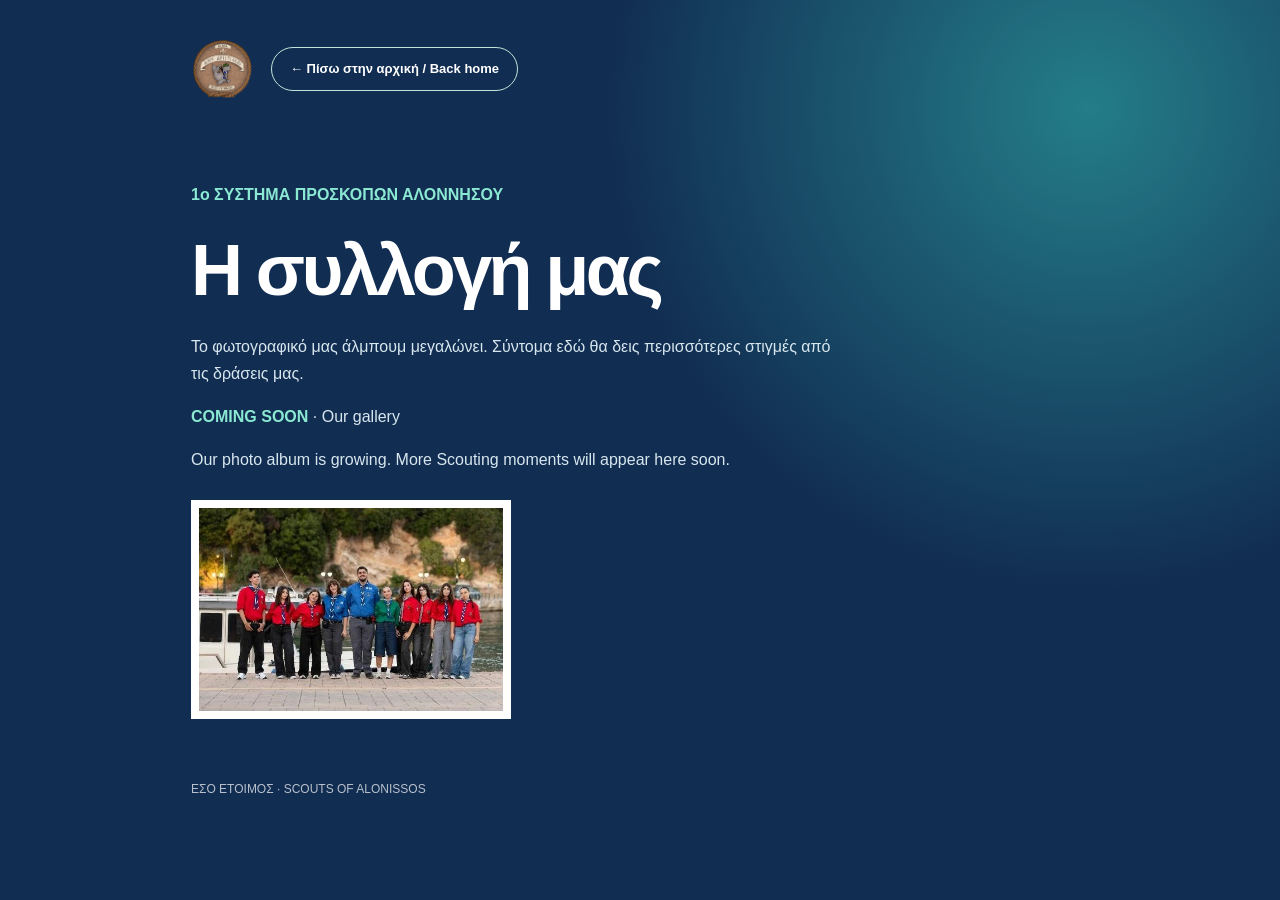
<file: gallery.html>
<!doctype html><html lang="el"><head><meta charset="utf-8"><meta name="viewport" content="width=device-width, initial-scale=1"><title>Η συλλογή μας · Πρόσκοποι Αλοννήσου</title><style>*{box-sizing:border-box}body{margin:0;min-height:100vh;background:radial-gradient(circle at 85% 12%,#247d89 0%,transparent 36%),#112d52;color:#fff;font:16px/1.7 'Trebuchet MS',Arial,sans-serif}main{max-width:950px;margin:0 auto;padding:38px 26px 100px}nav{display:flex;gap:18px;align-items:center;margin-bottom:9vh}nav img{width:62px}a{color:inherit}a.back{font-size:13px;text-decoration:none;font-weight:bold;border:1px solid #bfe4d9;border-radius:100px;padding:10px 18px}a.back:hover{background:#fff;color:#132d53}h1{font-size:clamp(34px,7vw,72px);line-height:1.12;letter-spacing:-.05em;margin:22px 0}p{max-width:650px;color:#d8e7ee}strong{color:#8be9d3}footer{opacity:.7;margin-top:60px;font-size:12px}section img{width:min(320px,90%);border:8px solid #fff;display:block;margin-top:26px}section a{color:#96f0d9}</style></head><body><main><nav><img src="assets/seal.webp" alt="Έμβλημα Προσκόπων Αλοννήσου"><a class="back" href="index.html">← Πίσω στην αρχική / Back home</a></nav><section><p><strong>1ο ΣΥΣΤΗΜΑ ΠΡΟΣΚΟΠΩΝ ΑΛΟΝΝΗΣΟΥ</strong></p><h1>Η συλλογή μας</h1><p>Το φωτογραφικό μας άλμπουμ μεγαλώνει. Σύντομα εδώ θα δεις περισσότερες στιγμές από τις δράσεις μας.</p><p><strong>COMING SOON</strong> · Our gallery</p><p>Our photo album is growing. More Scouting moments will appear here soon.</p><img src="assets/scouts-group.webp" alt="Η συλλογή μας" loading="lazy"></section><footer>ΕΣΟ ΕΤΟΙΜΟΣ · SCOUTS OF ALONISSOS</footer></main></body></html>
</file>
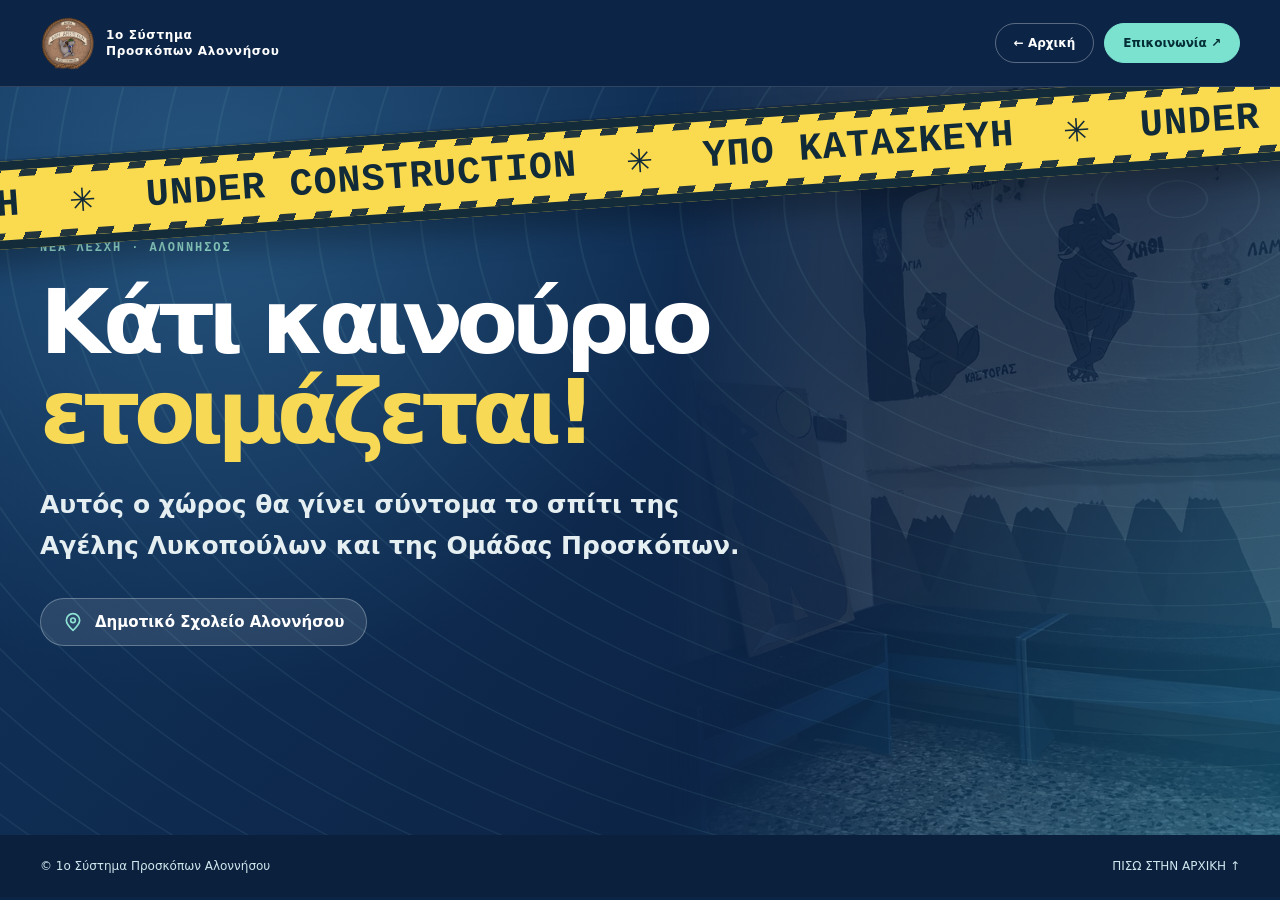
<file: huts/painted.html>
<!doctype html>
<html lang="el">
<head>
<meta charset="utf-8">
<meta name="viewport" content="width=device-width,initial-scale=1">
<meta name="theme-color" content="#0c2446">
<meta name="description" content="Η νέα λέσχη της Αγέλης Λυκοπούλων και της Ομάδας Προσκόπων στο Δημοτικό Σχολείο Αλοννήσου. Υπό κατασκευή.">
<link rel="icon" href="../assets/seal.webp" type="image/webp">
<title>Λέσχη Αγέλης και Προσκόπων · Υπό κατασκευή</title>
<style>
:root{--navy:#0c2446;--ink:#122e51;--teal:#58cfc4;--yellow:#fada4e}
*{box-sizing:border-box}html{scroll-behavior:smooth}body{margin:0;background:var(--navy);font-family:'Trebuchet MS','DejaVu Sans',Arial,sans-serif;color:#fff;-webkit-font-smoothing:antialiased;overflow-x:hidden}a{color:inherit;text-decoration:none}img{display:block;max-width:100%}h1,p{margin:0}.container{width:calc(100% - 72px);max-width:1200px;margin:auto}:focus-visible{outline:3px solid var(--teal);outline-offset:4px}
.site-header{background:#0c2446;color:#fff;position:relative;z-index:10;border-bottom:1px solid rgba(255,255,255,.15)}.header-inner{min-height:86px;display:flex;align-items:center;gap:26px;justify-content:space-between}.brand{display:flex;align-items:center;gap:11px;font-weight:900;letter-spacing:.055em;font-size:12px;line-height:1.35}.brand img{width:55px;height:55px;object-fit:contain}.top-actions{display:flex;align-items:center;gap:10px}.nav-link{font-size:12px;font-weight:800;padding:12px 18px;border:1px solid rgba(255,255,255,.32);border-radius:100px}.nav-link:hover{background:rgba(255,255,255,.1)}.nav-link.contact{color:#042e35;background:#7be2d0;border-color:#7be2d0}.nav-link.contact:hover{background:#a5f0e4}
.under-construction{min-height:calc(100svh - 86px - 66px);position:relative;isolation:isolate;overflow:hidden;background:radial-gradient(circle at 16% 14%,#25547d 0%,transparent 40%),linear-gradient(130deg,#12345d,#0c2446 67%,#155575);display:flex;align-items:center;padding:120px 0 155px}
.under-construction:before{content:"";position:absolute;inset:0;background:repeating-radial-gradient(ellipse 450px 280px at 92% 15%,transparent 0 28px,rgba(151,222,218,.13) 29px 30px,transparent 31px 52px);opacity:.6;z-index:-1}
.room-backdrop{position:absolute;inset:0 0 0 52%;background:url('../assets/clubroom-new-mural.webp') center 47%/cover no-repeat;opacity:.18;filter:saturate(.65);mask-image:linear-gradient(90deg,transparent,#000 40%);pointer-events:none}
.message{position:relative;z-index:2;max-width:920px}
.eyebrow{font:900 12px 'Courier New',monospace;letter-spacing:.16em;color:#9be8da;margin-bottom:22px;text-transform:uppercase}
h1{font-size:clamp(54px,7vw,106px);line-height:1.01;letter-spacing:-.073em;font-weight:900;max-width:920px}h1 em{font-style:normal;color:#f7d955}
.description{font-size:clamp(19px,2.2vw,25px);line-height:1.65;max-width:700px;margin-top:26px;color:#e5eff2;font-weight:600}
.location{display:inline-flex;gap:12px;align-items:center;margin-top:32px;padding:13px 22px;background:rgba(255,255,255,.1);border:1px solid rgba(230,244,244,.3);border-radius:999px;font-size:15px;font-weight:800;color:#fff}.location svg{height:20px;width:20px;flex:none;color:#8de2d4}
/* One continuous caution tape, stretched fully across the viewport on a diagonal. */
.caution-tape{position:absolute;z-index:3;left:50%;top:4%;width:125vw;min-width:1400px;transform:translateX(-50%) rotate(-4deg);background:var(--yellow);color:#122b39;box-shadow:0 17px 29px rgba(0,0,0,.27),0 -2px 0 rgba(0,0,0,.13);border-block:9px solid #142b3a;overflow:hidden;pointer-events:none}
.caution-tape:before,.caution-tape:after{content:"";position:absolute;left:0;right:0;height:7px;background:repeating-linear-gradient(115deg,#172c3b 0 15px,transparent 15px 33px);opacity:.95}.caution-tape:before{top:0}.caution-tape:after{bottom:0}
.tape-text{display:flex;gap:50px;align-items:center;white-space:nowrap;justify-content:center;min-height:70px;padding:10px 25px;font:900 clamp(22px,3vw,42px) 'Courier New',monospace;letter-spacing:.025em}
.tape-text span{display:inline-block}.tape-text b{font-size:42px;line-height:1}
.site-footer{background:#0b203c;color:#cfe7ee;padding:24px 0;font-size:12px}.footer-inner{display:flex;justify-content:space-between;align-items:center;gap:20px}.site-footer a:hover{color:#8de2d4}
@media(max-width:760px){.container{width:calc(100% - 34px)}.header-inner{min-height:76px}.brand{font-size:10px}.brand img{width:44px;height:44px}.nav-link{font-size:11px;padding:10px 12px}.nav-link.contact{display:none}.under-construction{min-height:calc(100svh - 76px - 64px);padding:190px 0 75px;align-items:center}.caution-tape{top:13%;width:180vw;min-width:750px;transform:translateX(-50%) rotate(-12deg)}.tape-text{font-size:23px;min-height:56px;gap:32px}.tape-text b{font-size:27px}h1{font-size:clamp(43px,11vw,69px)}.description{font-size:17px}.location{font-size:13px;padding:11px 15px}.site-footer{font-size:10px}}
@media(prefers-reduced-motion:reduce){*,*:before,*:after{scroll-behavior:auto!important}}
</style>
</head>
<body>
<header class="site-header"><div class="container header-inner">
  <a class="brand" href="../index.html"><img src="../assets/seal.webp" alt=""><span>1ο Σύστημα<br>Προσκόπων Αλοννήσου</span></a>
  <nav class="top-actions" aria-label="Πλοήγηση"><a class="nav-link" href="../index.html">← Αρχική</a><a class="nav-link contact" href="../contact.html">Επικοινωνία ↗</a></nav>
</div></header>
<main class="under-construction">
  <div class="room-backdrop" aria-hidden="true"></div>
  <div class="caution-tape" aria-hidden="true"><div class="tape-text"><span>ΥΠΟ ΚΑΤΑΣΚΕΥΗ</span><b>✳</b><span>UNDER CONSTRUCTION</span><b>✳</b><span>ΥΠΟ ΚΑΤΑΣΚΕΥΗ</span><b>✳</b><span>UNDER CONSTRUCTION</span></div></div>
  <div class="container"><div class="message">
    <p class="eyebrow">ΝΕΑ ΛΕΣΧΗ · ΑΛΟΝΝΗΣΟΣ</p>
    <h1>Κάτι καινούριο <em>ετοιμάζεται!</em></h1>
    <p class="description">Αυτός ο χώρος θα γίνει σύντομα το σπίτι της <strong>Αγέλης Λυκοπούλων</strong> και της <strong>Ομάδας Προσκόπων</strong>.</p>
    <div class="location"><svg viewBox="0 0 24 24" fill="none" stroke="currentColor" stroke-width="2" stroke-linejoin="round" aria-hidden="true"><path d="M20 10c0 5-8 12-8 12S4 15 4 10a8 8 0 1 1 16 0Z"/><circle cx="12" cy="10" r="2.8"/></svg><span>Δημοτικό Σχολείο Αλοννήσου</span></div>
  </div></div>
</main>
<footer class="site-footer"><div class="container footer-inner"><span>© 1ο Σύστημα Προσκόπων Αλοννήσου</span><a href="../index.html">ΠΙΣΩ ΣΤΗΝ ΑΡΧΙΚΗ ↑</a></div></footer>
</body>
</html>
</file>
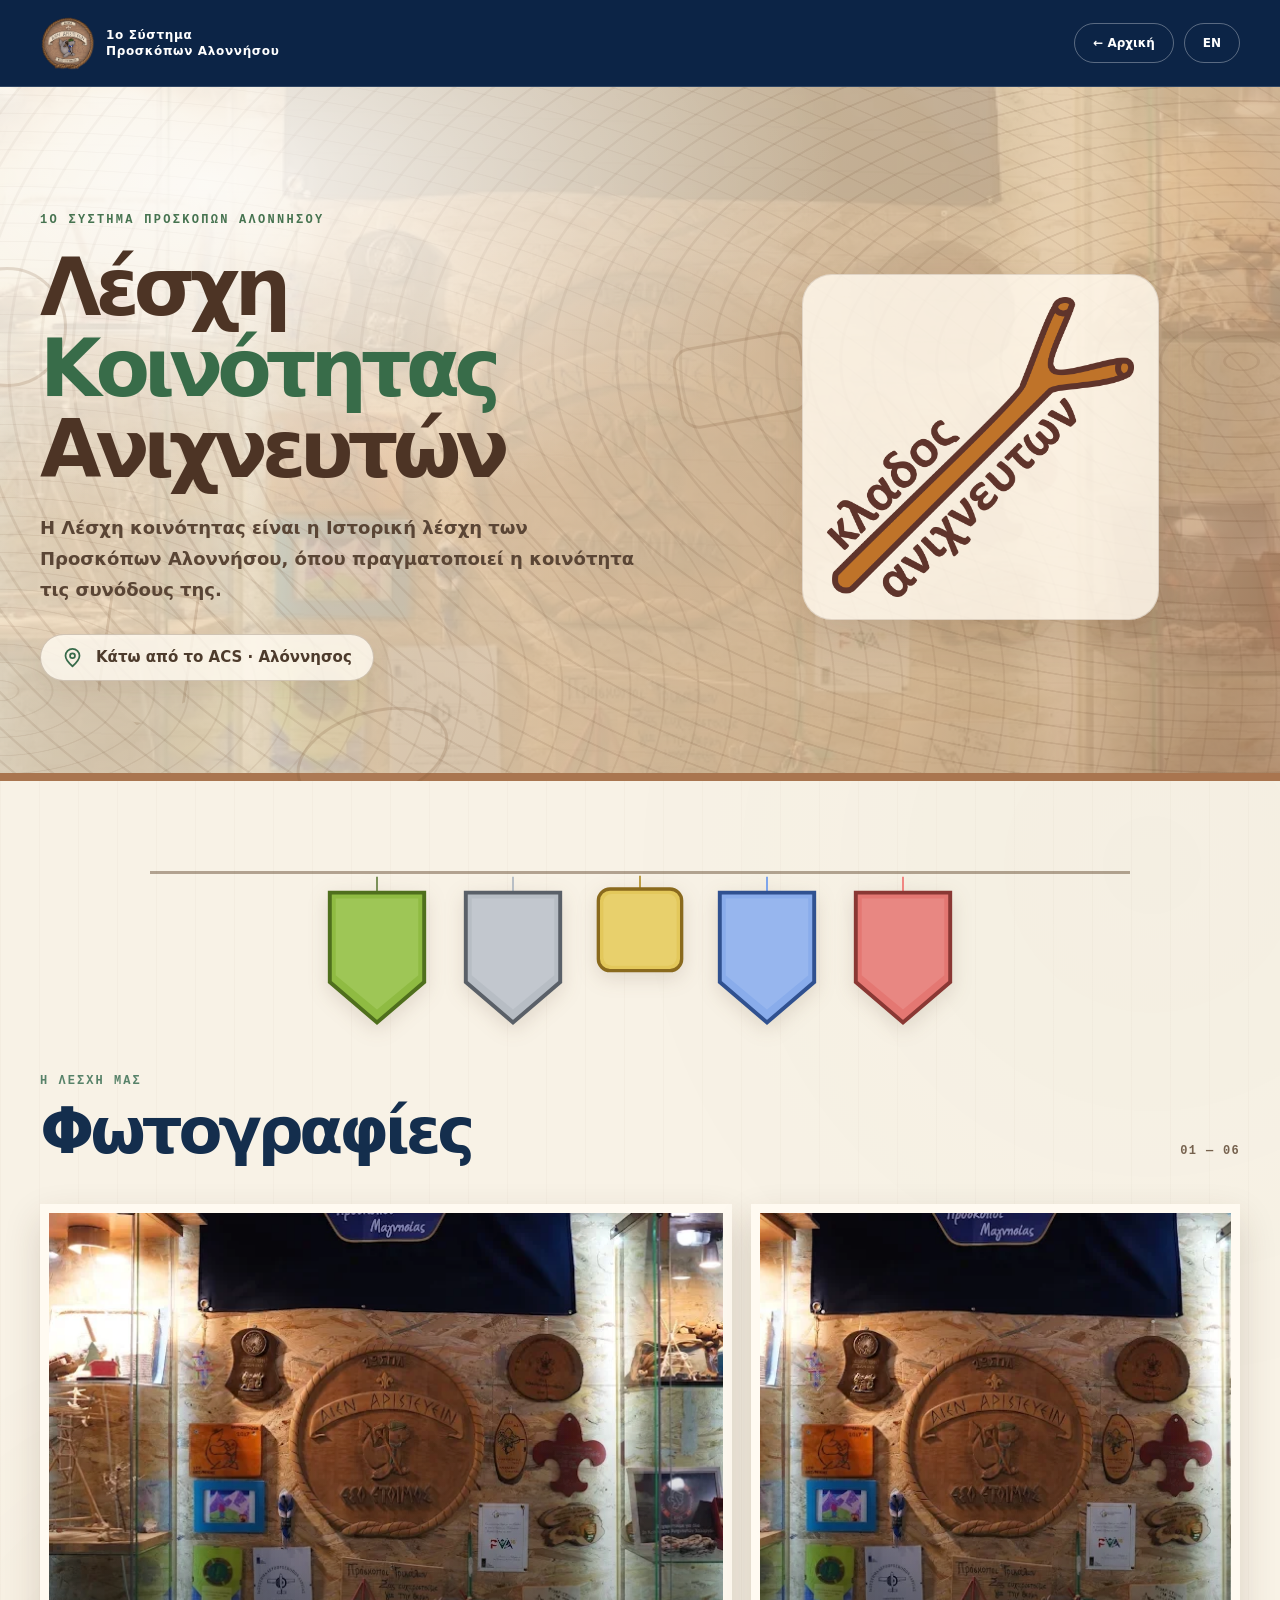
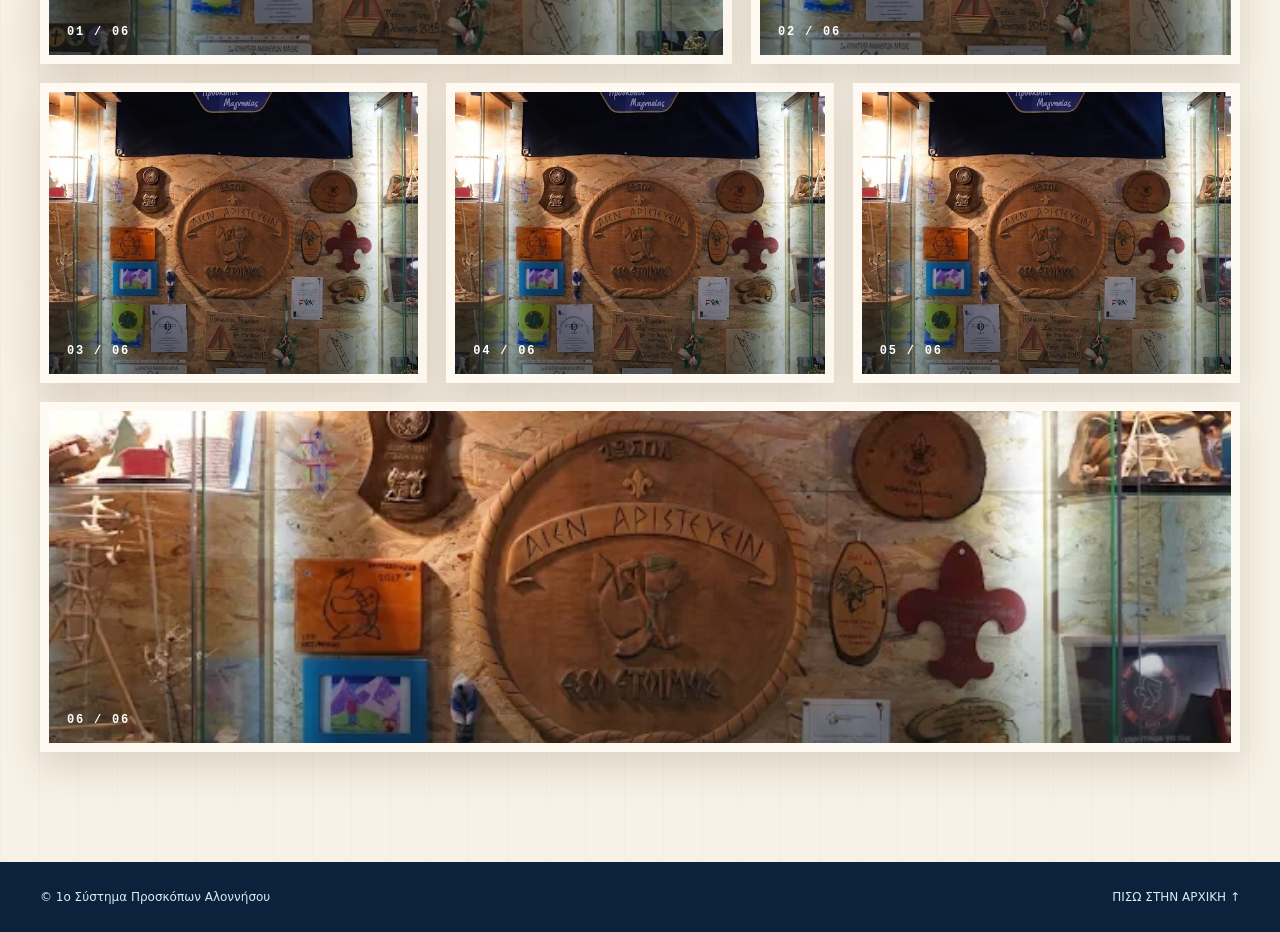
<file: huts/wooden.html>
<!doctype html>
<html lang="el">
<head>
<meta charset="utf-8">
<meta name="viewport" content="width=device-width,initial-scale=1">
<meta name="theme-color" content="#11294b">
<meta name="description" content="Λέσχη Κοινότητας Ανιχνευτών του 1ου Συστήματος Προσκόπων Αλοννήσου. Κάτω από το ACS, στην Αλόννησο.">
<link rel="icon" href="../assets/seal.webp" type="image/webp">
<title>Λέσχη Κοινότητας Ανιχνευτών · Πρόσκοποι Αλοννήσου</title>
<style>
:root{
  --navy:#0f2848;
  --teal:#36b5ad;
  --cream:#f4ecde;
  --paper:#fffaf1;
  --wood:#9a6a46;
  --wood-dark:#5f3e2a;
  --brown:#4f3425;
  --gold:#dec15a;
  --gold-dark:#8a6a1d;
  --green:#8fbb42;
  --green-dark:#4f6f1d;
  --gray:#b7bdc4;
  --gray-dark:#5a6068;
  --blue:#89aceb;
  --blue-dark:#305190;
  --red:#e47772;
  --red-dark:#8a3834;
  --max:1200px;
}
*{box-sizing:border-box}
html{scroll-behavior:smooth}
body{margin:0;color:var(--brown);font-family:'Trebuchet MS','DejaVu Sans',Arial,sans-serif;background:var(--cream);-webkit-font-smoothing:antialiased}
a{color:inherit;text-decoration:none}img{display:block;max-width:100%}p,h1,h2,figure{margin:0}.container{max-width:var(--max);width:calc(100% - 72px);margin:auto}
:focus-visible{outline:3px solid var(--teal);outline-offset:4px}
.site-header{background:#0c2446;color:#fff;position:relative;z-index:20;border-bottom:1px solid rgba(255,255,255,.15)}
.header-inner{min-height:86px;display:flex;align-items:center;gap:26px;justify-content:space-between}
.brand{display:flex;align-items:center;gap:11px;font-weight:900;letter-spacing:.055em;font-size:12px;line-height:1.35}
.brand img{width:55px;height:55px;object-fit:contain}
.top-actions{display:flex;align-items:center;gap:10px;flex-wrap:wrap}
.nav-link,.lang-toggle{font-size:12px;font-weight:800;padding:12px 18px;border:1px solid rgba(255,255,255,.32);border-radius:100px;transition:background .2s, color .2s;cursor:pointer;background:transparent;color:#fff;font-family:inherit}
.nav-link:hover,.lang-toggle:hover{background:rgba(255,255,255,.1)}
.lang-toggle.active{background:#7be2d0;border-color:#7be2d0;color:#042e35}
main{overflow:hidden}
.wood-hero{position:relative;isolation:isolate;min-height:660px;background:
  linear-gradient(114deg,rgba(249,241,222,.88) 2%,rgba(225,194,153,.78) 75%,rgba(160,110,74,.72)),
  repeating-linear-gradient(2deg,rgba(114,72,40,.10) 0 2px,transparent 2px 42px),
  #e4cba9;
  border-bottom:8px solid #a9754f;
}
.wood-hero::before{content:"";position:absolute;inset:0;background:url('../assets/heritage-wall.webp') center/cover no-repeat;opacity:.16;filter:saturate(.85) contrast(.95);z-index:0}
.wood-hero::after{content:"";position:absolute;inset:0;background:
  radial-gradient(ellipse at 16% 14%,rgba(255,255,255,.78) 0%,transparent 42%),
  repeating-radial-gradient(ellipse 420px 220px at 97% 40%,transparent 0 15px,rgba(92,55,29,.10) 16px 18px,transparent 19px 32px),
  repeating-radial-gradient(ellipse 390px 210px at 0% 88%,transparent 0 17px,rgba(92,55,29,.08) 18px 19px,transparent 20px 34px);
  z-index:0}
.hero-inner{position:relative;z-index:2;min-height:660px;display:grid;grid-template-columns:1.08fr .92fr;gap:6%;align-items:center;padding:126px 0 92px}
.hero-copy{position:relative;z-index:2}
.eyebrow{color:#467350;text-transform:uppercase;letter-spacing:.19em;font:bold 12px 'Courier New',monospace;margin-bottom:21px}
h1{font-size:clamp(48px,6.2vw,88px);letter-spacing:-.075em;line-height:1.02;color:#4d3425;font-weight:900;max-width:700px;text-wrap:balance}
h1 em{font-style:normal;color:#386c49}
.hero-text{margin-top:22px;max-width:58ch;font-size:18px;line-height:1.72;color:#5a4535;font-weight:700}
.location{display:inline-flex;align-items:center;gap:13px;border:1px solid rgba(83,56,35,.25);background:rgba(255,251,241,.82);box-shadow:0 7px 25px rgba(78,52,28,.08);color:#4d3b2c;border-radius:99px;padding:12px 21px;margin-top:28px;font-size:15px;font-weight:800}
.location svg{width:21px;height:21px;flex:none;color:#376a4a}
.hero-logo-wrap{display:flex;justify-content:center;align-items:center}
.explorers-logo-badge{display:inline-flex;justify-content:center;align-items:center;background:rgba(255,248,236,.84);border:1px solid rgba(80,53,37,.14);border-radius:30px;padding:22px 24px;box-shadow:0 16px 40px rgba(71,46,24,.14)}
.explorers-logo-badge img{height:300px;width:auto;max-width:min(100%,380px)}
.keepsake{position:absolute;z-index:1;pointer-events:none;opacity:.19;border:3px solid #805b3c;background:rgba(255,250,221,.18)}
.keepsake.round{width:120px;height:120px;left:-53px;top:180px;border-radius:50%}
.keepsake.shield{width:125px;height:145px;right:4%;bottom:12px;clip-path:polygon(50% 0,94% 13%,94% 61%,50% 100%,6% 61%,6% 13%)}
.keepsake.oval{width:157px;height:90px;border-radius:50%;left:23%;bottom:-28px;transform:rotate(-18deg)}
.keepsake.plaque{width:130px;height:82px;right:37%;top:252px;border-radius:18px;transform:rotate(-10deg)}
.keepsake.pennant{width:89px;height:136px;left:8%;bottom:47px;clip-path:polygon(0 0,100% 0,100% 78%,50% 100%,0 78%);transform:rotate(8deg)}
.gallery-section{position:relative;isolation:isolate;background:#f8f2e6;padding:82px 0 110px}
.gallery-section:before{content:"";position:absolute;inset:0;z-index:-1;opacity:.37;background:
  repeating-linear-gradient(90deg,rgba(117,81,51,.075) 0 1px,transparent 1px 39px),
  radial-gradient(circle at 20% 60%,rgba(174,116,65,.13),transparent 35%),
  radial-gradient(circle at 90% 5%,rgba(87,116,76,.07),transparent 30%)}
.flags-row{position:relative;display:flex;justify-content:center;align-items:flex-start;gap:18px;margin:0 auto 38px;padding-top:6px;max-width:980px}
.flags-row::before{content:"";position:absolute;left:0;right:0;top:8px;height:3px;background:rgba(91,65,39,.45)}
.flag-art{position:relative;width:clamp(80px,10vw,118px);display:flex;justify-content:center;align-items:flex-start;z-index:1}
.flag-art svg{display:block;width:100%;height:auto;filter:drop-shadow(0 6px 10px rgba(85,57,33,.14))}
.flag-art.rect{width:clamp(74px,9vw,100px)}
.section-head{display:flex;align-items:end;justify-content:space-between;gap:20px;margin-bottom:38px}
.section-kicker{font:900 12px 'Courier New',monospace;letter-spacing:.17em;color:#578269;margin-bottom:10px}
h2{color:#142e4d;font-size:clamp(39px,5vw,65px);line-height:1.06;letter-spacing:-.065em}
.photo-count{font:900 12px 'Courier New',monospace;letter-spacing:.11em;color:#76624e;padding-bottom:8px}
.gallery-grid{display:grid;grid-template-columns:repeat(12,minmax(0,1fr));grid-auto-flow:dense;gap:19px}
.gallery-tile{position:relative;margin:0;overflow:hidden;background:#b68c66;border:9px solid #fffaf1;box-shadow:0 15px 35px rgba(69,46,23,.16);min-height:270px}
.gallery-tile:nth-child(1){grid-column:span 7;height:460px}.gallery-tile:nth-child(2){grid-column:span 5;height:460px}.gallery-tile:nth-child(3),.gallery-tile:nth-child(4),.gallery-tile:nth-child(5){grid-column:span 4;height:300px}.gallery-tile:nth-child(6){grid-column:span 12;height:350px}
.gallery-tile img{display:block;width:100%;height:100%;object-fit:cover;transition:transform .45s ease;object-position:center}
.gallery-tile:hover img{transform:scale(1.055)}
.gallery-tile:after{content:"";position:absolute;inset:40% 0 0;background:linear-gradient(transparent,rgba(15,28,27,.36));pointer-events:none}
.photo-index{position:absolute;bottom:16px;left:18px;z-index:1;color:#fff;font:900 12px 'Courier New',monospace;letter-spacing:.15em}
.site-footer{background:#0c213c;color:#dcebf0;padding:28px 0;font-size:12px}
.footer-inner{display:flex;align-items:center;justify-content:space-between;gap:20px}.site-footer a:hover{color:#8fe7d2}
@media(max-width:960px){.hero-inner{grid-template-columns:1fr;gap:38px;padding-top:116px}.hero-logo-wrap{justify-content:flex-start}.explorers-logo-badge img{height:180px}.flags-row{gap:10px}.gallery-tile:nth-child(1),.gallery-tile:nth-child(2){grid-column:span 6;height:340px}.gallery-tile:nth-child(3),.gallery-tile:nth-child(4),.gallery-tile:nth-child(5){grid-column:span 4;height:230px}}
@media(max-width:620px){.container{width:calc(100% - 34px)}.header-inner{min-height:76px}.brand{font-size:10px}.brand img{width:44px;height:44px}.nav-link,.lang-toggle{font-size:11px;padding:10px 12px}.hero-inner{min-height:0;padding:98px 0 68px}h1{font-size:clamp(42px,10.8vw,58px)}.hero-text{font-size:15px}.location{font-size:13px;padding:10px 15px}.explorers-logo-badge{padding:16px 18px}.explorers-logo-badge img{height:128px}.gallery-section{padding:64px 0 80px}.flags-row{gap:6px;margin-bottom:28px}.flag-art{width:17.2vw}.flag-art.rect{width:16vw}.gallery-grid{gap:11px}.gallery-tile{border-width:6px;min-height:0}.gallery-tile:nth-child(n){grid-column:span 6;height:240px}.gallery-tile:nth-child(1),.gallery-tile:nth-child(6){grid-column:span 12;height:300px}.photo-count{font-size:10px}.site-footer{font-size:10px}.footer-inner{align-items:start}}
@media(prefers-reduced-motion:reduce){*,*:before,*:after{scroll-behavior:auto!important;transition:none!important}}
</style>
</head>
<body>
<header class="site-header">
  <div class="container header-inner">
    <a class="brand" href="../index.html"><img src="../assets/seal.webp" alt=""><span>1ο Σύστημα<br>Προσκόπων Αλοννήσου</span></a>
    <nav class="top-actions" aria-label="Navigation">
      <a class="nav-link" href="../index.html" data-el="← Αρχική" data-en="← Home">← Αρχική</a>
      <button class="lang-toggle" id="langToggle" type="button" aria-pressed="false">EN</button>
    </nav>
  </div>
</header>
<main>
<section class="wood-hero" aria-labelledby="hut-title">
  <span class="keepsake round" aria-hidden="true"></span>
  <span class="keepsake shield" aria-hidden="true"></span>
  <span class="keepsake oval" aria-hidden="true"></span>
  <span class="keepsake plaque" aria-hidden="true"></span>
  <span class="keepsake pennant" aria-hidden="true"></span>
  <div class="container hero-inner">
    <div class="hero-copy">
      <p class="eyebrow" data-el="1ο Σύστημα Προσκόπων Αλοννήσου" data-en="1st Scout Group of Alonissos">1ο Σύστημα Προσκόπων Αλοννήσου</p>
      <h1 id="hut-title" data-el="Λέσχη <em>Κοινότητας</em> Ανιχνευτών" data-en="<em>Explorer</em> Unit Hut">Λέσχη <em>Κοινότητας</em> Ανιχνευτών</h1>
      <p class="hero-text" data-el="Η Λέσχη κοινότητας είναι η Ιστορική λέσχη των Προσκόπων Αλοννήσου, όπου πραγματοποιεί η κοινότητα τις συνόδους της." data-en="The Explorer Unit hut is the historic Scout hut of the Scouts of Alonissos, where the Explorer Unit holds its meetings.">Η Λέσχη κοινότητας είναι η Ιστορική λέσχη των Προσκόπων Αλοννήσου, όπου πραγματοποιεί η κοινότητα τις συνόδους της.</p>
      <div class="location"><svg viewBox="0 0 24 24" fill="none" stroke="currentColor" stroke-width="2" stroke-linejoin="round" aria-hidden="true"><path d="M20 10c0 5-8 12-8 12S4 15 4 10a8 8 0 1 1 16 0Z"/><circle cx="12" cy="10" r="2.8"/></svg><span data-el="Κάτω από το ACS · Αλόννησος" data-en="Under ACS · Alonissos">Κάτω από το ACS · Αλόννησος</span></div>
    </div>
    <div class="hero-logo-wrap">
      <div class="explorers-logo-badge"><img src="../assets/explorers-logo.png" alt="Κλάδος Ανιχνευτών"></div>
    </div>
  </div>
</section>
<section class="gallery-section" id="photos">
  <div class="container">
    <div class="flags-row" aria-hidden="true">
      <span class="flag-art">
        <svg viewBox="0 0 120 170" xmlns="http://www.w3.org/2000/svg"><path d="M60 8 L60 24" stroke="#7a8f57" stroke-width="2"/><path d="M12 24 H108 V115 L60 156 L12 115 Z" fill="#8fbb42" stroke="#4f6f1d" stroke-width="4"/><path d="M18 30 H102 V108 L60 143 L18 108 Z" fill="#eaffc3" opacity=".16"/></svg>
      </span>
      <span class="flag-art">
        <svg viewBox="0 0 120 170" xmlns="http://www.w3.org/2000/svg"><path d="M60 8 L60 24" stroke="#b7bdc4" stroke-width="2"/><path d="M12 24 H108 V115 L60 156 L12 115 Z" fill="#b7bdc4" stroke="#5a6068" stroke-width="4"/><path d="M18 30 H102 V108 L60 143 L18 108 Z" fill="#f6f9ff" opacity=".16"/></svg>
      </span>
      <span class="flag-art rect">
        <svg viewBox="0 0 120 146" xmlns="http://www.w3.org/2000/svg"><path d="M60 8 L60 24" stroke="#b18d26" stroke-width="2"/><rect x="10" y="24" width="100" height="98" rx="14" fill="#e3c85b" stroke="#8a6a1d" stroke-width="4"/><rect x="16" y="30" width="88" height="86" rx="10" fill="#fff5c7" opacity=".16"/></svg>
      </span>
      <span class="flag-art">
        <svg viewBox="0 0 120 170" xmlns="http://www.w3.org/2000/svg"><path d="M60 8 L60 24" stroke="#7ca4eb" stroke-width="2"/><path d="M12 24 H108 V115 L60 156 L12 115 Z" fill="#89aceb" stroke="#305190" stroke-width="4"/><path d="M18 30 H102 V108 L60 143 L18 108 Z" fill="#dce8ff" opacity=".16"/></svg>
      </span>
      <span class="flag-art">
        <svg viewBox="0 0 120 170" xmlns="http://www.w3.org/2000/svg"><path d="M60 8 L60 24" stroke="#f08580" stroke-width="2"/><path d="M12 24 H108 V115 L60 156 L12 115 Z" fill="#e47772" stroke="#8a3834" stroke-width="4"/><path d="M18 30 H102 V108 L60 143 L18 108 Z" fill="#ffd6d3" opacity=".16"/></svg>
      </span>
    </div>
    <div class="section-head"><div><p class="section-kicker" data-el="Η ΛΕΣΧΗ ΜΑΣ" data-en="OUR HUT">Η ΛΕΣΧΗ ΜΑΣ</p><h2 data-el="Φωτογραφίες" data-en="Photos">Φωτογραφίες</h2></div><span class="photo-count">01 — 06</span></div>
    <div class="gallery-grid">
      <figure class="gallery-tile"><img src="../assets/heritage-wall.webp" alt="Λέσχη Κοινότητας — φωτογραφία 1" loading="lazy"><span class="photo-index">01 / 06</span></figure>
      <figure class="gallery-tile"><img src="../assets/heritage-wall.webp" alt="Λέσχη Κοινότητας — φωτογραφία 2" loading="lazy"><span class="photo-index">02 / 06</span></figure>
      <figure class="gallery-tile"><img src="../assets/heritage-wall.webp" alt="Λέσχη Κοινότητας — φωτογραφία 3" loading="lazy"><span class="photo-index">03 / 06</span></figure>
      <figure class="gallery-tile"><img src="../assets/heritage-wall.webp" alt="Λέσχη Κοινότητας — φωτογραφία 4" loading="lazy"><span class="photo-index">04 / 06</span></figure>
      <figure class="gallery-tile"><img src="../assets/heritage-wall.webp" alt="Λέσχη Κοινότητας — φωτογραφία 5" loading="lazy"><span class="photo-index">05 / 06</span></figure>
      <figure class="gallery-tile"><img src="../assets/heritage-wall.webp" alt="Λέσχη Κοινότητας — φωτογραφία 6" loading="lazy"><span class="photo-index">06 / 06</span></figure>
    </div>
  </div>
</section>
</main>
<footer class="site-footer"><div class="container footer-inner"><span>© 1ο Σύστημα Προσκόπων Αλοννήσου</span><a href="../index.html" data-el="ΠΙΣΩ ΣΤΗΝ ΑΡΧΙΚΗ ↑" data-en="BACK HOME ↑">ΠΙΣΩ ΣΤΗΝ ΑΡΧΙΚΗ ↑</a></div></footer>
<script>
(function(){
  const toggle = document.getElementById('langToggle');
  let current = 'el';
  function applyLang(lang){
    current = lang;
    document.documentElement.lang = lang;
    document.querySelectorAll('[data-el][data-en]').forEach(el => {
      const value = lang === 'en' ? el.dataset.en : el.dataset.el;
      el.innerHTML = value;
    });
    toggle.textContent = lang === 'en' ? 'EL' : 'EN';
    toggle.classList.toggle('active', lang === 'en');
    toggle.setAttribute('aria-pressed', lang === 'en' ? 'true' : 'false');
  }
  toggle.addEventListener('click', () => applyLang(current === 'el' ? 'en' : 'el'));
})();
</script>
</body>
</html>
</file>
